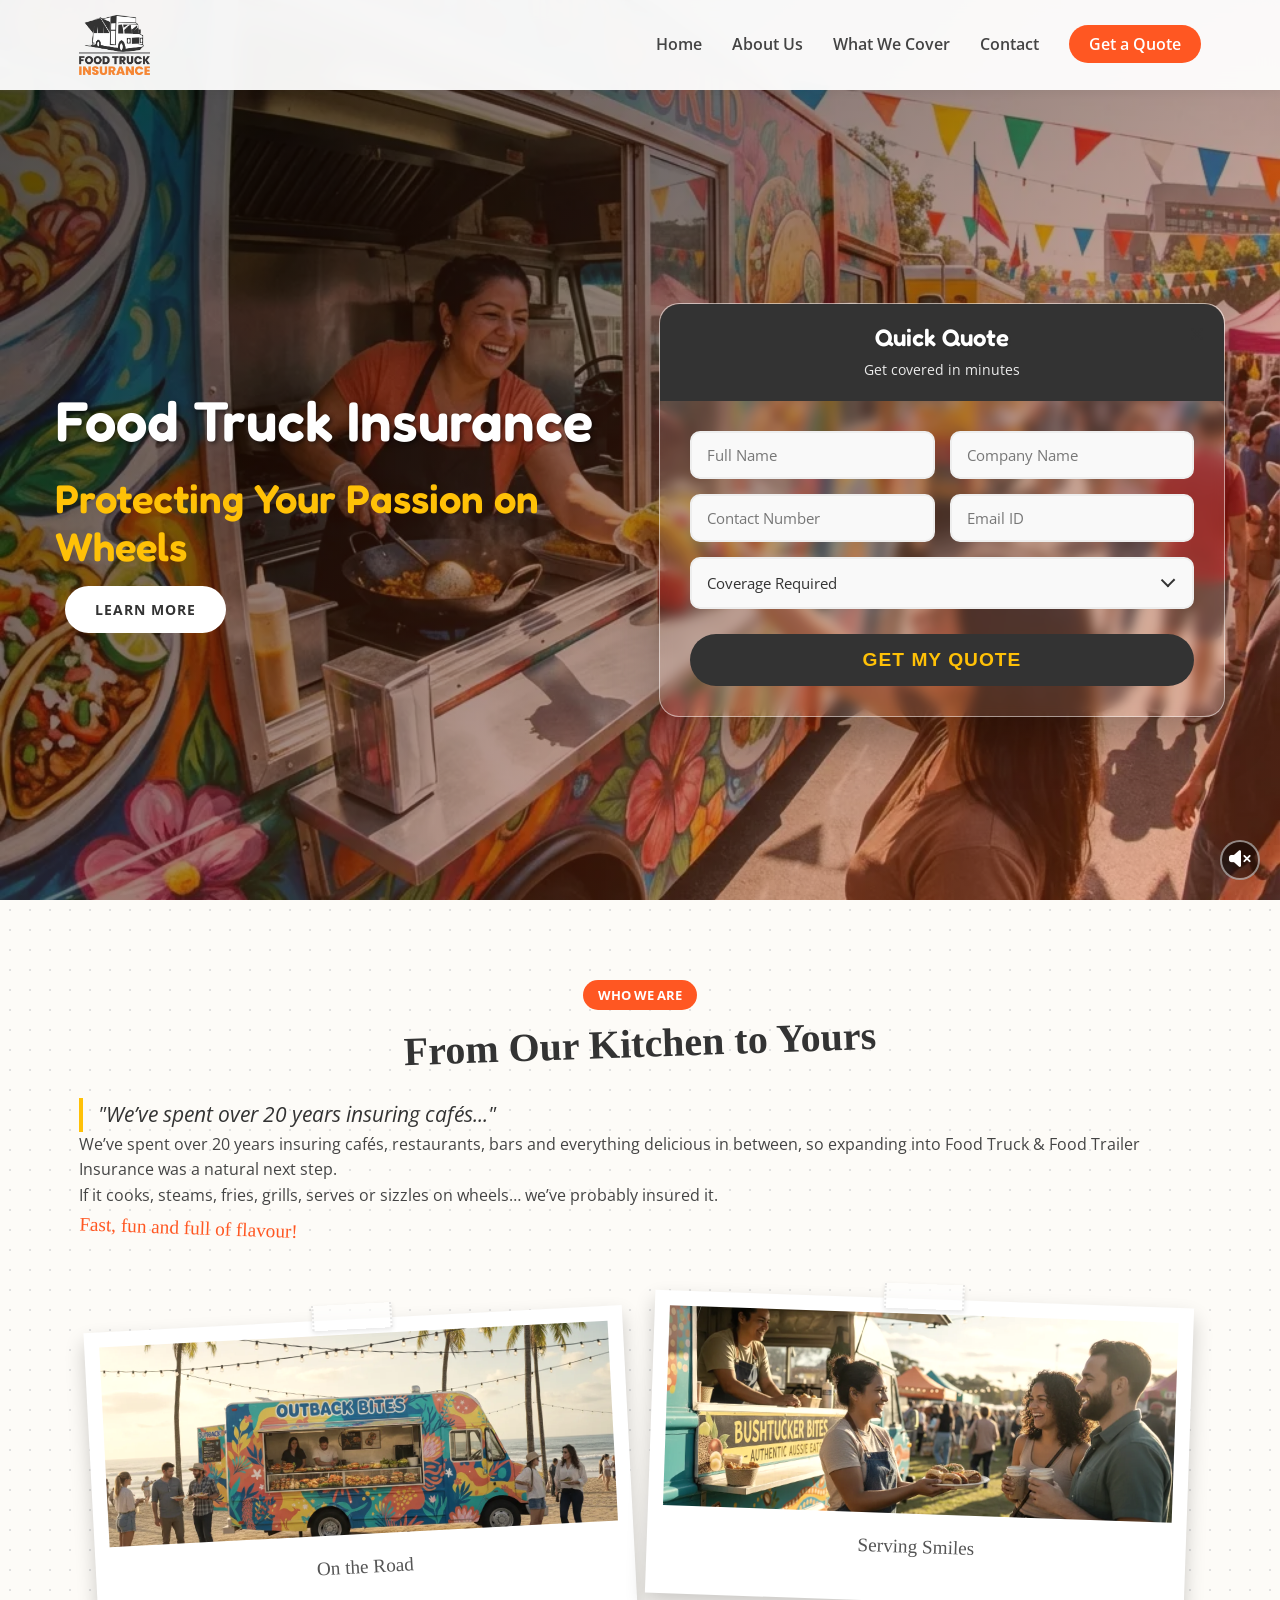
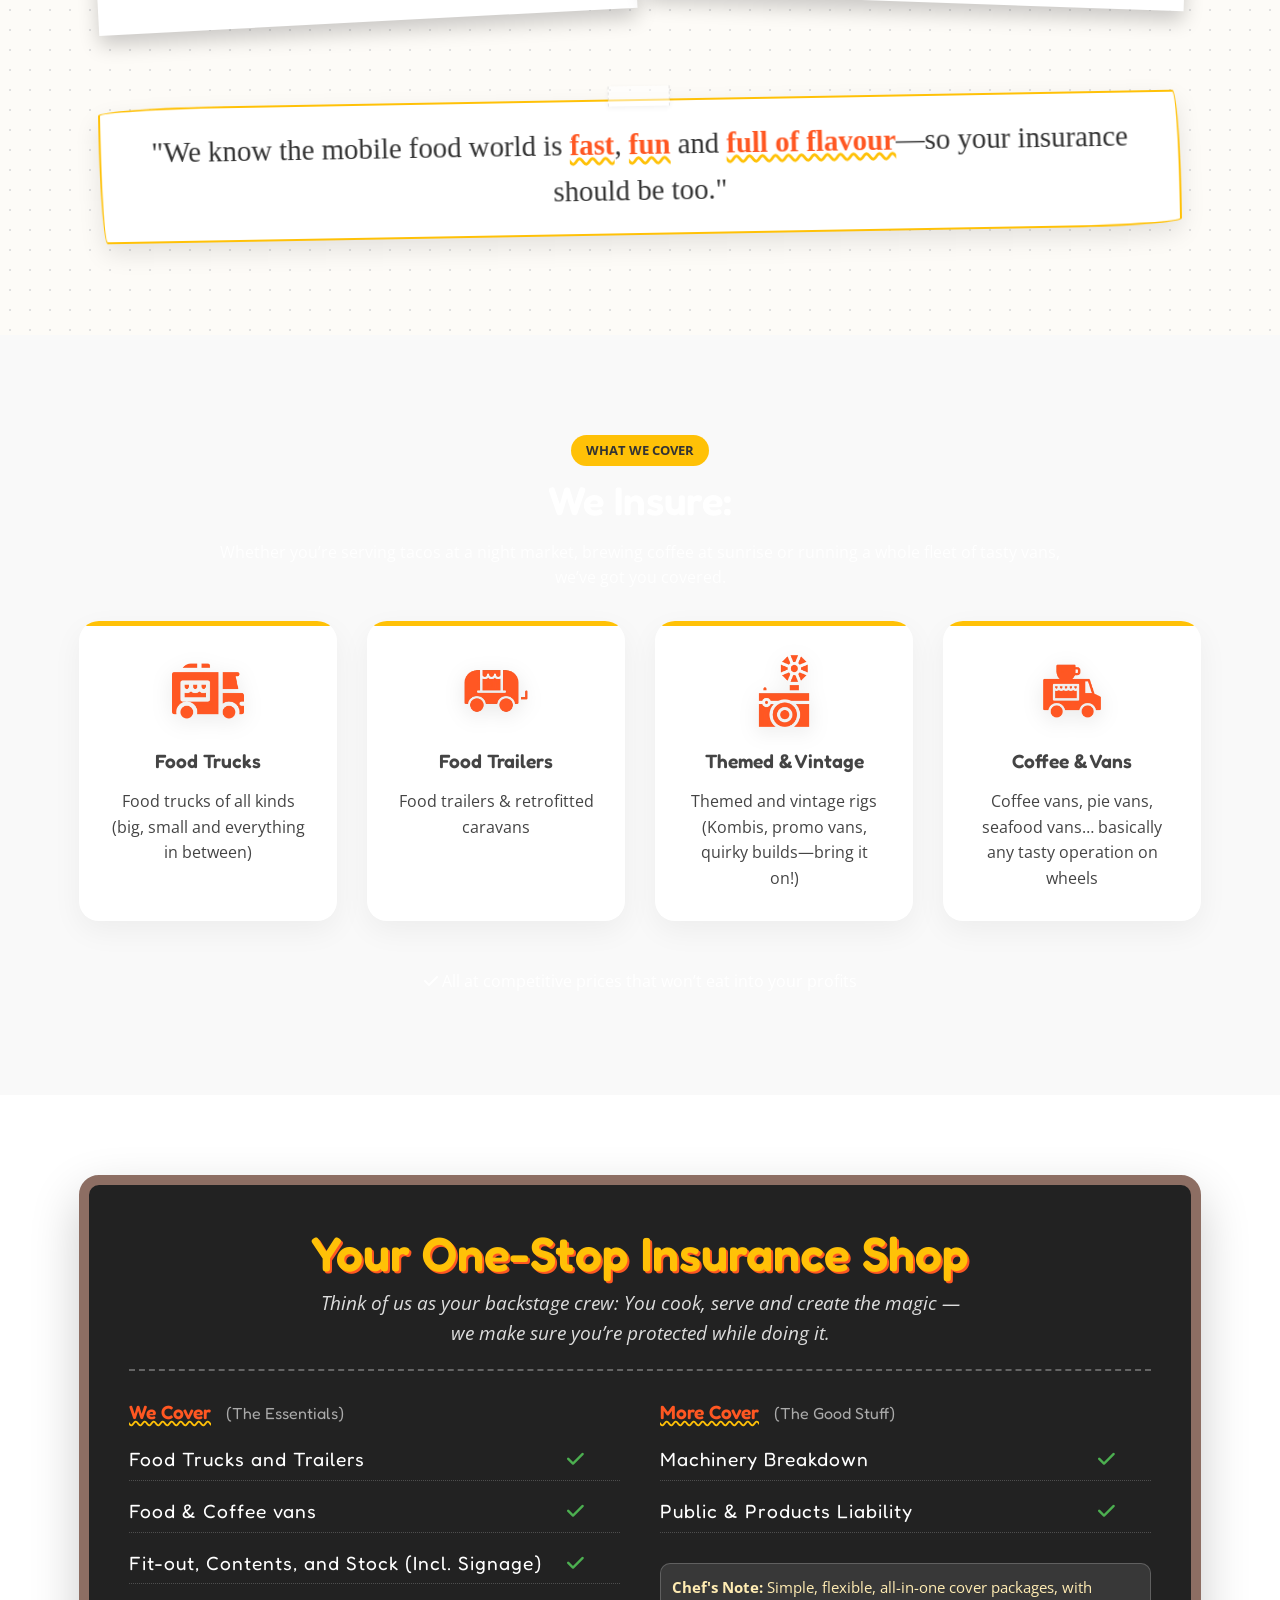
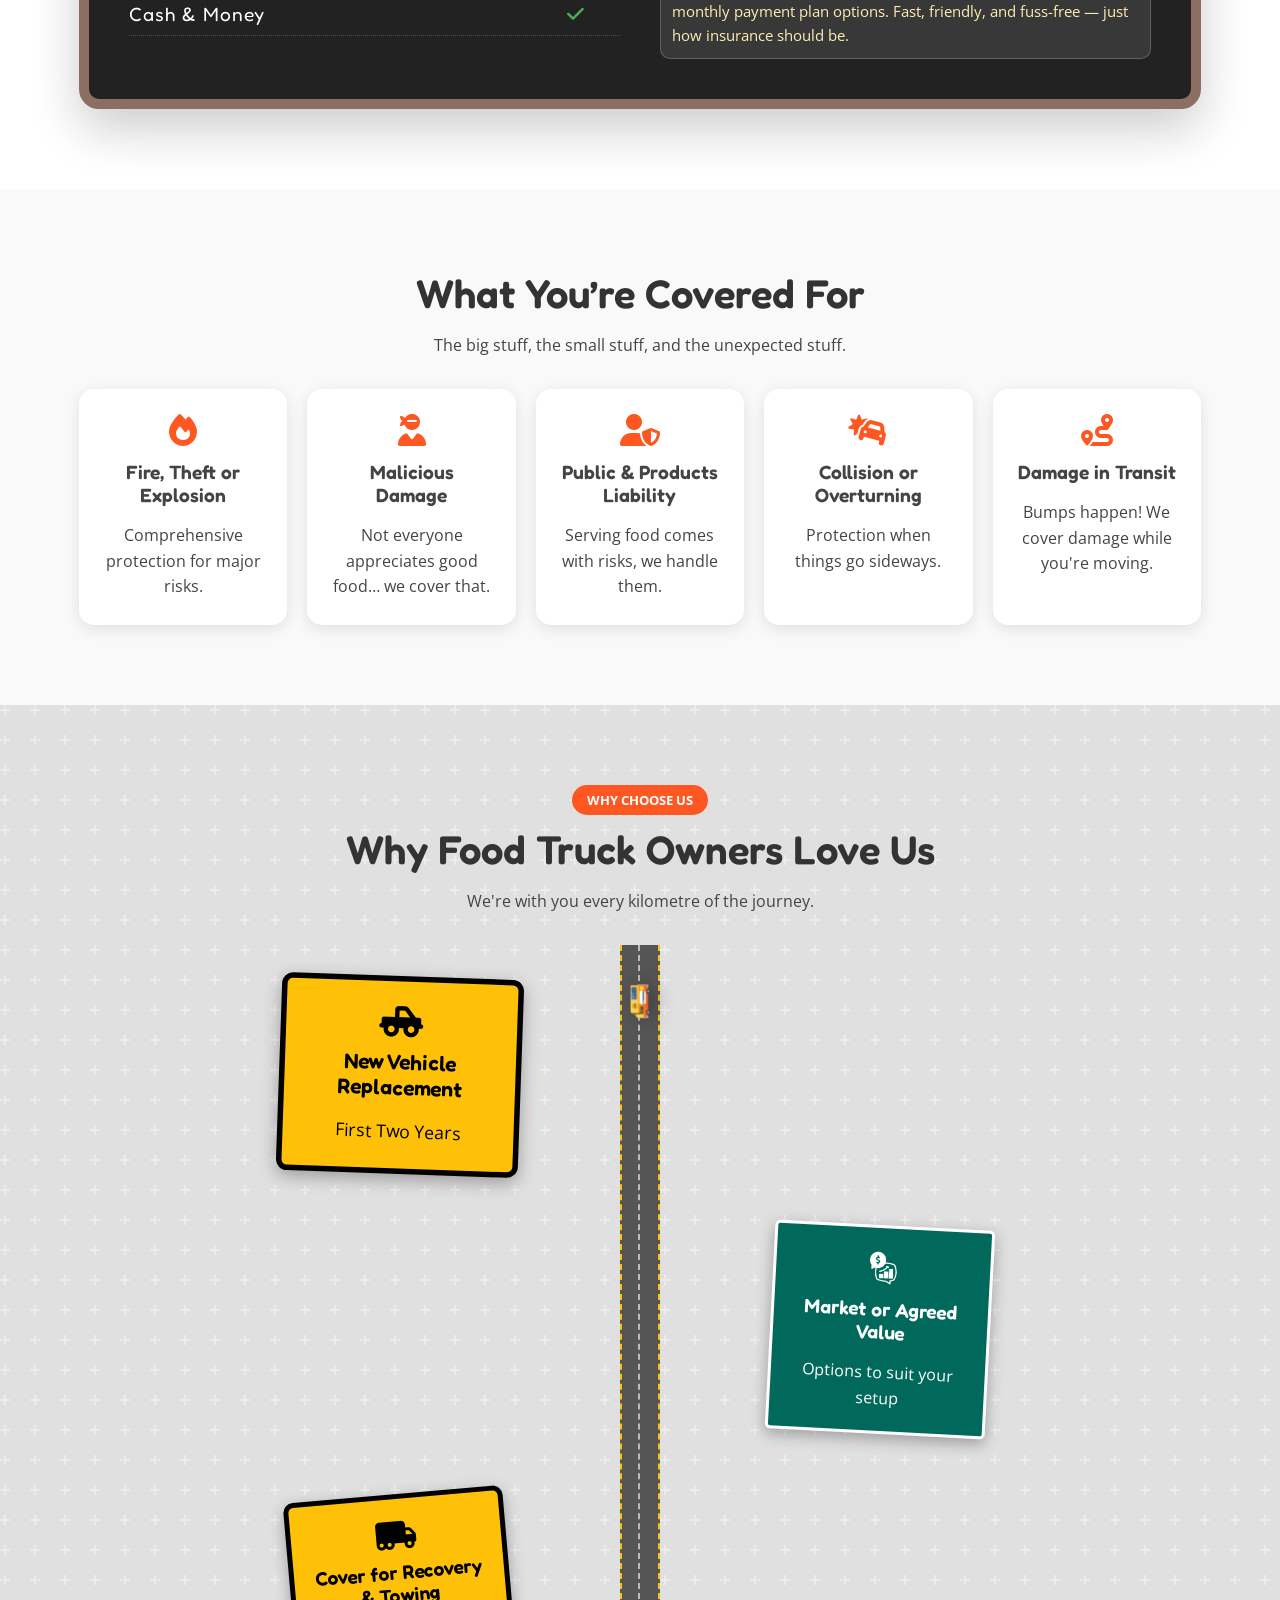
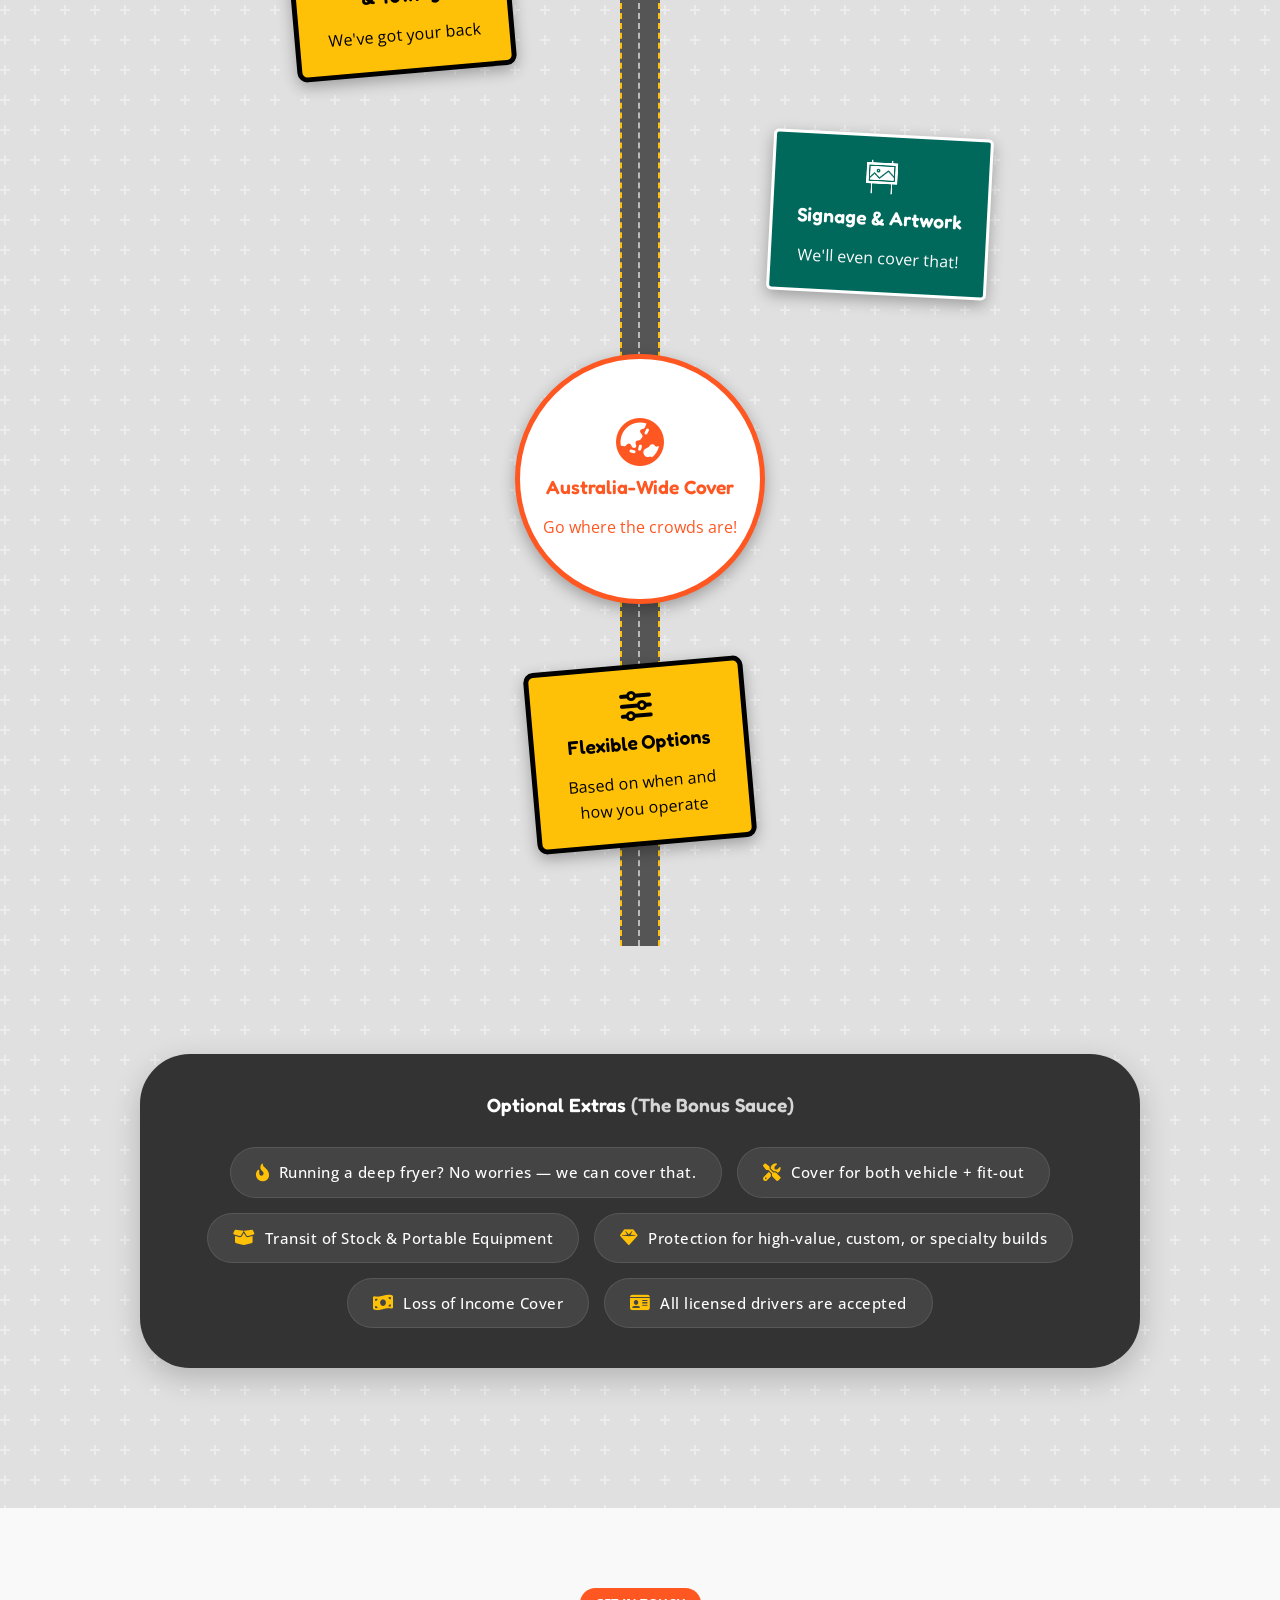
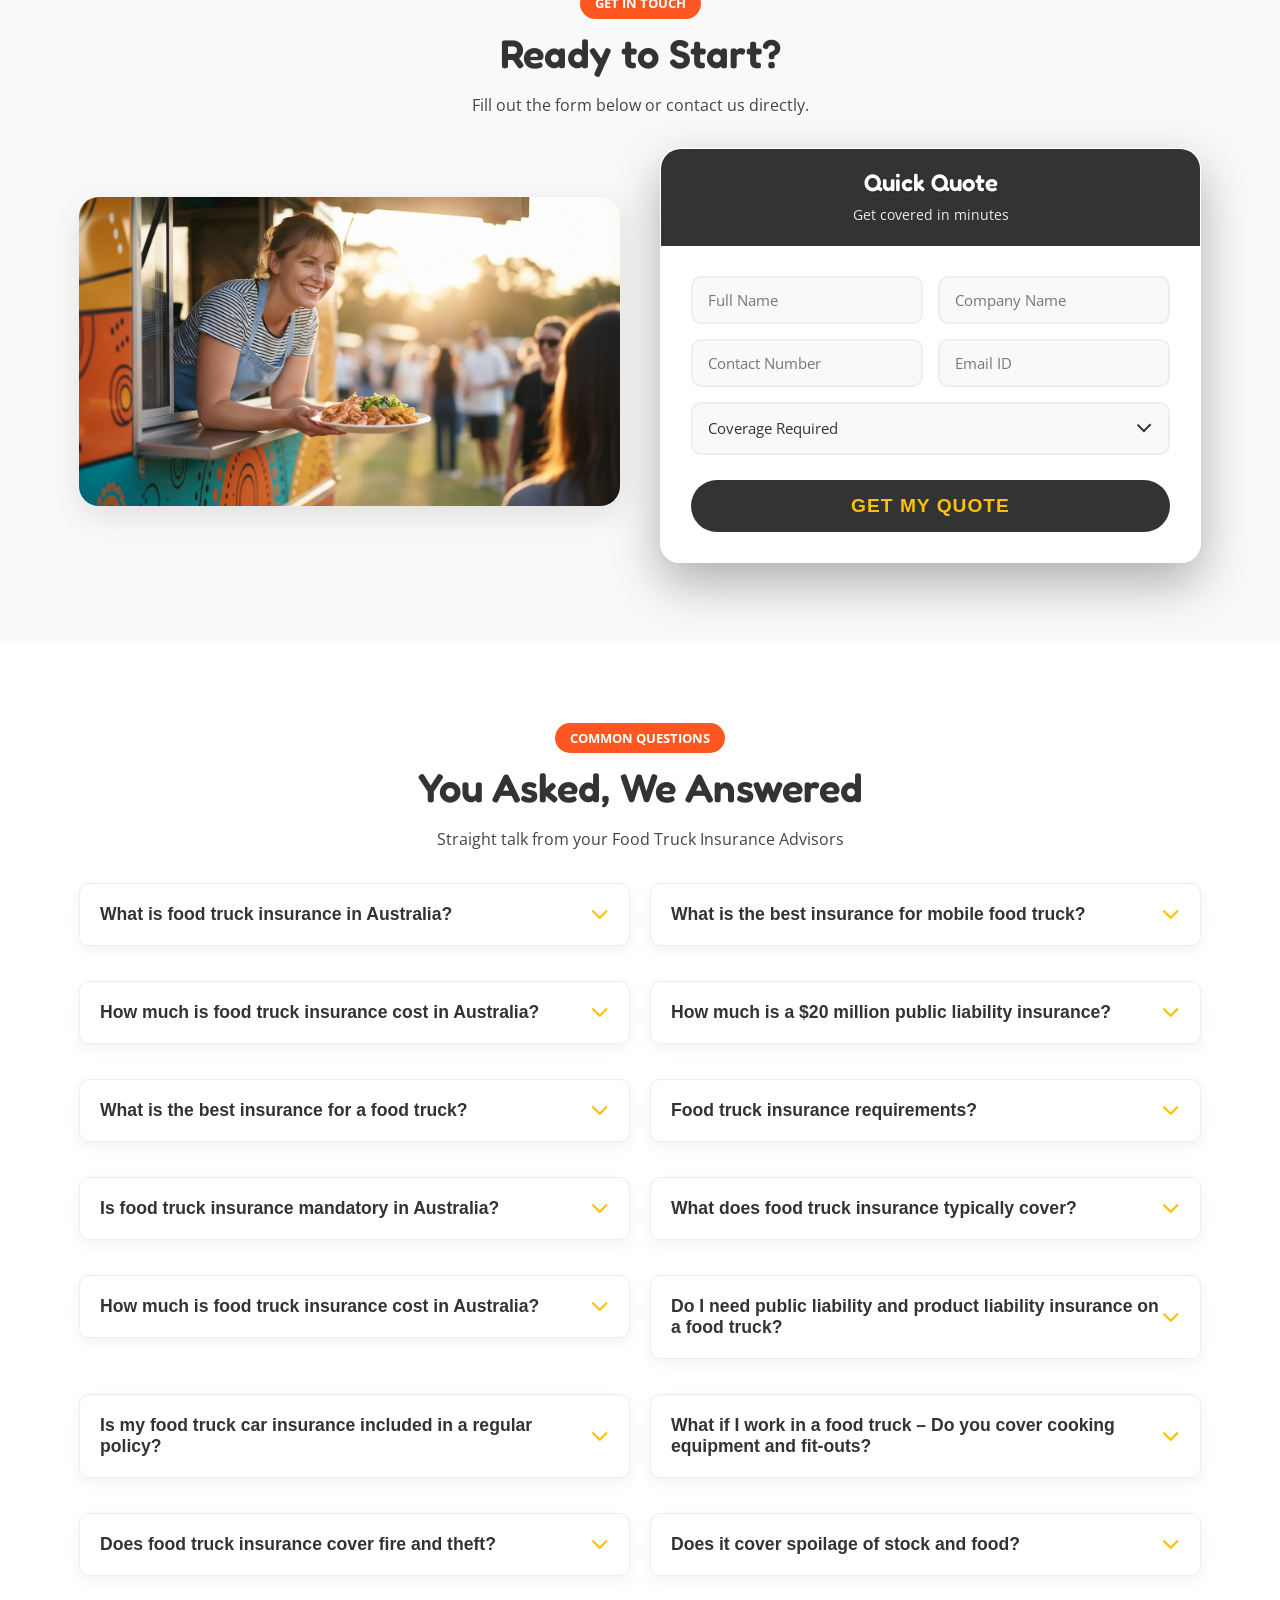
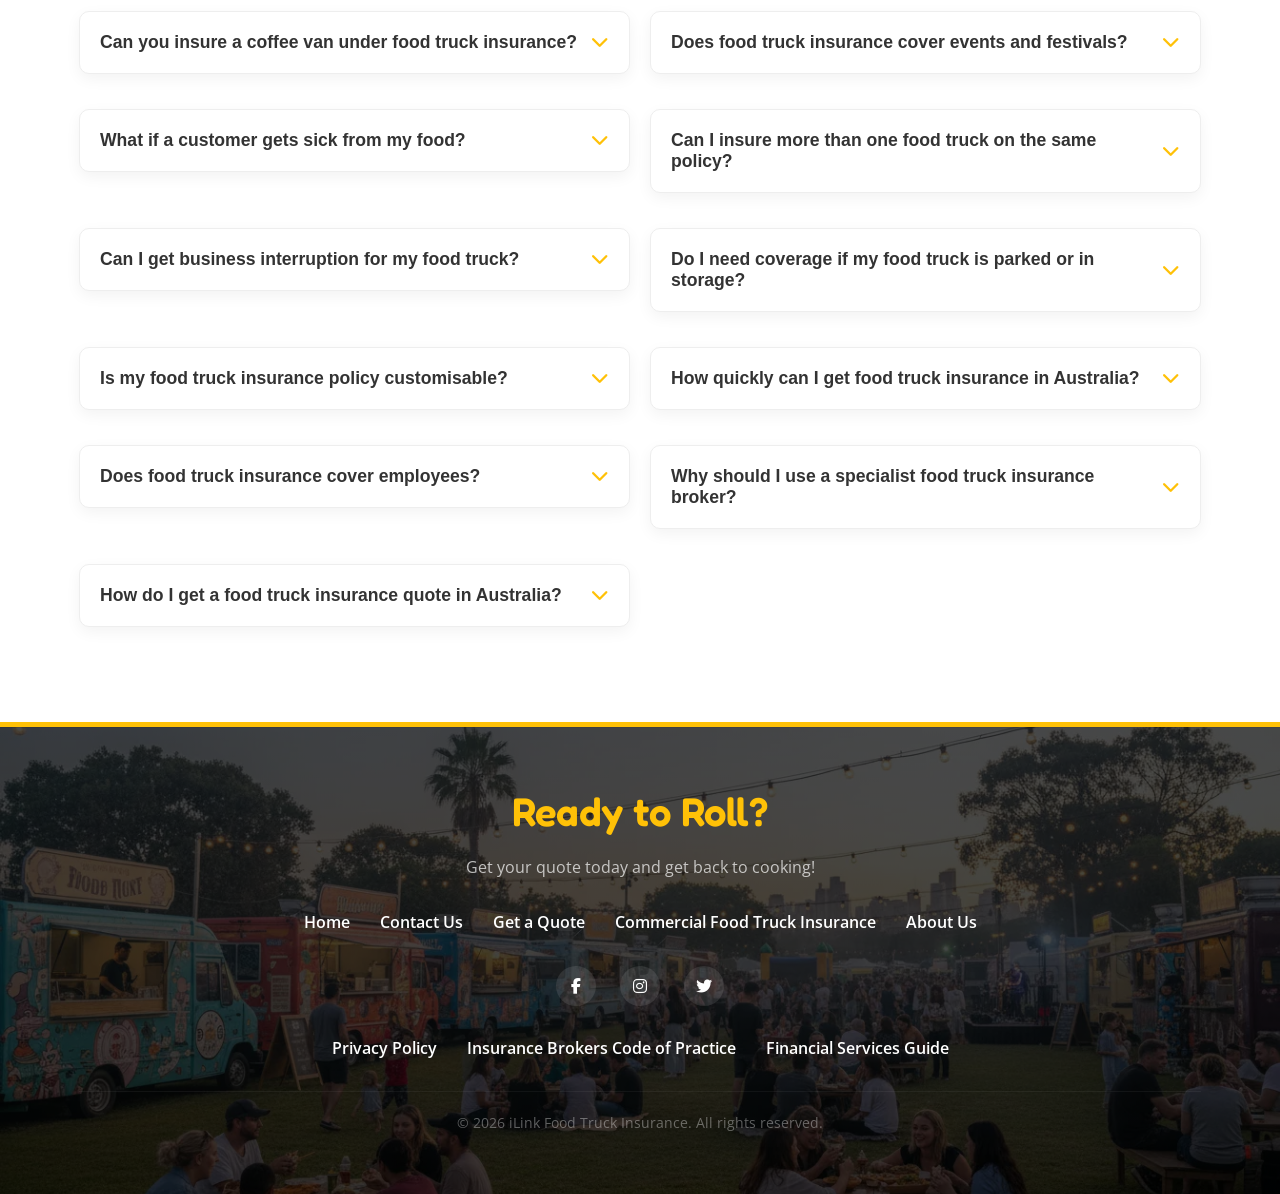
<file: index.html>
<!doctype html>
<html lang="en">

<head>
  <meta charset="UTF-8" />
  <meta name="viewport" content="width=device-width, initial-scale=1.0" />
  <title>Food Truck Insurance | Fast Public Liability Quotes</title>
  <meta name="description"
    content="Compare food truck insurance in Australia. Get fast, affordable public liability cover for your van, equipment & catering business. Get your quote today." />
  <meta name="robots" content="index, follow" />
  <link rel="icon" href="/favicon.ico" sizes="any" />
  <link rel="icon" type="image/webp" sizes="48x48" href="/favicon.webp" />
  <link rel="apple-touch-icon" sizes="180x180" href="/apple-touch-icon.webp" />

  <!-- Google Fonts -->
  <link rel="preconnect" href="https://fonts.googleapis.com" />
  <link rel="preconnect" href="https://fonts.gstatic.com" crossorigin />
  <link
    href="https://fonts.googleapis.com/css2?family=Fredoka:wght@300;400;600&family=Open+Sans:wght@400;600;700&display=swap"
    rel="stylesheet" media="print" onload="this.media = 'all'" />
  <!-- Icons -->
  <link rel="preconnect" href="https://cdnjs.cloudflare.com" crossorigin>

  <link rel="stylesheet" href="https://cdnjs.cloudflare.com/ajax/libs/font-awesome/6.4.0/css/all.min.css" media="print"
    onload="this.media='all'">


  <link rel="stylesheet" href="style.css" />
  <link rel="canonical" href="https://foodtruckinsurance.com.au/" />
  <link rel="preload" as="image" href="assets/hero-poster.webp" fetchpriority="high">

  <meta name="google-site-verification" content="nEyloXKjUVuiM9DTyxJ5RnHQcfN_oiZ00jUdY6MnLyM" />
  <meta property="og:locale" content="en_AU" />
  <meta property="og:type" content="website" />
  <meta property="og:title" content="Food Truck Insurance | Fast Public Liability Quotes" />
  <meta property="og:description"
    content="Compare food truck insurance in Australia. Get fast, affordable public liability cover for your van, equipment & catering business. Get your quote today." />
  <meta property="og:url" content="https://foodtruckinsurance.com.au/" />
  <meta property="og:site_name" content="Food Truck Insurance" />
  <meta property="og:image" content="https://foodtruckinsurance.com.au/assets/hero-poster.webp" />

  <!-- Google tag (gtag.js) -->
  <script async src="https://www.googletagmanager.com/gtag/js?id=G-EWH4H9NRTN"></script>
  <script>
    window.dataLayer = window.dataLayer || [];
    function gtag() {
      dataLayer.push(arguments);
    }
    gtag("js", new Date());

    gtag("config", "G-EWH4H9NRTN");
  </script>
  <script type="application/ld+json">
      {
        "@context": "https://schema.org",
        "@graph": [
          {
            "@type": "WebPage",
            "@id": "https://foodtruckinsurance.com.au/#web",
            "url": "https://foodtruckinsurance.com.au/",
            "name": "Food truck insurance"
          },
          {
            "@type": "LocalBusiness",
            "@id": "https://foodtruckinsurance.com.au/#biz",
            "name": "Food truck insurance",
            "url": "https://foodtruckinsurance.com.au/",
            "image": "https://foodtruckinsurance.com.au/assets/Food%20Truck%20Ins_Logo_Tran.webp",
            "telephone": "+611300170328",
            "priceRange": "$$",
            "areaServed": "Australia",
            "address": {
              "@type": "PostalAddress",
              "streetAddress": "Suite 16, Level 2, 1 Ricketts Road",
              "addressLocality": "Mount Waverley",
              "addressRegion": "VIC",
              "postalCode": "3149",
              "addressCountry": "AU"
            },
            "openingHoursSpecification": [
              {
                "@type": "OpeningHoursSpecification",
                "dayOfWeek": [
                  "Monday",
                  "Tuesday",
                  "Wednesday",
                  "Thursday",
                  "Friday"
                ],
                "opens": "09:00",
                "closes": "17:00"
              }
            ],
            "description": "Compare food truck insurance in Australia. Get fast, affordable public liability cover for your van, equipment & catering business. Get your quote today."
          },
          {
            "@type": "Service",
            "@id": "https://foodtruckinsurance.com.au/#service",
            "serviceType": "Food Truck Insurance",
            "name": "Food Truck Insurance",
            "provider": {
              "@type": "Organization",
              "name": "Food Truck Insurance",
              "url": "https://foodtruckinsurance.com.au/",
              "logo": {
                "@type": "ImageObject",
                "url": "https://foodtruckinsurance.com.au/assets/Food%20Truck%20Ins_Logo_Tran.webp",
                "width": 600,
                "height": 60
              }
            },
            "url": "https://foodtruckinsurance.com.au/",
            "description": "Compare food truck insurance in Australia. Get fast, affordable public liability cover for your van, equipment & catering business. Get your quote today.",
            "areaServed": { "@type": "Country", "name": "Australia" },
            "category": "Commercial Food Truck Insurance",
            "audience": {
              "@type": "Audience",
              "audienceType": [
                "Food Truck Owners",
                "Mobile Food Vendors",
                "Coffee Vans",
                "Catering Trailers"
              ]
            }
          }
        ]
      }
    </script>
  <script type="application/ld+json">
      {
        "@context": "https://schema.org",
        "@type": "VideoObject",
        "name": "Food Truck Insurance",
        "description": "Compare food truck insurance in Australia. Get fast, affordable public liability cover for your van, equipment & catering business. Get your quote today.",
        "thumbnailUrl": [
          "https://foodtruckinsurance.com.au/assets/hero-poster.webp"
        ],
        "uploadDate": "2025-01-06T09:00:00+11:00",
        "duration": "PT30S",
        "contentUrl": "https://pub-b20fe231e4b74c4da0db6ef14285b391.r2.dev/foodtruck.mp4",
        "embedUrl": "https://foodtruckinsurance.com.au/",
        "inLanguage": "en-AU",
        "publisher": {
          "@type": "Organization",
          "name": "Food Truck Insurance",
          "url": "https://foodtruckinsurance.com.au/",
          "logo": {
            "@type": "ImageObject",
            "url": "https://foodtruckinsurance.com.au/assets/Food%20Truck%20Ins_Logo_Tran.webp",
            "width": 600,
            "height": 60
          }
        },
        "potentialAction": {
          "@type": "WatchAction",
          "target": "https://foodtruckinsurance.com.au/"
        }
      }
    </script>
  <script type="application/ld+json">
      {
        "@context": "https://schema.org",
        "@type": "FAQPage",
        "mainEntity": [
          {
            "@type": "Question",
            "name": "What is food truck insurance in Australia?",
            "acceptedAnswer": {
              "@type": "Answer",
              "text": "Food truck insurance is a specialised policy designed to protect mobile food businesses from risks such as vehicle damage, public liability claims, equipment loss, fire, theft, and business interruption."
            }
          },
          {
            "@type": "Question",
            "name": "What is the best insurance for mobile food truck?",
            "acceptedAnswer": {
              "@type": "Answer",
              "text": "Advisor's Take: The \"best\" insurance is the type of pack that includes Business and Vehicle. You can't just buy 3rd Party Property as a truckie, and NOT have Public Liability for your customers. A high-end policy would look something like this: Commercial Motor: For Comprehensive — Replaces or repairs your truck if damaged and covers loss of the insured vehicle (theft of truck). Public & Products Liability: If a customer slips or becomes ill from your food, you’ll be protected. Business Interruption: Helps you maintain cash flow if you are unable to trade because of an insured event."
            }
          },
          {
            "@type": "Question",
            "name": "How much is food truck insurance cost in Australia?",
            "acceptedAnswer": {
              "@type": "Answer",
              "text": "Advisor's Take: It depends, but generally somewhere between $800 and $2,500+ per year. Think of it like build cost: a stripped-back coffee van is cheaper to insure than a big truck with deep fryers and grills. Key factors include: Your vehicle & gear value: Make sure you are sufficiently covered for the entire replacement cost. Your Menu: Frying foods in hot oil (fryers) is riskier than steaming dumplings. Location: Where you trade and leave the truck overnight."
            }
          },
          {
            "@type": "Question",
            "name": "How much is a $20 million public liability insurance?",
            "acceptedAnswer": {
              "@type": "Answer",
              "text": "Advisor's Take: Public Liability will cost you between $400 - $600/year for a standalone policy. But the good news is most food truckers tie this in with their vehicle insurance for a discount. Hint: 99% of councils and event organisers across Australia demand at least $20 Million coverage to allow you to trade - don’t settle for less!"
            }
          },
          {
            "@type": "Question",
            "name": "What is the best insurance for a food truck?",
            "acceptedAnswer": {
              "@type": "Answer",
              "text": "Advisor's Take: The \"best\" insurance is a comprehensive pack that covers both your Business and your Vehicle. Don't just get Third Party Property for the truck and forget Public Liability for your customers. A top-tier policy looks like this: Commercial Motor Insurance: Covers your truck if it's damaged or stolen (Comprehensive). Public & Products Liability: Covers you if a customer slips or gets sick from your food. Business Interruption: Keeps cash flow moving if you can't trade due to an insured event."
            }
          },
          {
            "@type": "Question",
            "name": "Food truck insurance requirements?",
            "acceptedAnswer": {
              "@type": "Answer",
              "text": "Advisor's Take: For getting permitted and secured, here is your quick guide: Public Liability ($20M): Required for almost all council permits and festival entry. Third Party Property / Comprehensive Motor: Required to drive on the road. Workers Compensation: Required by law in most states if employing staff (even casual staff!). With those on hand, you’re green-lit and ready to roll!"
            }
          },
          {
            "@type": "Question",
            "name": "Is food truck insurance mandatory in Australia?",
            "acceptedAnswer": {
              "@type": "Answer",
              "text": "Yes. Public liability insurance is usually mandatory to operate at councils, events, and markets across Australia. Vehicle insurance is also legally required if the truck is driven on public roads."
            }
          },
          {
            "@type": "Question",
            "name": "What does food truck insurance typically cover?",
            "acceptedAnswer": {
              "@type": "Answer",
              "text": "Food truck insurance can include vehicle insurance, public liability, product liability, equipment cover, stock spoilage, fire and theft, and optional business interruption protection."
            }
          },
          {
            "@type": "Question",
            "name": "How much is food truck insurance cost in Australia?",
            "acceptedAnswer": {
              "@type": "Answer",
              "text": "The amount changes based on truck value, location, turnover and cover level. The average food truck insurance cost ranges from a few hundred dollars per year and goes up depending on specific risks."
            }
          },
          {
            "@type": "Question",
            "name": "Do I need public liability and product liability insurance on a food truck?",
            "acceptedAnswer": {
              "@type": "Answer",
              "text": "Yes. Public liability insurance covers any injuries or damage caused to third parties and product liability deals with claims resulting from food poisoning or contaminated food that has been sold by the business."
            }
          },
          {
            "@type": "Question",
            "name": "Is my food truck car insurance included in a regular policy?",
            "acceptedAnswer": {
              "@type": "Answer",
              "text": "No. A standard car policy will not be sufficient. You require a specialist commercial food truck or commercial motor insurance policy that covers your truck and its fitted equipment."
            }
          },
          {
            "@type": "Question",
            "name": "What if I work in a food truck – Do you cover cooking equipment and fit-outs?",
            "acceptedAnswer": {
              "@type": "Answer",
              "text": "Yes. Built in and portable equipment – most policies cover fixed as well as detachable items such as grills, fryers, refrigerators, coffee machines etc. (subject to policy restrictions & conditions)."
            }
          },
          {
            "@type": "Question",
            "name": "Does food truck insurance cover fire and theft?",
            "acceptedAnswer": {
              "@type": "Answer",
              "text": "Yes. Fire and theft protection may be included or added to protect your food truck, equipment, and inventory from unforeseen losses."
            }
          },
          {
            "@type": "Question",
            "name": "Does it cover spoilage of stock and food?",
            "acceptedAnswer": {
              "@type": "Answer",
              "text": "Yes. Some food truck policies include stock and spoilage insurance, covering loss caused by power failure, refrigeration breakdown or insured events."
            }
          },
          {
            "@type": "Question",
            "name": "Can you insure a coffee van under food truck insurance?",
            "acceptedAnswer": {
              "@type": "Answer",
              "text": "Absolutely. Food truck insurance isn’t just for trucks—it covers coffee vans, mobile cafés, and beverage trailers."
            }
          },
          {
            "@type": "Question",
            "name": "Does food truck insurance cover events and festivals?",
            "acceptedAnswer": {
              "@type": "Answer",
              "text": "Yes. With insurer approval, public and product liability insurance usually covers markets, festivals, and events."
            }
          },
          {
            "@type": "Question",
            "name": "What if a customer gets sick from my food?",
            "acceptedAnswer": {
              "@type": "Answer",
              "text": "Product liability insurance helps cover legal fees and compensation if a customer becomes ill from food sold, subject to policy terms."
            }
          },
          {
            "@type": "Question",
            "name": "Can I insure more than one food truck on the same policy?",
            "acceptedAnswer": {
              "@type": "Answer",
              "text": "Yes. Fleet and multi-vehicle policies are available and can be cost-effective for businesses with multiple food trucks or vans."
            }
          },
          {
            "@type": "Question",
            "name": "Can I get business interruption for my food truck?",
            "acceptedAnswer": {
              "@type": "Answer",
              "text": "Yes. Business interruption insurance can help replace lost income when your food truck cannot operate due to an insured event."
            }
          },
          {
            "@type": "Question",
            "name": "Do I need coverage if my food truck is parked or in storage?",
            "acceptedAnswer": {
              "@type": "Answer",
              "text": "Yes. Risks such as fire, theft, and vandalism still apply when the truck is parked or stored, so continuous cover is important."
            }
          },
          {
            "@type": "Question",
            "name": "Is my food truck insurance policy customisable?",
            "acceptedAnswer": {
              "@type": "Answer",
              "text": "Yes. Policies can be customised based on business size, menu type, and operating locations, all of which influence risk and premium."
            }
          },
          {
            "@type": "Question",
            "name": "How quickly can I get food truck insurance in Australia?",
            "acceptedAnswer": {
              "@type": "Answer",
              "text": "Many brokers offer fast quotes and same-day cover once payment is completed."
            }
          },
          {
            "@type": "Question",
            "name": "Does food truck insurance cover employees?",
            "acceptedAnswer": {
              "@type": "Answer",
              "text": "Optional workers compensation or personal accident cover can be added for employees and contractors."
            }
          },
          {
            "@type": "Question",
            "name": "Why should I use a specialist food truck insurance broker?",
            "acceptedAnswer": {
              "@type": "Answer",
              "text": "A specialist broker understands council rules, event requirements, and food-specific risks, helping secure appropriate cover at competitive premiums."
            }
          },
          {
            "@type": "Question",
            "name": "How do I get a food truck insurance quote in Australia?",
            "acceptedAnswer": {
              "@type": "Answer",
              "text": "You can obtain a quote online or by phone by providing details such as truck value, turnover, locations, and required cover types."
            }
          }
        ]
      }
    </script>
</head>

<body>
  <header>
    <!-- Navigation -->
    <nav class="navbar">
      <div class="container nav-container">
        <a href="#" class="logo">
          <img src="assets/Food Truck Ins_Logo_Tran.webp" alt="Food Truck Insurance" width="72" height="60" />
        </a>
        <a href="tel:1300170328" class="mobile-nav-number"><i class="fas fa-phone-alt"></i> 1300 170 328</a>
        <button class="menu-toggle" aria-label="Toggle navigation">
          <i class="fas fa-bars"></i>
        </button>
        <ul class="nav-links">
          <li><a href="#home">Home</a></li>
          <li><a href="#about">About Us</a></li>
          <li><a href="#cover">What We Cover</a></li>
          <li><a href="contact.html">Contact</a></li>
          <li><a href="#form" class="btn-nav">Get a Quote</a></li>
        </ul>
      </div>
    </nav>
  </header>

  <main>
    <!-- Hero Section -->
    <header id="home" class="hero">
      <div class="video-background">
        <video autoplay loop playsinline poster="assets/hero-poster.webp" id="hero-video">
          <source src="https://pub-b20fe231e4b74c4da0db6ef14285b391.r2.dev/foodtruck.mp4" type="video/mp4" />
          Your browser does not support the video tag.
        </video>
        <div class="overlay"></div>
        <audio id="bg-music" loop>
          <source src="assets/holiday-beach-music.mp3" type="audio/mpeg" />
        </audio>
      </div>
      <button id="muteToggle" class="mute-toggle" aria-label="Mute Video">
        <i class="fas fa-volume-up"></i>
      </button>
      <div class="container hero-content">
        <div class="hero-text">
          <h1 class="animate-pop">Food Truck Insurance</h1>
          <h2 class="animate-slide-up" style="margin-bottom: 1rem">
            <span class="text-gradient">Protecting Your Passion on Wheels</span>
          </h2>

          <div class="hero-buttons animate-slide-up delay-1">
            <a href="#form" class="btn btn-primary desktop-hidden">Get Quote <i class="fas fa-arrow-right"></i></a>
            <a href="#about" class="btn btn-secondary">Learn More</a>
          </div>
        </div>
        <div class="contact-form-container hero-form" id="quoteForm">
          <button class="close-form-btn" id="closeFormBtn" aria-label="Close Quote Form">
            <i class="fas fa-times"></i>
          </button>
          <div class="form-header">
            <h3>Quick Quote</h3>
            <p>Get covered in minutes</p>
          </div>
          <form class="simple-form" action="zoho/forms/sendmail.php" method="POST">
            <div class="form-row">
              <input type="text" name="full_name" placeholder="Full Name" required />
              <input type="text" name="company_name" placeholder="Company Name" />
            </div>
            <div class="form-row">
              <input type="tel" name="contact_number" placeholder="Contact Number" required />
              <input type="email" name="email_id" placeholder="Email ID" required />
            </div>
            <div class="form-row">
              <div class="custom-select-wrapper">
                <div class="custom-select">
                  <div class="custom-select__trigger">
                    <span>Coverage Required</span>
                    <div class="arrow"></div>
                  </div>
                  <div class="custom-options">
                    <label class="custom-option">
                      <input type="checkbox" name="coverage_required[]" value="food-truck-van" />
                      Food Truck/Van
                    </label>
                    <label class="custom-option">
                      <input type="checkbox" name="coverage_required[]" value="liability" />
                      Public and Products Liability
                    </label>
                    <label class="custom-option">
                      <input type="checkbox" name="coverage_required[]" value="business-interruption" />
                      Business Interruption
                    </label>
                    <label class="custom-option">
                      <input type="checkbox" name="coverage_required[]" value="personal-accident" />
                      Personal Accident and Sickness cover
                    </label>
                    <label class="custom-option">
                      <input type="checkbox" name="coverage_required[]" value="all" />
                      All of the above
                    </label>
                  </div>
                </div>
              </div>
            </div>
            <button type="submit" class="btn btn-primary btn-lg mt-3">
              Get My Quote
            </button>
          </form>
        </div>
        <div class="open-form-container" id="openFormContainer" style="display: none">
          <button class="btn btn-primary btn-lg pulse-animation" id="openFormBtn">
            <i class="fas fa-file-invoice-dollar"></i> Get a Quote
          </button>
        </div>
      </div>
    </header>

    <!-- Mobile Quote Section (Visible only on mobile) -->
    <section id="mobile-quote-section" class="section mobile-quote-section" style="display: none">
      <div class="container">
        <div class="contact-form-container" id="quoteFormMobile">
          <div class="form-header">
            <h3>Quick Quote</h3>
            <p>Get covered in minutes</p>
          </div>
          <form class="simple-form" action="zoho/forms/sendmail.php" method="POST">
            <div class="form-row">
              <input type="text" name="full_name" placeholder="Full Name" required />
              <input type="text" name="company_name" placeholder="Company Name" />
            </div>
            <div class="form-row">
              <input type="tel" name="contact_number" placeholder="Contact Number" required />
              <input type="email" name="email_id" placeholder="Email ID" required />
            </div>
            <div class="form-row">
              <div class="custom-select-wrapper">
                <div class="custom-select">
                  <div class="custom-select__trigger">
                    <span>Coverage Required</span>
                    <div class="arrow"></div>
                  </div>
                  <div class="custom-options">
                    <label class="custom-option">
                      <input type="checkbox" name="coverage_required[]" value="food-truck-van" />
                      Food Truck/Van
                    </label>
                    <label class="custom-option">
                      <input type="checkbox" name="coverage_required[]" value="liability" />
                      Public and Products Liability
                    </label>
                    <label class="custom-option">
                      <input type="checkbox" name="coverage_required[]" value="business-interruption" />
                      Business Interruption
                    </label>
                    <label class="custom-option">
                      <input type="checkbox" name="coverage_required[]" value="personal-accident" />
                      Personal Accident and Sickness cover
                    </label>
                    <label class="custom-option">
                      <input type="checkbox" name="coverage_required[]" value="all" />
                      All of the above
                    </label>
                  </div>
                </div>
              </div>
            </div>
            <button type="submit" class="btn btn-primary btn-lg mt-3">
              Get My Quote
            </button>
          </form>
        </div>
      </div>
    </section>

    <!-- Who We Are (Scrapbook Style) -->
    <section id="about" class="section about-section scrapbook-theme">
      <div class="container">
        <div class="section-header text-center">
          <span class="badge">Who We Are</span>
          <h2 class="handwritten-title">From Our Kitchen to Yours</h2>
        </div>
        <div class="row align-items-center">
          <div class="col-md-6">
            <div class="scrapbook-text">
              <p class="lead">
                "We’ve spent over 20 years insuring cafés..."
              </p>
              <p>
                We’ve spent over 20 years insuring cafés, restaurants, bars
                and everything delicious in between, so expanding into Food
                Truck & Food Trailer Insurance was a natural next step.
              </p>
              <p>
                If it cooks, steams, fries, grills, serves or sizzles on
                wheels… we’ve probably insured it.
              </p>
              <p class="handwritten-note">Fast, fun and full of flavour!</p>
            </div>
          </div>
          <div class="col-md-6">
            <div class="scrapbook-photos side-by-side">
              <div class="polaroid p-left">
                <div class="tape"></div>
                <img src="assets/images/2.webp" alt="commercial food truck insurance" />
                <div class="caption">On the Road</div>
              </div>
              <div class="polaroid p-right">
                <div class="tape"></div>
                <img src="assets/images/1.webp" alt="insurance for food trucks" />
                <div class="caption">Serving Smiles</div>
              </div>
            </div>
          </div>
        </div>

        <!-- Unique Flavor Quote -->
        <div class="flavor-quote-container text-center">
          <div class="flavor-quote">
            "We know the mobile food world is
            <span class="highlight-text">fast</span>,
            <span class="highlight-text">fun</span> and
            <span class="highlight-text">full of flavour</span>—so your
            insurance should be too."
          </div>
        </div>
      </div>
    </section>

    <!-- What We Cover -->
    <section id="cover" class="section cover-section">
      <div class="container">
        <div class="section-header text-center">
          <span class="badge badge-white">What We Cover</span>
          <h2 class="text-white">We Insure:</h2>
          <p class="text-white-50">
            Whether you’re serving tacos at a night market, brewing coffee at
            sunrise or running a whole fleet of tasty vans, <br />
            we’ve got you covered.
          </p>
        </div>
        <div class="grid-cards">
          <div class="card">
            <div class="icon-box">
              <img src="assets/food-truck.webp" alt="Food Truck Insurance Australia" />
            </div>
            <h3>Food Trucks</h3>
            <p>
              Food trucks of all kinds (big, small and everything in between)
            </p>
          </div>
          <div class="card">
            <div class="icon-box">
              <img src="assets/food trailers.webp" alt="Food Trailers Insurance" />
            </div>
            <h3>Food Trailers</h3>
            <p>Food trailers & retrofitted caravans</p>
          </div>
          <div class="card">
            <div class="icon-box">
              <img src="assets/tehem vintage.webp" alt="Food Van Insurance" />
            </div>
            <h3>Themed & Vintage</h3>
            <p>
              Themed and vintage rigs (Kombis, promo vans, quirky builds—bring
              it on!)
            </p>
          </div>
          <div class="card">
            <div class="icon-box">
              <img src="assets/coffee vans.webp" alt="Best Food Truck Insurance" />
            </div>
            <h3>Coffee & Vans</h3>
            <p>
              Coffee vans, pie vans, seafood vans… basically any tasty
              operation on wheels
            </p>
          </div>
        </div>
        <div class="text-center mt-5">
          <p class="competitive-prices-text">
            <i class="fas fa-check text-warning"></i> All at competitive
            prices that won’t eat into your profits
          </p>
        </div>
      </div>
    </section>

    <!-- One Stop Shop (Menu Board Style) -->
    <section class="section menu-board-section">
      <div class="container">
        <div class="menu-board">
          <div class="menu-header">
            <h2>Your One-Stop Insurance Shop</h2>
            <p>
              Think of us as your backstage crew: You cook, serve and create
              the magic — <br />
              we make sure you’re protected while doing it.
            </p>
          </div>
          <div class="menu-content">
            <div class="menu-column">
              <h3>
                <span class="highlight-title">We Cover</span>
                <span class="small">(The Essentials)</span>
              </h3>
              <ul class="menu-items">
                <li>
                  <span class="item-name">Food Trucks and Trailers</span>
                  <span class="item-check"><i class="fas fa-check"></i></span>
                </li>
                <li>
                  <span class="item-name">Food & Coffee vans</span>
                  <span class="item-check"><i class="fas fa-check"></i></span>
                </li>
                <li>
                  <span class="item-name">Fit-out, Contents, and Stock (Incl. Signage)
                  </span>
                  <span class="item-check"><i class="fas fa-check"></i></span>
                </li>
                <li>
                  <span class="item-name">Cash & Money</span>
                  <span class="item-check"><i class="fas fa-check"></i></span>
                </li>
              </ul>
            </div>
            <div class="menu-column">
              <h3>
                <span class="highlight-title">More Cover</span>
                <span class="small">(The Good Stuff)</span>
              </h3>
              <ul class="menu-items">
                <li>
                  <span class="item-name">Machinery Breakdown</span>
                  <span class="item-check"><i class="fas fa-check"></i></span>
                </li>
                <li>
                  <span class="item-name">Public & Products Liability</span>
                  <span class="item-check"><i class="fas fa-check"></i></span>
                </li>
              </ul>
              <div class="menu-note">
                <p>
                  <strong>Chef's Note:</strong> Simple, flexible, all-in-one
                  cover packages, with monthly payment plan options. Fast,
                  friendly, and fuss-free — just how insurance should be.
                </p>
              </div>
            </div>
          </div>
        </div>
      </div>
    </section>

    <!-- What You're Covered For (Accordion/Grid) -->
    <section class="section details-section bg-light">
      <div class="container">
        <div class="section-header text-center">
          <h2>What You’re Covered For</h2>
          <p>The big stuff, the small stuff, and the unexpected stuff.</p>
        </div>
        <div class="grid-features">
          <div class="feature-item">
            <i class="fas fa-fire"></i>
            <h3>Fire, Theft or Explosion</h3>
            <p>Comprehensive protection for major risks.</p>
          </div>
          <div class="feature-item">
            <i class="fas fa-user-ninja"></i>
            <h3>Malicious Damage</h3>
            <p>Not everyone appreciates good food… we cover that.</p>
          </div>
          <div class="feature-item">
            <i class="fas fa-user-shield"></i>
            <h3>Public & Products Liability</h3>
            <p>Serving food comes with risks, we handle them.</p>
          </div>
          <div class="feature-item">
            <i class="fas fa-car-crash"></i>
            <h3>Collision or Overturning</h3>
            <p>Protection when things go sideways.</p>
          </div>
          <div class="feature-item">
            <i class="fas fa-route"></i>
            <h3>Damage in Transit</h3>
            <p>Bumps happen! We cover damage while you're moving.</p>
          </div>
        </div>
      </div>
    </section>

    <!-- Why Love Us (Aussie Road Trip Style) -->
    <section class="section why-us-section road-trip-theme">
      <div class="container">
        <div class="section-header text-center">
          <span class="badge">Why Choose Us</span>
          <h2>Why Food Truck Owners Love Us</h2>
          <p>We're with you every kilometre of the journey.</p>
        </div>

        <div class="road-trip-container">
          <div class="road-path"></div>
          <div class="moving-truck">
            <img src="assets/food-truck-top-view.webp" alt="Progressive Food Truck Insurance" width="60" height="33" />
          </div>

          <!-- Sign 1: New Vehicle -->
          <div class="road-stop stop-left">
            <div class="road-sign sign-warning">
              <div class="sign-content">
                <i class="fas fa-truck-pickup"></i>
                <h3>New Vehicle Replacement</h3>
                <p>First Two Years</p>
              </div>
            </div>
          </div>

          <!-- Sign 2: Market Value -->
          <div class="road-stop stop-right">
            <div class="road-sign sign-direction">
              <div class="sign-content">
                <img src="assets/market.webp" alt="Cheap Food Truck Insurance" class="sign-icon-img" width="40"
                  height="40" />
                <h3>Market or Agreed Value</h3>
                <p>Options to suit your setup</p>
              </div>
            </div>
          </div>

          <!-- Sign 3: Towing -->
          <div class="road-stop stop-left">
            <div class="road-sign sign-warning">
              <div class="sign-content">
                <i class="fas fa-truck-moving"></i>
                <h3>Cover for Recovery & Towing</h3>
                <p>We've got your back</p>
              </div>
            </div>
          </div>

          <!-- Sign 4: Signage -->
          <div class="road-stop stop-right">
            <div class="road-sign sign-direction">
              <div class="sign-content">
                <img src="assets/art.webp" alt="Food Truck Auto Insurance" class="sign-icon-img" width="40"
                  height="40" />
                <h3>Signage & Artwork</h3>
                <p>We'll even cover that!</p>
              </div>
            </div>
          </div>

          <!-- Sign 5: Australia Wide -->
          <div class="road-stop stop-center">
            <div class="road-sign sign-aussie">
              <div class="sign-content">
                <i class="fas fa-globe-asia"></i>
                <h3>Australia-Wide Cover</h3>
                <p>Go where the crowds are!</p>
              </div>
            </div>
          </div>

          <!-- Sign 6: Flexible Options -->
          <div class="road-stop stop-center" style="margin-top: 50px">
            <div class="road-sign sign-warning">
              <div class="sign-content">
                <i class="fas fa-sliders-h"></i>
                <h3>Flexible Options</h3>
                <p>Based on when and how you operate</p>
              </div>
            </div>
          </div>
        </div>

        <!-- Optional Extras (The Bonus Sauce) -->
        <!-- Optional Extras (The Bonus Sauce) -->
        <div class="sauce-panel-section mt-5">
          <div class="sauce-panel">
            <div class="section-header text-center">
              <h3 class="text-white">
                Optional Extras
                <span class="small text-white-50">(The Bonus Sauce)</span>
              </h3>
            </div>

            <div class="sauce-panel-grid">
              <div class="sauce-pill">
                <i class="fas fa-fire-alt"></i>
                <span>Running a deep fryer? No worries — we can cover that.</span>
              </div>
              <div class="sauce-pill">
                <i class="fas fa-tools"></i>
                <span>Cover for both vehicle + fit-out</span>
              </div>
              <div class="sauce-pill">
                <i class="fas fa-box-open"></i>
                <span>Transit of Stock & Portable Equipment</span>
              </div>
              <div class="sauce-pill">
                <i class="fas fa-gem"></i>
                <span>Protection for high-value, custom, or specialty
                  builds</span>
              </div>
              <div class="sauce-pill">
                <i class="fas fa-money-bill-wave"></i>
                <span>Loss of Income Cover</span>
              </div>
              <div class="sauce-pill">
                <i class="fas fa-id-card"></i>
                <span>All licensed drivers are accepted</span>
              </div>
            </div>
          </div>
        </div>
      </div>
    </section>

    <!-- Bottom Contact Section (Custom Split Layout) -->
    <section id="bottom-contact" class="section bg-light">
      <div class="container" id="form">
        <div class="section-header text-center">
          <span class="badge">Get in Touch</span>
          <h2>Ready to Start?</h2>
          <p>Fill out the form below or contact us directly.</p>
        </div>

        <div class="split-layout">
          <div class="split-image">
            <img src="assets/images/4.webp" alt="Food Truck Insurance Cost" width="565" height="323" />
            <span></span>
          </div>
          <div class="split-form">
            <!-- Contact Form (Duplicated from Hero) -->
            <div class="contact-form-container" style="max-width: 100%; transform: none">
              <div class="form-header">
                <h3>Quick Quote</h3>
                <p>Get covered in minutes</p>
              </div>
              <form class="simple-form" i action="zoho/forms/sendmail.php" method="POST">
                <div class="form-row">
                  <input type="text" name="full_name" placeholder="Full Name" required />
                  <input type="text" name="company_name" placeholder="Company Name" />
                </div>
                <div class="form-row">
                  <input type="tel" name="contact_number" placeholder="Contact Number" required />
                  <input type="email" name="email_id" placeholder="Email ID" required />
                </div>
                <div class="form-row">
                  <div class="custom-select-wrapper">
                    <div class="custom-select">
                      <div class="custom-select__trigger">
                        <span>Coverage Required</span>
                        <div class="arrow"></div>
                      </div>
                      <div class="custom-options">
                        <label class="custom-option">
                          <input type="checkbox" name="coverage_required[]" value="food-truck-van" />
                          Food Truck/Van
                        </label>
                        <label class="custom-option">
                          <input type="checkbox" name="coverage_required[]" value="liability" />
                          Public and Products Liability
                        </label>
                        <label class="custom-option">
                          <input type="checkbox" name="coverage_required[]" value="business-interruption" />
                          Business Interruption
                        </label>
                        <label class="custom-option">
                          <input type="checkbox" name="coverage_required[]" value="personal-accident" />
                          Personal Accident and Sickness cover
                        </label>
                        <label class="custom-option">
                          <input type="checkbox" name="coverage_required[]" value="all" />
                          All of the above
                        </label>
                      </div>
                    </div>
                  </div>
                </div>
                <button type="submit" class="btn btn-primary btn-lg mt-3">
                  Get My Quote
                </button>
              </form>
            </div>
          </div>
        </div>
      </div>
    </section>

    <section id="faq" class="section faq-section">
      <div class="container">
        <div class="section-header text-center">
          <span class="badge">Common Questions</span>
          <h2>You Asked, We Answered</h2>
          <p>Straight talk from your Food Truck Insurance Advisors</p>
        </div>
        <div class="faq-container">
          <!-- 1. What is food truck insurance in Australia? -->
          <div class="faq-item">
            <button class="faq-question">
              What is food truck insurance in Australia?
              <i class="fas fa-chevron-down"></i>
            </button>
            <div class="faq-answer">
              <div class="answer-content">
                <p>
                  Food truck insurance is a specialised policy designed to
                  protect mobile food businesses from risks such as vehicle
                  damage, public liability claims, equipment loss, fire,
                  theft, and business interruption.
                </p>
              </div>
            </div>
          </div>
          <!-- 1. Best Insurance (Mobile) - NEW -->
          <div class="faq-item">
            <button class="faq-question">
              What is the best insurance for mobile food truck?
              <i class="fas fa-chevron-down"></i>
            </button>
            <div class="faq-answer">
              <div class="answer-content">
                <p>
                  <strong>Advisor's Take:</strong> The "best" insurance is the
                  type of pack that includes <strong>Business</strong> and
                  <strong>Vehicle</strong>.
                </p>
                <p>
                  You can't just buy 3rd Party Property as a truckie, and NOT
                  have Public Liability for your customers. A high-end policy
                  would look something like this:
                </p>
                <ul>
                  <li>
                    <strong>Commercial Motor:</strong> For Comprehensive —
                    Replaces or repairs your truck if damaged and covers loss
                    of the insured vehicle (theft of truck).
                  </li>
                  <li>
                    <strong>Public & Products Liability:</strong> If a
                    customer slips or becomes ill from your food, you’ll be
                    protected.
                  </li>
                  <li>
                    <strong>Business Interruption:</strong> Helps you maintain
                    cash flow if you are unable to trade because of an insured
                    event.
                  </li>
                </ul>
              </div>
            </div>
          </div>

          <!-- 2. Cost (Australia) - NEW -->
          <div class="faq-item">
            <button class="faq-question">
              How much is food truck insurance cost in Australia?
              <i class="fas fa-chevron-down"></i>
            </button>
            <div class="faq-answer">
              <div class="answer-content">
                <p>
                  <strong>Advisor's Take:</strong> It depends, but generally
                  somewhere between
                  <strong>$800 and $2,500+ per year</strong>.
                </p>
                <p>
                  Think of it like build cost: a stripped-back coffee van is
                  cheaper to insure than a big truck with deep fryers and
                  grills. Key factors include:
                </p>
                <ul>
                  <li>
                    <strong>Your vehicle & gear value:</strong> Make sure you
                    are sufficiently covered for the entire replacement cost.
                  </li>
                  <li>
                    <strong>Your Menu:</strong> Frying foods in hot oil
                    (fryers) is riskier than steaming dumplings.
                  </li>
                  <li>
                    <strong>Location:</strong> Where you trade and leave the
                    truck overnight.
                  </li>
                </ul>
              </div>
            </div>
          </div>

          <!-- 3. Public Liability Cost - NEW -->
          <div class="faq-item">
            <button class="faq-question">
              How much is a $20 million public liability insurance?
              <i class="fas fa-chevron-down"></i>
            </button>
            <div class="faq-answer">
              <div class="answer-content">
                <p>
                  <strong>Advisor's Take:</strong> Public Liability will cost
                  you between <strong>$400 - $600/year</strong> for a
                  standalone policy.
                </p>
                <p>
                  But the good news is most food truckers tie this in with
                  their vehicle insurance for a discount.
                  <strong>Hint:</strong> 99% of councils and event organisers
                  across Australia demand at least
                  <strong>$20 Million</strong> coverage to allow you to trade
                  - don’t settle for less!
                </p>
              </div>
            </div>
          </div>

          <!-- 4. Best Insurance (General) - OLD -->
          <div class="faq-item">
            <button class="faq-question">
              What is the best insurance for a food truck?
              <i class="fas fa-chevron-down"></i>
            </button>
            <div class="faq-answer">
              <div class="answer-content">
                <p>
                  <strong>Advisor's Take:</strong> The "best" insurance is a
                  comprehensive pack that covers both your
                  <strong>Business</strong> and your <strong>Vehicle</strong>.
                </p>
                <p>
                  Don't just get Third Party Property for the truck and forget
                  Public Liability for your customers. A top-tier policy looks
                  like this:
                </p>
                <ul>
                  <li>
                    <strong>Commercial Motor Insurance:</strong> Covers your
                    truck if it's damaged or stolen (Comprehensive).
                  </li>
                  <li>
                    <strong>Public & Products Liability:</strong> Covers you
                    if a customer slips or gets sick from your food.
                  </li>
                  <li>
                    <strong>Business Interruption:</strong> Keeps cash flow
                    moving if you can't trade due to an insured event.
                  </li>
                </ul>
              </div>
            </div>
          </div>

          <!-- 5. Requirements - NEW -->
          <div class="faq-item">
            <button class="faq-question">
              Food truck insurance requirements?
              <i class="fas fa-chevron-down"></i>
            </button>
            <div class="faq-answer">
              <div class="answer-content">
                <p>
                  <strong>Advisor's Take:</strong> For getting permitted and
                  secured, here is your quick guide:
                </p>
                <ul>
                  <li>
                    <strong>Public Liability ($20M):</strong> Required for
                    almost all council permits and festival entry.
                  </li>
                  <li>
                    <strong>Third Party Property / Comprehensive Motor:</strong>
                    Required to drive on the road.
                  </li>
                  <li>
                    <strong>Workers Compensation:</strong> Required by law in
                    most states if employing staff (even casual staff!).
                  </li>
                </ul>
                <p>With those on hand, you’re green-lit and ready to roll!</p>
              </div>
            </div>
          </div>

          <!-- 2. Is food truck insurance mandatory in Australia? -->
          <div class="faq-item">
            <button class="faq-question">
              Is food truck insurance mandatory in Australia?
              <i class="fas fa-chevron-down"></i>
            </button>
            <div class="faq-answer">
              <div class="answer-content">
                <p>
                  Yes. Public liability insurance is usually mandatory to
                  operate at councils, events, and markets across Australia.
                  Vehicle insurance is also legally required if the truck is
                  driven on public roads.
                </p>
              </div>
            </div>
          </div>

          <!-- 3. What does food truck insurance typically cover? -->
          <div class="faq-item">
            <button class="faq-question">
              What does food truck insurance typically cover?
              <i class="fas fa-chevron-down"></i>
            </button>
            <div class="faq-answer">
              <div class="answer-content">
                <p>
                  Food truck insurance can include vehicle insurance, public
                  liability, product liability, equipment cover, stock
                  spoilage, fire and theft, and optional business interruption
                  protection.
                </p>
              </div>
            </div>
          </div>

          <!-- 4. How much is food truck insurance cost in Australia? -->
          <div class="faq-item">
            <button class="faq-question">
              How much is food truck insurance cost in Australia?
              <i class="fas fa-chevron-down"></i>
            </button>
            <div class="faq-answer">
              <div class="answer-content">
                <p>
                  The amount changes based on truck value, location, turnover
                  and cover level. The average food truck insurance cost
                  ranges from a few hundred dollars per year and goes up
                  depending on specific risks.
                </p>
              </div>
            </div>
          </div>

          <!-- 5. Do I need public liability and product liability insurance on a food truck? -->
          <div class="faq-item">
            <button class="faq-question">
              Do I need public liability and product liability insurance on a
              food truck?
              <i class="fas fa-chevron-down"></i>
            </button>
            <div class="faq-answer">
              <div class="answer-content">
                <p>
                  Yes. Public liability insurance covers any injuries or
                  damage caused to third parties and product liability deals
                  with claims resulting from food poisoning or contaminated
                  food that has been sold by the business.
                </p>
              </div>
            </div>
          </div>

          <!-- 6. Is my food truck car insurance included in a regular policy? -->
          <div class="faq-item">
            <button class="faq-question">
              Is my food truck car insurance included in a regular policy?
              <i class="fas fa-chevron-down"></i>
            </button>
            <div class="faq-answer">
              <div class="answer-content">
                <p>
                  No. A standard car policy will not be sufficient. You
                  require a specialist commercial food truck or commercial
                  motor insurance policy that covers your truck and its fitted
                  equipment.
                </p>
              </div>
            </div>
          </div>

          <!-- 7. What if I work in a food truck – Do you cover cooking equipment and fit-outs? -->
          <div class="faq-item">
            <button class="faq-question">
              What if I work in a food truck – Do you cover cooking equipment
              and fit-outs?
              <i class="fas fa-chevron-down"></i>
            </button>
            <div class="faq-answer">
              <div class="answer-content">
                <p>
                  Yes. Built in and portable equipment– Most policies cover
                  fixed as well as detachable things such as grills, fryers,
                  refrigerators, coffee machines etc. (subject to policy
                  restrictions & Conditions).
                </p>
              </div>
            </div>
          </div>

          <!-- 8. Does food truck insurance cover fire and theft? -->
          <div class="faq-item">
            <button class="faq-question">
              Does food truck insurance cover fire and theft?
              <i class="fas fa-chevron-down"></i>
            </button>
            <div class="faq-answer">
              <div class="answer-content">
                <p>
                  Yes. fire and theft protection -Insurance might come with or
                  you can add fire and theft insurance to protect your food
                  truck, equipment, and inventory from unforeseen losses.
                </p>
              </div>
            </div>
          </div>

          <!-- 9. Does it cover spoilage of stock and food? -->
          <div class="faq-item">
            <button class="faq-question">
              Does it cover spoilage of stock and food?
              <i class="fas fa-chevron-down"></i>
            </button>
            <div class="faq-answer">
              <div class="answer-content">
                <p>
                  Yes. Some food truck policies include stock and spoilage
                  insurance, which are designed to cover you for loss caused
                  by power failure, refrigeration breakdown or insured events.
                </p>
              </div>
            </div>
          </div>

          <!-- 10. Can you insure a coffee van under food truck insurance? -->
          <div class="faq-item">
            <button class="faq-question">
              Can you insure a coffee van under food truck insurance?
              <i class="fas fa-chevron-down"></i>
            </button>
            <div class="faq-answer">
              <div class="answer-content">
                <p>
                  Absolutely. Food truck insurance isn’t just for trucks—it
                  covers coffee vans, mobile cafés, and even those beverage
                  trailers you see at events.
                </p>
              </div>
            </div>
          </div>

          <!-- 11. Does food truck insurance cover events and festivals? -->
          <div class="faq-item">
            <button class="faq-question">
              Does food truck insurance cover events and festivals?
              <i class="fas fa-chevron-down"></i>
            </button>
            <div class="faq-answer">
              <div class="answer-content">
                <p>
                  Yep. As long as you let your insurer know and get approval,
                  public and product liability insurance usually protects you
                  at markets, festivals, and other events.
                </p>
              </div>
            </div>
          </div>

          <!-- 12. What if a customer gets sick from my food? -->
          <div class="faq-item">
            <button class="faq-question">
              What if a customer gets sick from my food?
              <i class="fas fa-chevron-down"></i>
            </button>
            <div class="faq-answer">
              <div class="answer-content">
                <p>
                  Product liability insurance steps in here. If someone gets
                  sick from something you sold, your policy helps with legal
                  fees and compensation, as long as you stick to the terms.
                </p>
              </div>
            </div>
          </div>

          <!-- 13. Can I insure more than one food truck on the same policy? -->
          <div class="faq-item">
            <button class="faq-question">
              Can I insure more than one food truck on the same policy?
              <i class="fas fa-chevron-down"></i>
            </button>
            <div class="faq-answer">
              <div class="answer-content">
                <p>
                  Yes. Many issuers provide fleet and multi-vehicle policies,
                  which can be smaller priced for businesses with more than a
                  sing food truck or van.
                </p>
              </div>
            </div>
          </div>

          <!-- 14. Can I get business interruption for my food truck? -->
          <div class="faq-item">
            <button class="faq-question">
              Can I get business interruption for my food truck?
              <i class="fas fa-chevron-down"></i>
            </button>
            <div class="faq-answer">
              <div class="answer-content">
                <p>
                  Yes. Business interruption insurance may be able to replace
                  lost income when your food truck is unable to operate due to
                  an insured event such as fire or significant damage.
                </p>
              </div>
            </div>
          </div>

          <!-- 15. Do I need coverage if my food truck is parked or in storage? -->
          <div class="faq-item">
            <button class="faq-question">
              Do I need coverage if my food truck is parked or in storage?
              <i class="fas fa-chevron-down"></i>
            </button>
            <div class="faq-answer">
              <div class="answer-content">
                <p>
                  Yes. The risk of things like fire, theft and vandalism can
                  all happen when the truck is turned off, so it’s important
                  that your insurance policy doesn’t stop working just because
                  your engine does.
                </p>
              </div>
            </div>
          </div>

          <!-- 16. Is my food truck insurance policy customisable? -->
          <div class="faq-item">
            <button class="faq-question">
              Is my food truck insurance policy customisable?
              <i class="fas fa-chevron-down"></i>
            </button>
            <div class="faq-answer">
              <div class="answer-content">
                <p>
                  Yes. Policies can be customised to reflect your size of
                  business, menu type and from where you operate (your
                  premises may have a lower risk profile than catering or
                  delivering food directly) – all these factors are taken into
                  account when calculating your premium.
                </p>
              </div>
            </div>
          </div>
          <!-- 17. How quickly can I get food truck insurance in Australia? -->
          <div class="faq-item">
            <button class="faq-question">
              How quickly can I get food truck insurance in Australia?
              <i class="fas fa-chevron-down"></i>
            </button>
            <div class="faq-answer">
              <div class="answer-content">
                <p>
                  Many brokers offer fast quotes and same-day cover, allowing
                  you to start trading quickly once payment is completed.
                </p>
              </div>
            </div>
          </div>

          <!-- 18. Does food truck insurance cover employees? -->
          <div class="faq-item">
            <button class="faq-question">
              Does food truck insurance cover employees?
              <i class="fas fa-chevron-down"></i>
            </button>
            <div class="faq-answer">
              <div class="answer-content">
                <p>
                  Optional workers compensation or personal accident cover can
                  be added to protect employees and contractors working in or
                  around your food truck.
                </p>
              </div>
            </div>
          </div>

          <!-- 19. Why should I use a specialist food truck insurance broker? -->
          <div class="faq-item">
            <button class="faq-question">
              Why should I use a specialist food truck insurance broker?
              <i class="fas fa-chevron-down"></i>
            </button>
            <div class="faq-answer">
              <div class="answer-content">
                <p>
                  A specialist broker understands council requirements, event
                  rules, and food-specific risks, helping you get the right
                  cover at competitive premiums.
                </p>
              </div>
            </div>
          </div>

          <!-- 20. How do I get a food truck insurance quote in Australia? -->
          <div class="faq-item">
            <button class="faq-question">
              How do I get a food truck insurance quote in Australia?
              <i class="fas fa-chevron-down"></i>
            </button>
            <div class="faq-answer">
              <div class="answer-content">
                <p>
                  You can get a quote by contacting a specialist broker online
                  or by phone, providing details such as truck value,
                  turnover, locations, and required covers.
                </p>
              </div>
            </div>
          </div>
        </div>
      </div>
    </section>
  </main>

  <footer>
    <!-- CTA / Footer -->
    <footer id="contact" class="footer">
      <div class="container text-center">
        <h2 class="animate-bounce">Ready to Roll?</h2>
        <p>Get your quote today and get back to cooking!</p>

        <div class="footer-links">
          <a href="#home">Home</a>
          <a href="contact.html">Contact Us</a>
          <a href="#form">Get a Quote</a>
          <a href="commercial-food-truck-insurance.html">Commercial Food Truck Insurance
          </a>
          <a href="#about">About Us</a>
        </div>

        <div class="social-icons">
          <a href="#" aria-label="Facebook"><i class="fab fa-facebook-f"></i></a>
          <a href="#" aria-label="instagram"><i class="fab fa-instagram"></i></a>
          <a href="#" aria-label="twitter"><i class="fab fa-twitter"></i></a>
        </div>
        <div class="footer-links">
          <a href="https://www.cbn.au/privacy-policy">Privacy Policy</a>
          <a href="https://www.niba.com.au/insurance-brokers-code-of-practice">Insurance Brokers Code of Practice</a>
          <a target="_blank" href="assets/FSG___iLink_Insurance_Brokers_Pty_Ltd_V024_30_August_2025.pdf">
            Financial Services Guide</a>
        </div>

        <p class="copyright">
          &copy;
          <script>
            document.write(new Date().getFullYear());
          </script>
          iLink Food Truck Insurance. All rights reserved.
        </p>
      </div>
    </footer>
  </footer>

  <script src="script.js"></script>
</body>

</html>
</file>
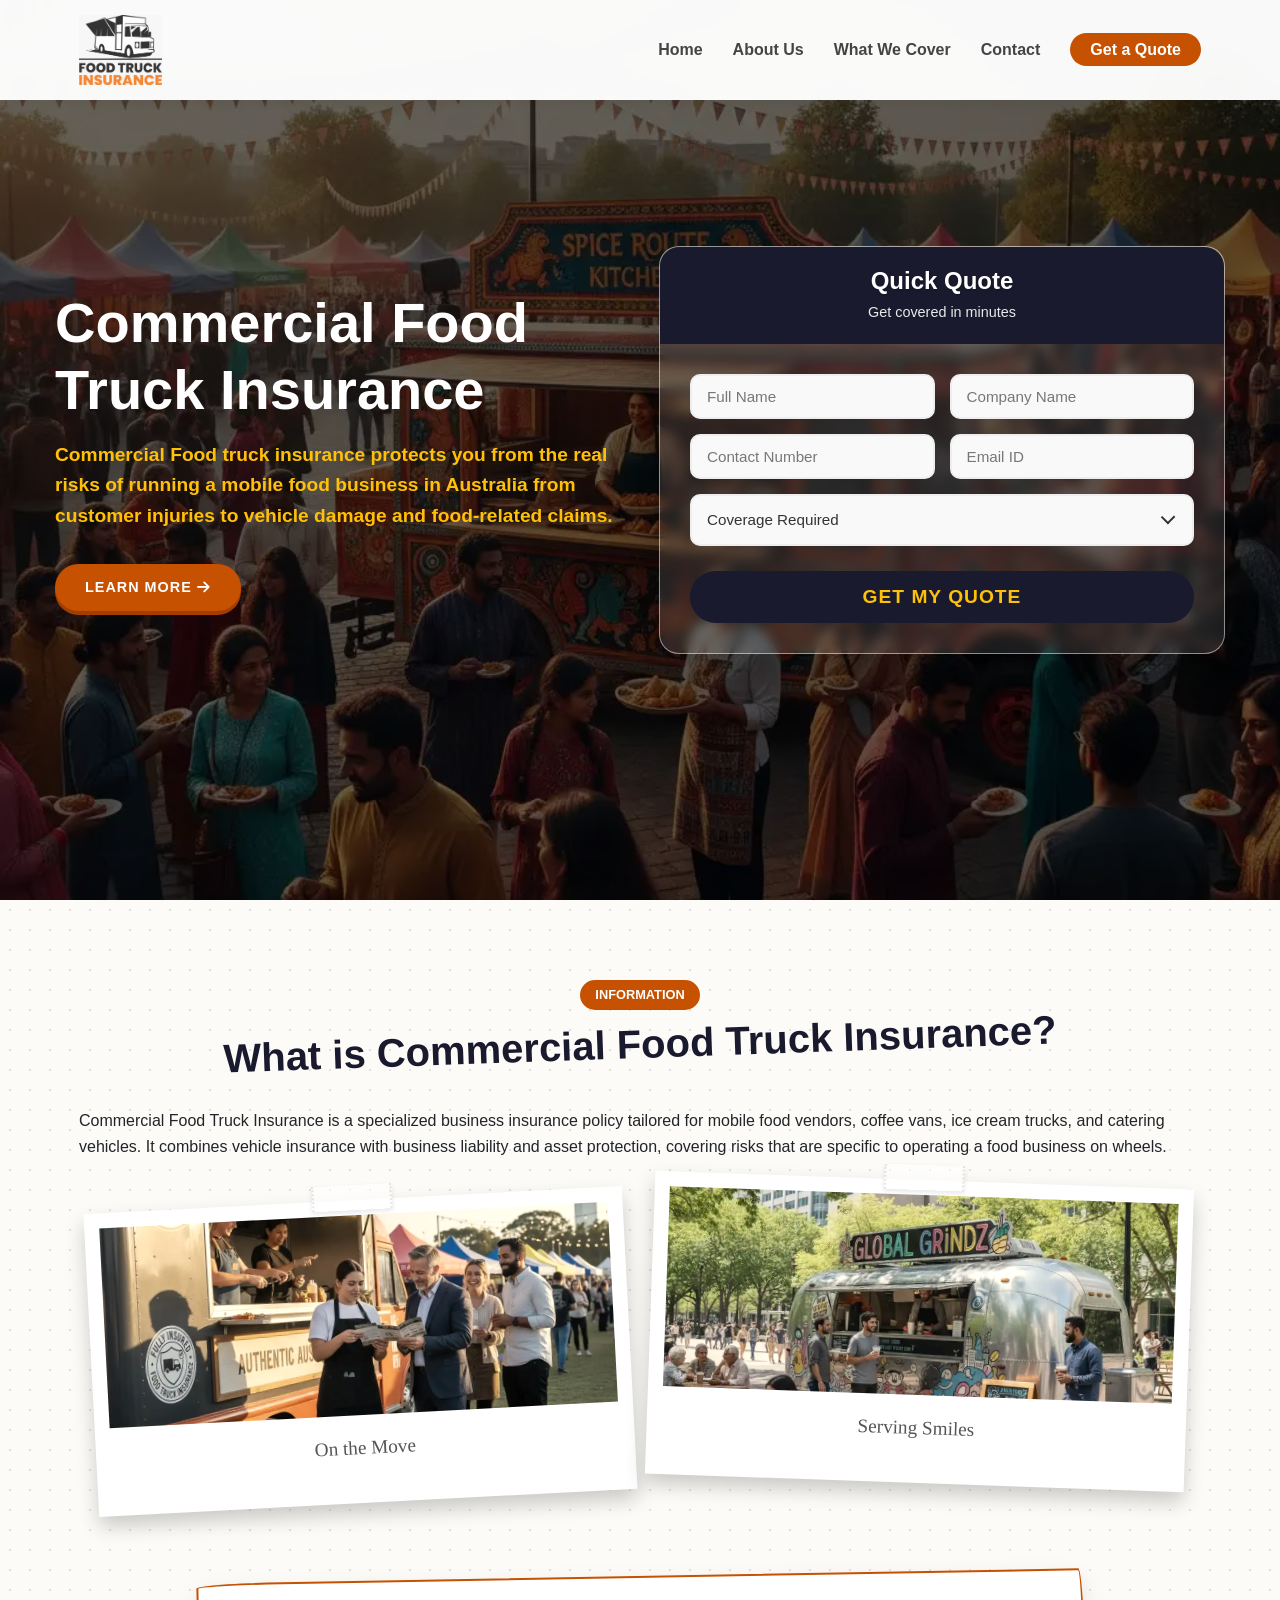
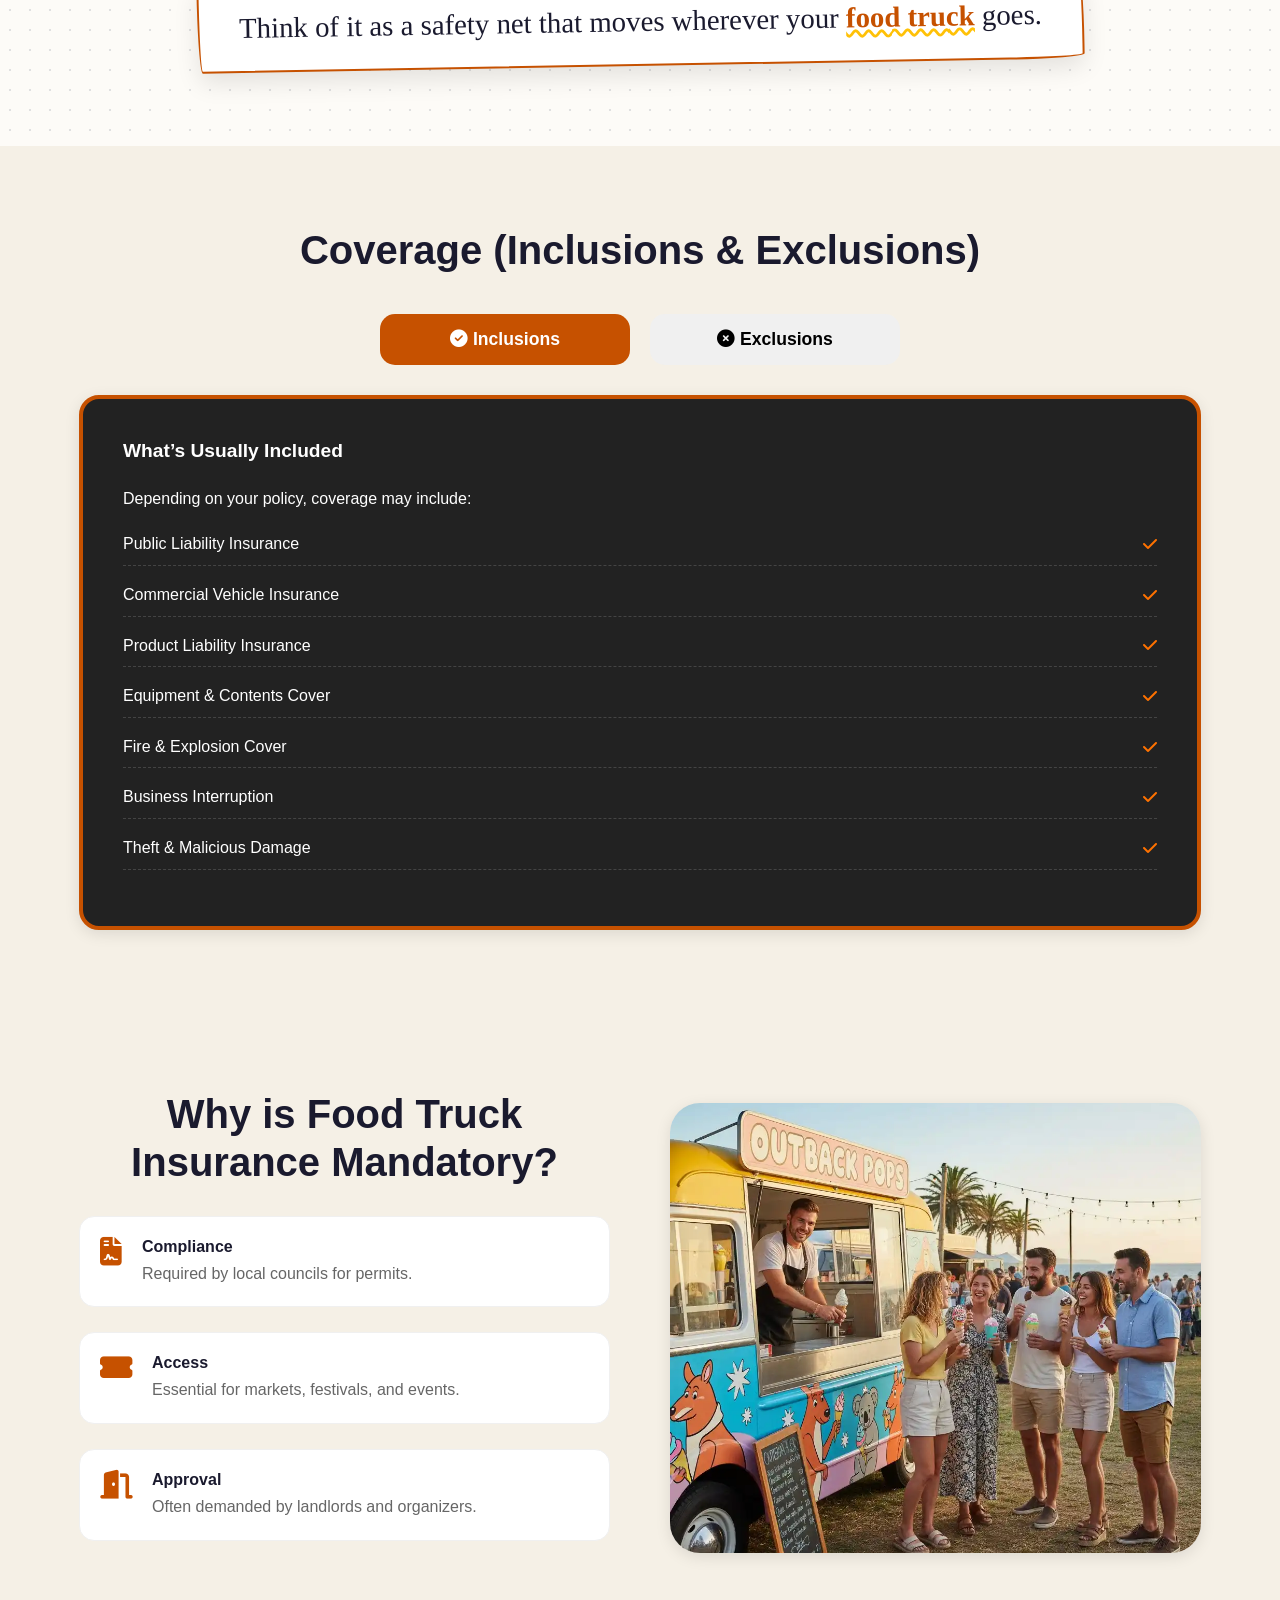
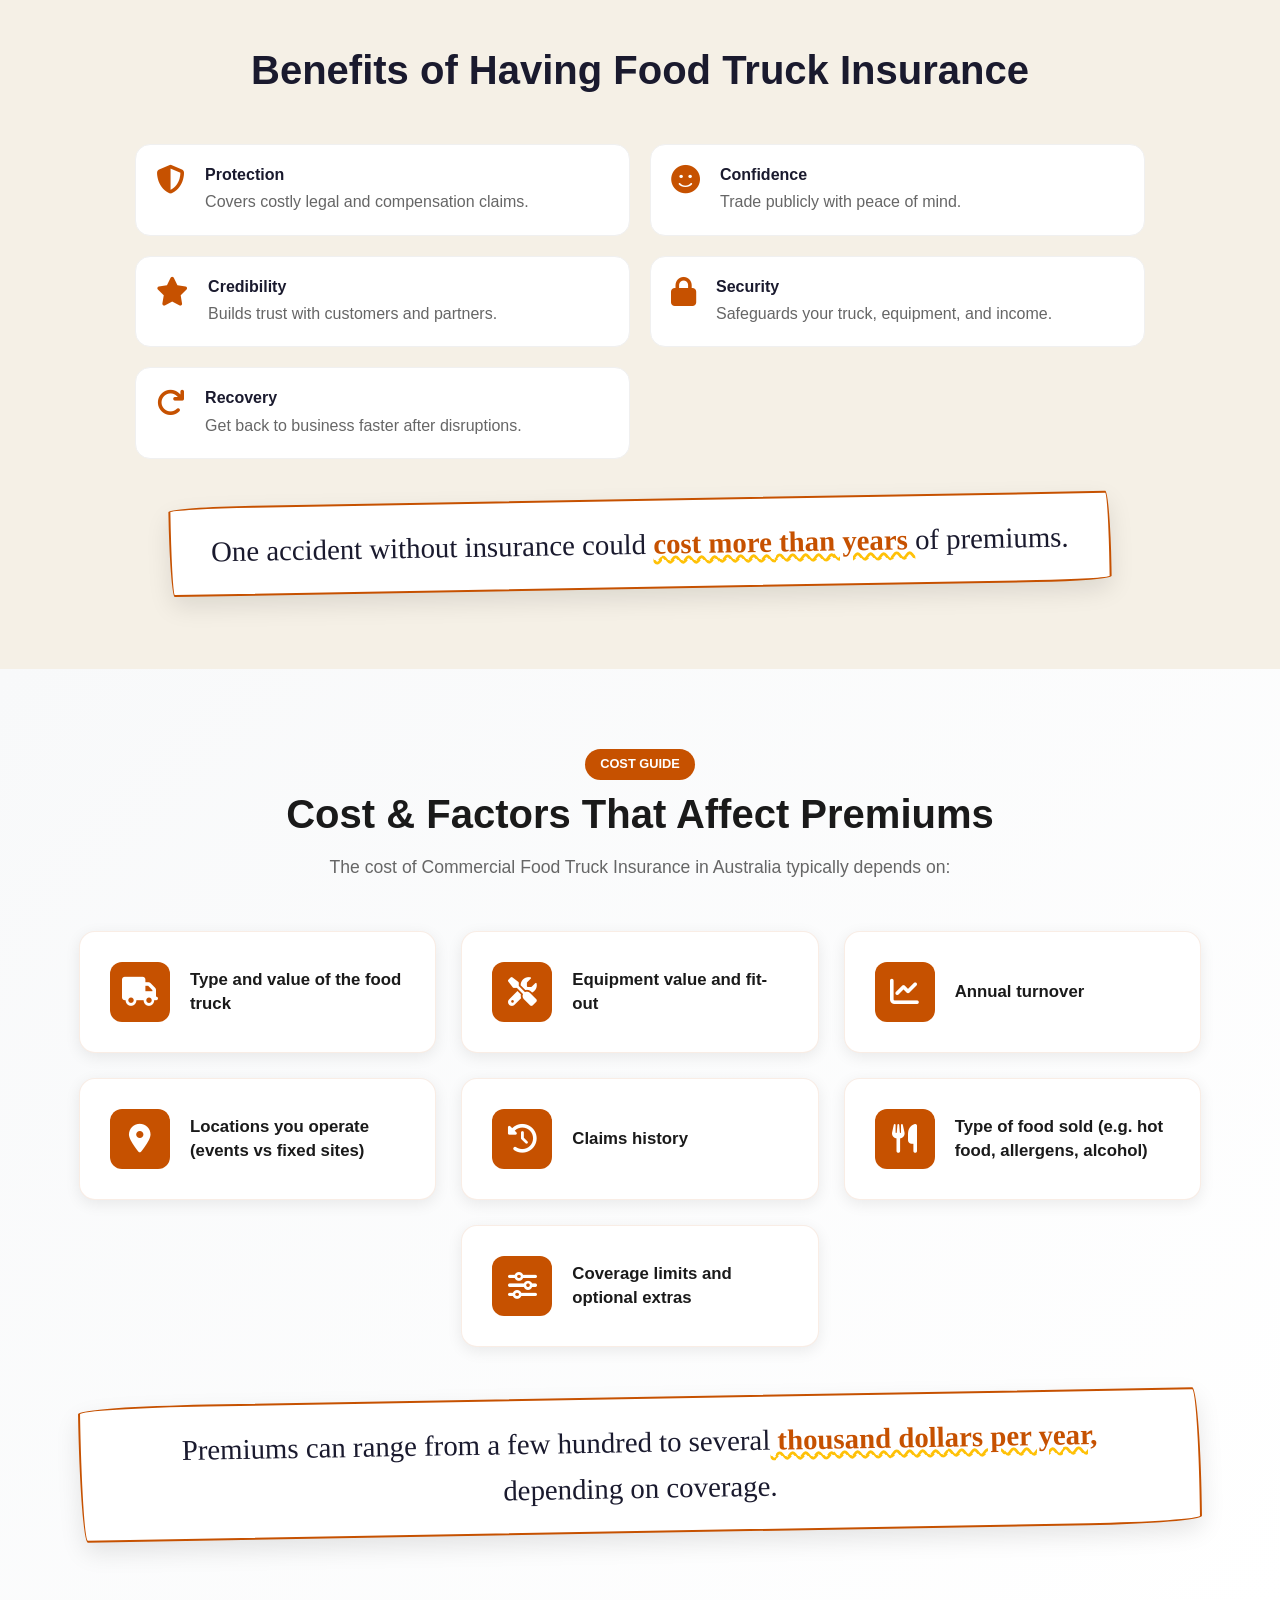
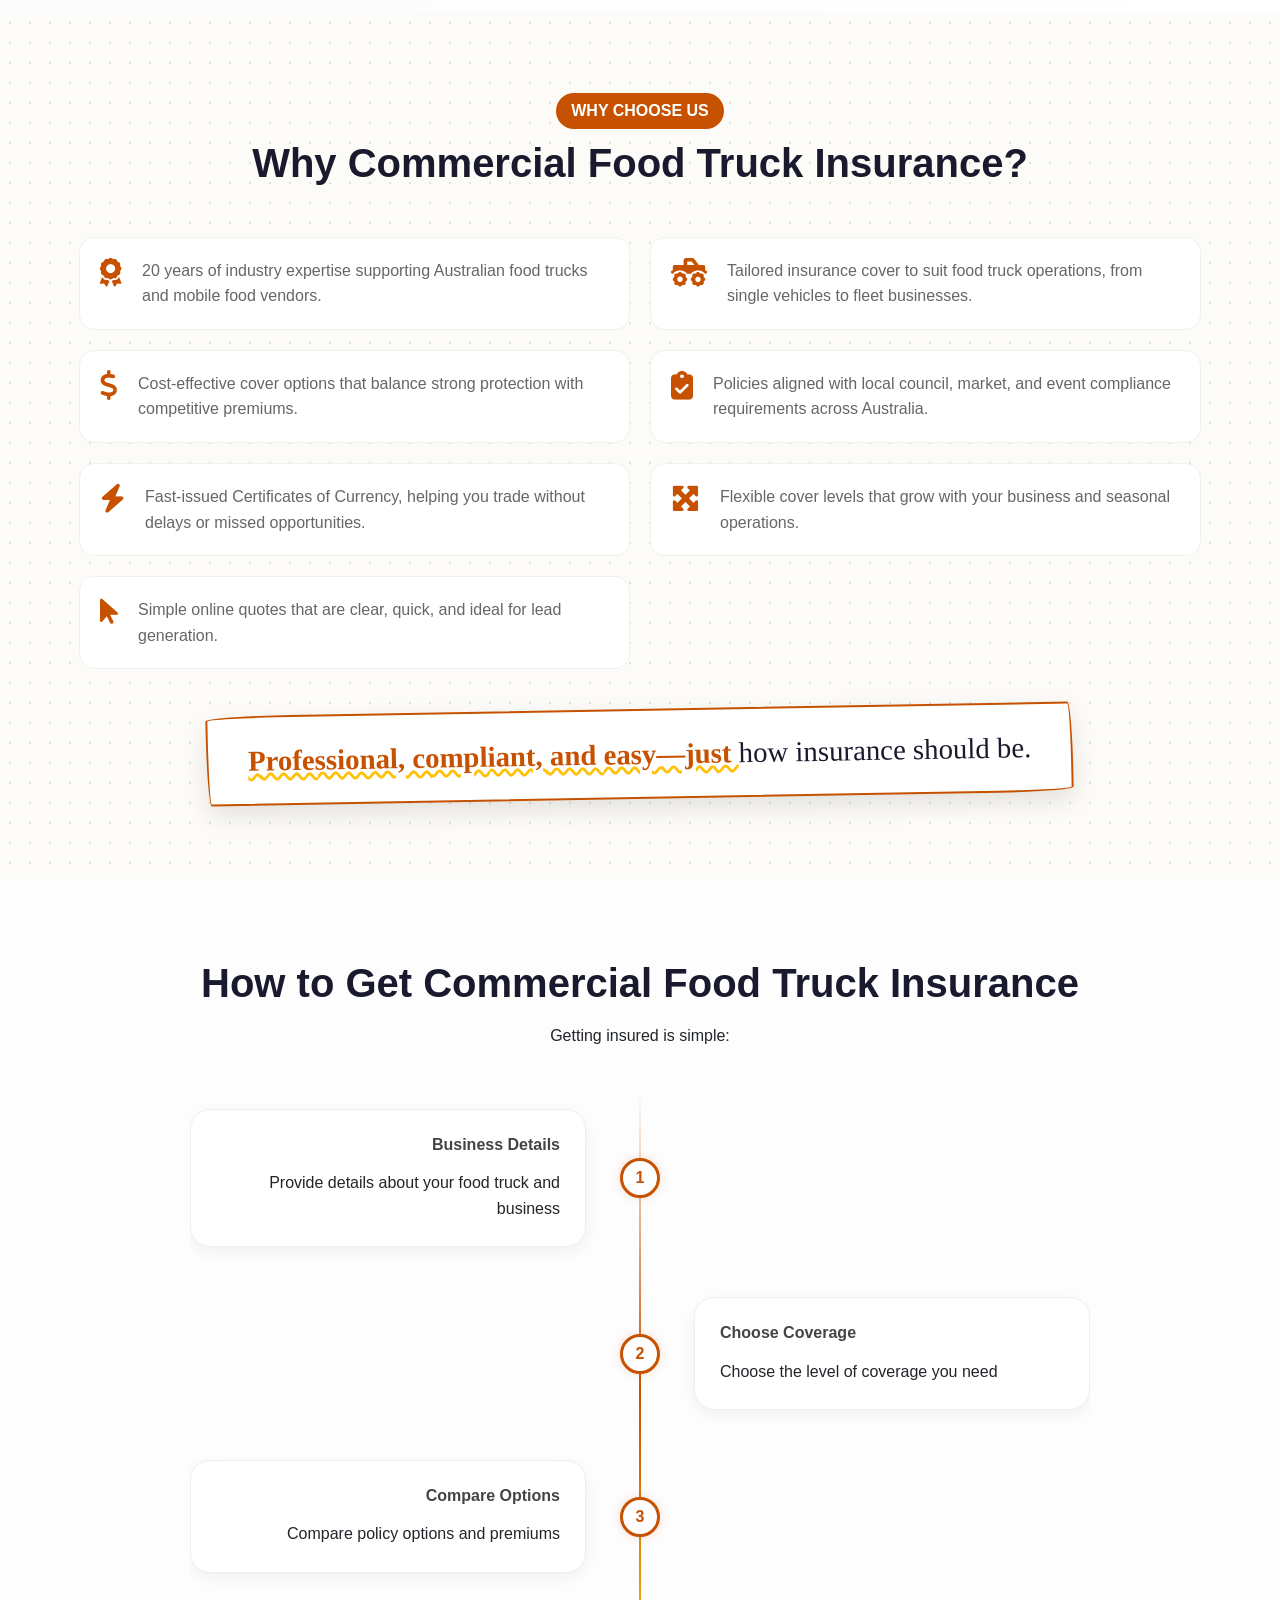
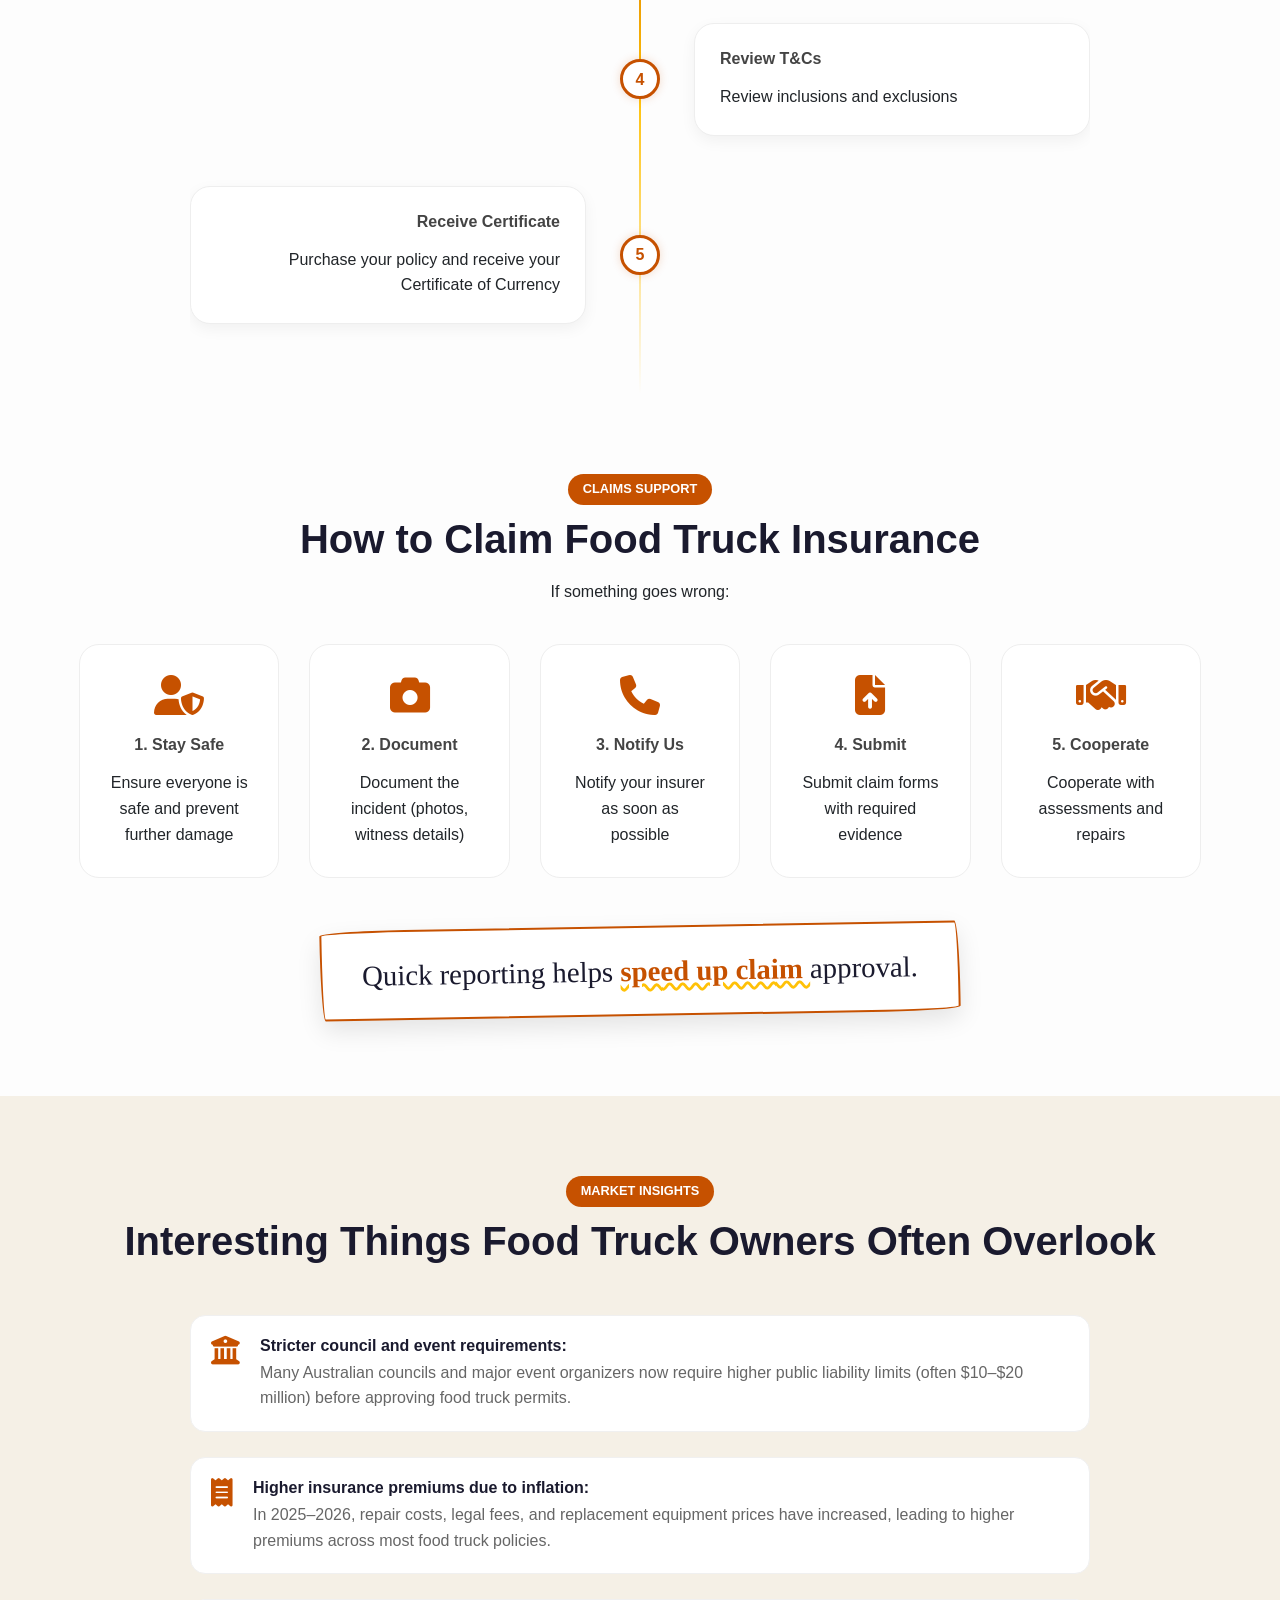
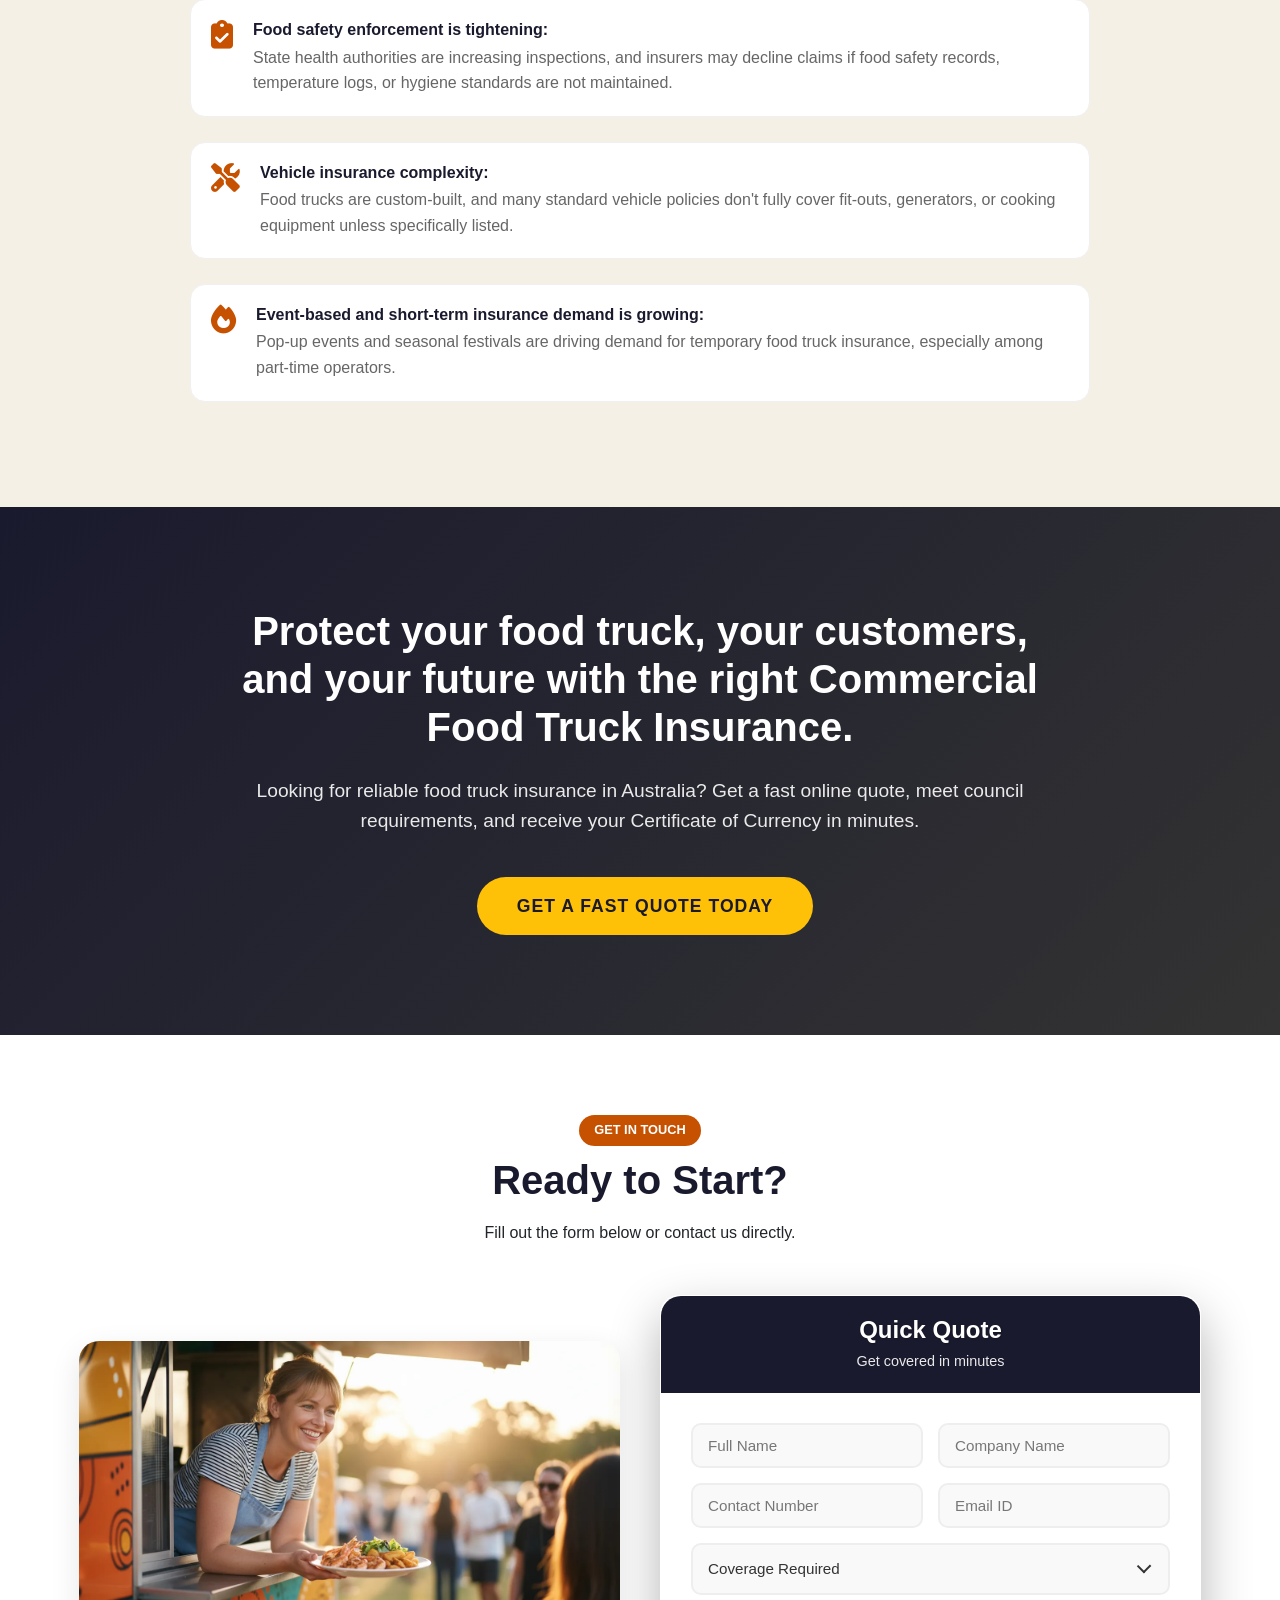
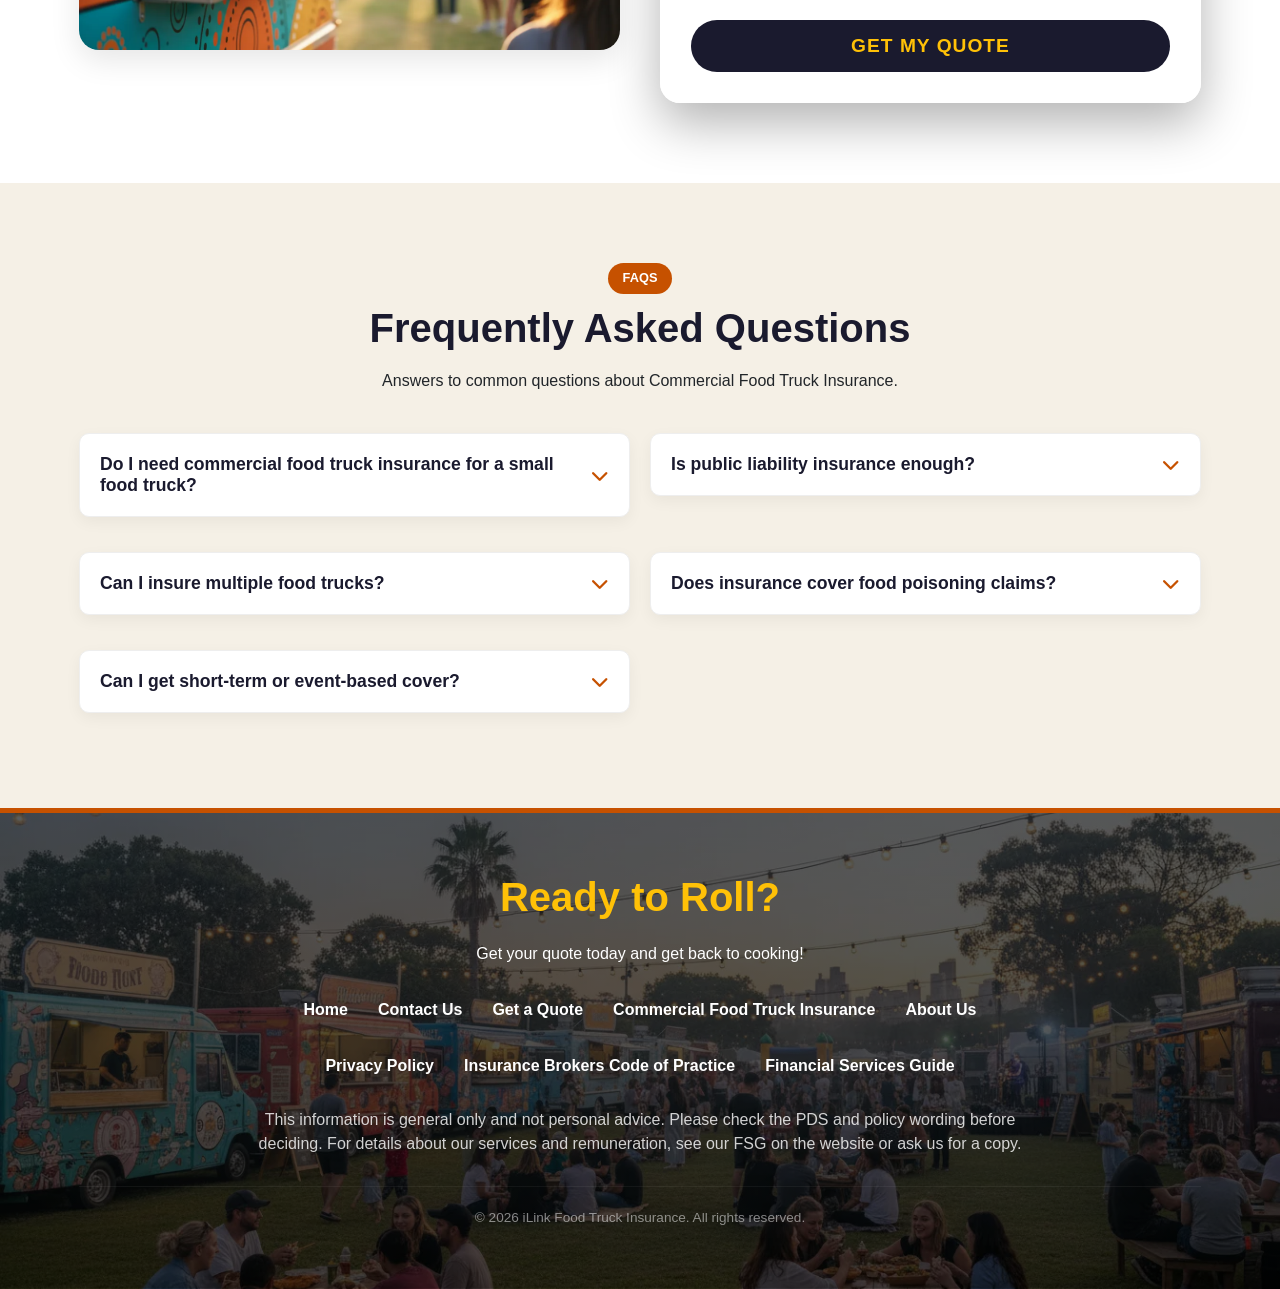
<file: commercial-food-truck-insurance.html>
<!DOCTYPE html>
<html lang="en">

<head>
    <meta charset="UTF-8">
    <meta name="viewport" content="width=device-width, initial-scale=1.0">
    <title>Commercial Food Truck Insurance – Protect Your Food Truck</title>
    <meta name="description"
        content="Commercial food truck insurance helps protect your food truck business from liability, accidents, and equipment damage while operating across Australia.">
    <meta name="robots" content="index, follow">
    <link rel="icon" href="/favicon.ico" sizes="any">
    <link rel="icon" type="image/webp" sizes="48x48" href="/favicon.webp">
    <link rel="apple-touch-icon" sizes="180x180" href="/apple-touch-icon.webp">

    <!-- Google Fonts -->
    <link rel="preconnect" href="https://fonts.googleapis.com">
    <link rel="preconnect" href="https://fonts.gstatic.com" crossorigin>
    <link
        href="https://fonts.googleapis.com/css2?family=Fredoka:wght@300;400;600&family=Open+Sans:wght@400;600;700&display=swap"
        rel="stylesheet">
    <link rel="preload" href="https://cdnjs.cloudflare.com/ajax/libs/font-awesome/6.4.0/webfonts/fa-solid-900.woff2"
        as="font" type="font/woff2" crossorigin>

    <link rel="preload" href="https://cdnjs.cloudflare.com/ajax/libs/font-awesome/6.4.0/webfonts/fa-brands-400.woff2"
        as="font" type="font/woff2" crossorigin>
    <link rel="preload" as="image" href="assets/images/commercial-food-truck-banner.webp" fetchpriority="high">


    <!-- Icons -->
    <link rel="stylesheet" href="https://cdnjs.cloudflare.com/ajax/libs/font-awesome/6.4.0/css/all.min.css">
    <link rel="stylesheet" href="index2.css">
    <link rel="canonical" href="https://foodtruckinsurance.com.au/commercial-food-truck-insurance.html" />
    <script
        type="application/ld+json">{"@context":"https://schema.org","@type":"FAQPage","mainEntity":[{"@type":"Question","name":"Do I need commercial food truck insurance for a small food truck?","acceptedAnswer":{"@type":"Answer","text":"Yes. Even small food trucks face risks such as customer injuries, food poisoning claims, and property damage. Most councils and event organizers require food truck insurance before approving permits."}},{"@type":"Question","name":"Is public liability insurance enough?","acceptedAnswer":{"@type":"Answer","text":"Public liability insurance is essential, but on its own it may not be enough. For stronger protection, many food truck owners combine it with vehicle insurance, equipment cover, and product liability insurance."}},{"@type":"Question","name":"Can I insure multiple food trucks?","acceptedAnswer":{"@type":"Answer","text":"Yes. If you operate multiple food trucks, fleet or multi-vehicle insurance policies may be available. These can simplify management and may reduce overall costs compared to separate policies."}},{"@type":"Question","name":"Does insurance cover food poisoning claims?","acceptedAnswer":{"@type":"Answer","text":"Yes. Product liability insurance usually covers claims related to food poisoning or allergic reactions, as long as proper food safety and hygiene standards are followed."}},{"@type":"Question","name":"Can I get short-term or event-based cover?","acceptedAnswer":{"@type":"Answer","text":"Yes. Some insurers offer temporary or event-specific cover, which is ideal for festivals, markets, or one-off events. This is perfect for part-time operators."}}]}</script>
    <script
        type="application/ld+json">{"@context":"https://schema.org","@graph":[{"@type":"WebPage","@id":"https://foodtruckinsurance.com.au/commercial-food-truck-insurance.html","url":"https://foodtruckinsurance.com.au/commercial-food-truck-insurance.html","name":"Commercial Food Truck Insurance"},{"@type":"LocalBusiness","@id":"https://foodtruckinsurance.com.au/#biz","name":"Food truck insurance","url":"https://foodtruckinsurance.com.au/","image":"https://foodtruckinsurance.com.au/assets/Food%20Truck%20Ins_Logo_Tran.webp","telephone":"+611300170328","priceRange":"$$","areaServed":"Australia","address":{"@type":"PostalAddress","streetAddress":"Suite 16, Level 2, 1 Ricketts Road","addressLocality":"Mount Waverley","addressRegion":"VIC","postalCode":"3149","addressCountry":"AU"},"openingHoursSpecification":[{"@type":"OpeningHoursSpecification","dayOfWeek":["Monday","Tuesday","Wednesday","Thursday","Friday"],"opens":"09:00","closes":"17:00"}],"description":"Affordable food truck insurance in Australia with competitive premiums. Cover vehicle, public & product liability, equipment, spoilage, fire and theft."},{"@type":"Service","@id":"https://foodtruckinsurance.com.au/commercial-food-truck-insurance.html","serviceType":"Commercial Food Truck Insurance","name":"Commercial Food Truck Insurance","provider":{"@type":"Organization","name":"Food Truck Insurance","url":"https://foodtruckinsurance.com.au/","logo":{"@type":"ImageObject","url":"https://foodtruckinsurance.com.au/assets/Food%20Truck%20Ins_Logo_Tran.webp","width":600,"height":60}},"url":"https://foodtruckinsurance.com.au/commercial-food-truck-insurance.html","description":"Get Commercial food truck insurance covers accidents, liability, food-related claims, equipment damage, and lost income to protect your mobile food business.","areaServed":{"@type":"Country","name":"Australia"},"category":"Commercial Food Truck Insurance","audience":{"@type":"Audience","audienceType":["Food Truck Owners","Mobile Food Vendors","Coffee Vans","Catering Trailers"]}}]}</script>

    <meta name="google-site-verification" content="nEyloXKjUVuiM9DTyxJ5RnHQcfN_oiZ00jUdY6MnLyM" />
    <meta property="og:type" content="website">
    <meta property="og:url" content="https://foodtruckinsurance.com.au/commercial-food-truck-insurance.html">
    <meta property="og:title" content="Commercial Food Truck Insurance – Protect Your Food Truck">
    <meta property="og:description"
        content="Commercial food truck insurance helps protect your food truck business from liability, accidents, and equipment damage while operating across Australia.">
    <meta property="og:image"
        content="https://foodtruckinsurance.com.au/assets/images/commercial-food-truck-banner.webp">
    <meta property="og:site_name" content="Commercial Food Truck Insurance">


    <!-- Google tag (gtag.js) -->
    <script async src="https://www.googletagmanager.com/gtag/js?id=G-EWH4H9NRTN"></script>
    <script>
        window.dataLayer = window.dataLayer || [];
        function gtag() { dataLayer.push(arguments); }
        gtag('js', new Date());

        gtag('config', 'G-EWH4H9NRTN');
    </script>
</head>

<body class="idx2-page">

    <header>
        <!-- Navigation -->
        <nav class="navbar">
            <div class="container nav-container">
                <a href="index2.html" class="logo">
                    <img src="assets/food-truck-logo.webp" alt="Food Truck Insurance" width="72" heigth="60">
                </a>
                <a href="tel:1300170328" class="mobile-nav-number"><i class="fas fa-phone-alt"></i> 1300 170 328</a>
                <button class="menu-toggle" aria-label="Toggle navigation">
                    <i class="fas fa-bars"></i>
                </button>
                <ul class="nav-links">
                    <li><a href="index2.html">Home</a></li>
                    <li><a href="index2.html#about">About Us</a></li>
                    <li><a href="index2.html#coverages">What We Cover</a></li>
                    <li><a href="contact.html">Contact</a></li>
                    <li><a href="#form" class="btn-nav">Get a Quote</a></li>
                </ul>
            </div>
        </nav>
    </header>

    <main>
        <!-- Hero Section -->
        <header class="comm-hero">
            <div class="comm-hero-video-bg">
                <img src="assets/images/commercial-food-truck-banner.webp" alt="Commercial Food Truck Insurance"
                    width="1521" height="600" fetchpriority="high" decoding="async">

                <div class="comm-hero-overlay"></div>
            </div>
            <div class="container comm-hero-content">
                <div class="hero-text mobile-head">
                    <h1 class="animate-pop" style="font-size: 3.5rem;">Commercial Food Truck Insurance</h1>
                    <p class="animate-slide-up"
                        style="color: var(--primary-color); font-size: 1.2rem; margin-bottom: 2rem; font-weight: bold;">
                        Commercial Food truck insurance protects you from the real risks of running a mobile food
                        business in Australia from customer injuries to vehicle damage and food-related claims.
                    </p>
                    <!-- Desktop Button -->
                    <div class="hero-buttons animate-slide-up delay-1 d-md-block d-none desktop-quote-btn">
                        <a href="#what-is" class="btn btn-primary com-learn-more">
                            Learn More <i class="fas fa-arrow-right"></i>
                        </a>
                    </div>

                    <div class="hero-buttons animate-slide-up delay-1 mobile-quote-btn">
                        <a href="#form" class="btn btn-primary com-learn-more">
                            Get Quote <i class="fas fa-arrow-right"></i>
                        </a>
                    </div>

                </div>
                <!-- Standard form from index.html -->
                <div class="contact-form-container hero-form" id="quoteForm">
                    <div class="form-header">
                        <h3>Quick Quote</h3>
                        <p>Get covered in minutes</p>
                    </div>
                    <form class="simple-form" action="zoho/forms/sendmail.php" method="POST">
                        <div class="form-row">
                            <input type="text" name="full_name" placeholder="Full Name" required>
                            <input type="text" name="company_name" placeholder="Company Name">
                        </div>
                        <div class="form-row">
                            <input type="tel" name="contact_number" placeholder="Contact Number" required>
                            <input type="email" name="email_id" placeholder="Email ID" required>
                        </div>
                        <div class="form-row">
                            <div class="custom-select-wrapper">
                                <div class="custom-select">
                                    <div class="custom-select__trigger"><span>Coverage Required</span>
                                        <div class="arrow"></div>
                                    </div>
                                    <div class="custom-options">
                                        <label class="custom-option">
                                            <input type="checkbox" name="coverage_required[]" value="food-truck-van">
                                            Food
                                            Truck/Van
                                        </label>
                                        <label class="custom-option">
                                            <input type="checkbox" name="coverage_required[]" value="liability"> Public
                                            and
                                            Products Liability
                                        </label>
                                        <label class="custom-option">
                                            <input type="checkbox" name="coverage_required[]"
                                                value="business-interruption">
                                            Business Interruption
                                        </label>
                                        <label class="custom-option">
                                            <input type="checkbox" name="coverage_required[]" value="personal-accident">
                                            Personal Accident and Sickness cover
                                        </label>
                                        <label class="custom-option">
                                            <input type="checkbox" name="coverage_required[]" value="all"> All of the
                                            above
                                        </label>
                                    </div>
                                </div>
                            </div>
                        </div>
                        <button type="submit" class="btn btn-primary btn-lg mt-3">Get My Quote</button>
                    </form>
                </div>
            </div>
        </header>
        <section id="mobile-quote-section" class="section mobile-quote-section">
            <div class="container">
                <div class="contact-form-container" id="quoteFormMobile">
                    <div class="form-header">
                        <h3>Quick Quote</h3>
                        <p>Get covered in minutes</p>
                    </div>
                    <form class="simple-form" action="zoho/forms/sendmail.php" method="POST">
                        <div class="form-row">
                            <input type="text" name="full_name" placeholder="Full Name" required="">
                            <input type="text" name="company_name" placeholder="Company Name">
                        </div>
                        <div class="form-row">
                            <input type="tel" name="contact_number" placeholder="Contact Number" required="">
                            <input type="email" name="email_id" placeholder="Email ID" required="">
                        </div>
                        <div class="form-row">
                            <div class="custom-select-wrapper">
                                <div class="custom-select">
                                    <div class="custom-select__trigger"><span>Coverage Required</span>
                                        <div class="arrow"></div>
                                    </div>
                                    <div class="custom-options">
                                        <label class="custom-option">
                                            <input type="checkbox" name="coverage_required[]" value="food-truck-van">
                                            Food
                                            Truck/Van
                                        </label>
                                        <label class="custom-option">
                                            <input type="checkbox" name="coverage_required[]" value="liability"> Public
                                            and
                                            Products Liability
                                        </label>
                                        <label class="custom-option">
                                            <input type="checkbox" name="coverage_required[]"
                                                value="business-interruption">
                                            Business Interruption
                                        </label>
                                        <label class="custom-option">
                                            <input type="checkbox" name="coverage_required[]" value="personal-accident">
                                            Personal Accident and Sickness cover
                                        </label>
                                        <label class="custom-option">
                                            <input type="checkbox" name="coverage_required[]" value="all"> All of the
                                            above
                                        </label>
                                    </div>
                                </div>
                            </div>
                        </div>
                        <button type="submit" class="btn btn-primary btn-lg mt-3">Get My Quote</button>
                    </form>
                </div>
            </div>
        </section>

        <!-- What is Section -->
        <section id="what-is" class="comm-section comm-scrapbook-theme">
            <div class="container">
                <div class="comm-section-header text-center">
                    <span class="badge">Information</span>
                    <h2 class="handwritten-title">What is Commercial Food Truck Insurance?</h2>
                </div>

                <div class="row align-items-center">

                    <!-- RIGHT: Content -->
                    <div class="col-md-12">
                        <div class="scrapbook-text">
                            <p>
                                Commercial Food Truck Insurance is a specialized business insurance policy tailored for
                                mobile food vendors, coffee vans, ice cream trucks, and catering vehicles. It combines
                                vehicle insurance with business liability and asset protection, covering risks that are
                                specific to operating a food business on wheels.
                            </p>
                        </div>
                    </div>
                </div>

                <!-- LEFT: Images -->
                <div class="col-md-12">
                    <div class="scrapbook-photos side-by-side">
                        <div class="polaroid p-left">
                            <div class="tape"></div>
                            <img src="assets/images/food-truck-img1.webp" alt="best commercial food truck insurance">
                            <div class="caption">On the Move</div>
                        </div>

                        <div class="polaroid p-right">
                            <div class="tape"></div>
                            <img src="assets/images/food-truck-img2.webp" alt="insurance for commercial food trucks">
                            <div class="caption">Serving Smiles</div>
                        </div>
                    </div>
                </div>
                <div class="text-center mt-3">
                    <div class="flavor-quote" style="display: inline-block;">Think of it as a safety net that moves
                        wherever your
                        <span class="highlight-text">food truck</span> goes.
                    </div>
                </div>
            </div>
        </section>

        <!-- Coverage (Inclusions & Exclusions) -->
        <section id="coverage" class="comm-section details-section">
            <div class="container">
                <div class="comm-section-header">
                    <h2>Coverage (Inclusions & Exclusions)</h2>
                </div>

                <div class="comm-tabs-container">
                    <div class="comm-tabs-header">
                        <button class="comm-tab-btn active" data-tab="inclusions">
                            <i class="fas fa-check-circle"></i> Inclusions
                        </button>
                        <button class="comm-tab-btn" data-tab="exclusions">
                            <i class="fas fa-times-circle"></i> Exclusions
                        </button>
                    </div>

                    <div id="inclusions" class="comm-tab-content active">
                        <div class="comm-menu-board comm-inclusion-board">
                            <h3 class="text-white" style="margin-bottom: 1.5rem;">What’s Usually Included</h3>
                            <p>Depending on your policy, coverage may include:</p>
                            <ul class="comm-menu-items">
                                <li>
                                    <span class="item-name">Public Liability Insurance</span>
                                    <i class="fas fa-check" style="color: #ff7200;"></i>
                                </li>
                                <li>
                                    <span class="item-name">Commercial Vehicle Insurance</span>
                                    <i class="fas fa-check" style="color: #ff7200;"></i>
                                </li>
                                <li>
                                    <span class="item-name">Product Liability Insurance</span>
                                    <i class="fas fa-check" style="color: #ff7200;"></i>
                                </li>
                                <li>
                                    <span class="item-name">Equipment & Contents Cover</span>
                                    <i class="fas fa-check" style="color: #ff7200;"></i>
                                </li>
                                <li>
                                    <span class="item-name">Fire & Explosion Cover</span>
                                    <i class="fas fa-check" style="color: #ff7200;"></i>
                                </li>
                                <li>
                                    <span class="item-name">Business Interruption</span>
                                    <i class="fas fa-check" style="color: #ff7200;"></i>
                                </li>
                                <li>
                                    <span class="item-name">Theft & Malicious Damage</span>
                                    <i class="fas fa-check" style="color: #ff7200;"></i>
                                </li>
                            </ul>
                        </div>
                    </div>

                    <div id="exclusions" class="comm-tab-content">
                        <div class="comm-menu-board comm-exclusion-board">
                            <h3 class="text-white" style="margin-bottom: 1.5rem;">Common Exclusions</h3>
                            <p>
                            <p>Depending on your policy, coverage may include:</p>
                            </p>
                            <ul class="comm-menu-items">
                                <li>
                                    <span class="item-name">Intentional or illegal acts</span>
                                    <i class="fas fa-times" style="color: #e74c3c;"></i>
                                </li>
                                <li>
                                    <span class="item-name">Poor hygiene / Council failure</span>
                                    <i class="fas fa-times" style="color: #e74c3c;"></i>
                                </li>
                                <li>
                                    <span class="item-name">Normal wear and tear</span>
                                    <i class="fas fa-times" style="color: #e74c3c;"></i>
                                </li>
                                <li>
                                    <span class="item-name">Mechanical breakdown</span>
                                    <i class="fas fa-times" style="color: #e74c3c;"></i>
                                </li>
                                <li>
                                    <span class="item-name">Operating without licenses</span>
                                    <i class="fas fa-times" style="color: #e74c3c;"></i>
                                </li>
                            </ul>
                            <p class="mt-3" style="font-size: 0.9rem;">⚠️ Always check the Product Disclosure
                                Statement (PDS) for exact inclusions.</p>
                        </div>
                    </div>
                </div>
            </div>
        </section>

        <!-- Why Food Truck Insurance Mandatory? -->
        <section class="why-truck-section bg-light">
            <div class="container">
                <div class="comm-split-section">
                    <!-- Content Left -->
                    <div class="comm-split-content">
                        <div class="comm-section-header" style="text-align: left; margin-bottom: 30px;">
                            <h2>Why is Food Truck Insurance Mandatory?</h2>
                        </div>
                        <ul class="comm-icon-list">
                            <li>
                                <i class="fas fa-file-contract"></i>
                                <div>
                                    <h4>Compliance</h4>
                                    <p>Required by local councils for permits.</p>
                                </div>
                            </li>
                            <li>
                                <i class="fas fa-ticket-alt"></i>
                                <div>
                                    <h4>Access</h4>
                                    <p>Essential for markets, festivals, and events.</p>
                                </div>
                            </li>
                            <li>
                                <i class="fas fa-door-open"></i>
                                <div>
                                    <h4>Approval</h4>
                                    <p>Often demanded by landlords and organizers.
                                    </p>
                                </div>
                            </li>
                        </ul>
                    </div>
                    <!-- Image Right -->
                    <div class="comm-split-image-half">
                        <img src="assets/images/why-choose-food-truck.webp"
                            alt="commercial food truck insurance australia">
                    </div>
                </div>
            </div>
        </section>

        <!-- Benefits of Having Food Truck Insurance -->
        <section class="benefits-section">
            <div class="container">
                <div class="comm-section-header" style="text-align: center; margin-bottom: 50px;">
                    <h2>Benefits of Having Food Truck Insurance</h2>
                </div>

                <ul class="comm-icon-list grid container" style="margin-bottom: 40px;">
                    <li>
                        <i class="fas fa-shield-alt"></i>
                        <div>
                            <h4>Protection</h4>
                            <p>Covers costly legal and compensation claims.</p>
                        </div>
                    </li>
                    <li>
                        <i class="fas fa-smile"></i>
                        <div>
                            <h4>Confidence</h4>
                            <p>Trade publicly with peace of mind.</p>
                        </div>
                    </li>
                    <li>
                        <i class="fas fa-star"></i>
                        <div>
                            <h4>Credibility</h4>
                            <p>Builds trust with customers and partners.</p>
                        </div>
                    </li>
                    <li>
                        <i class="fas fa-lock"></i>
                        <div>
                            <h4>Security</h4>
                            <p>Safeguards your truck, equipment, and income.</p>
                        </div>
                    </li>
                    <li>
                        <i class="fas fa-redo"></i>
                        <div>
                            <h4>Recovery</h4>
                            <p>Get back to business faster after disruptions.</p>
                        </div>
                    </li>
                </ul>

                <div class="text-center">
                    <div class="flavor-quote" style="display: inline-block;">
                        One accident without insurance could <span class="highlight-text">cost more than years
                        </span>of premiums.
                    </div>
                </div>
            </div>
        </section>

        <!-- Cost & Factors -->
        <section class="comm-section comm-road-trip-theme cost-factors-section">
            <div class="container">
                <div class="cost-section-header">
                    <span class="badge">Cost Guide</span>
                    <h2>Cost & Factors That Affect Premiums</h2>
                    <p>The cost of Commercial Food Truck Insurance in Australia typically depends on:</p>
                </div>

                <div class="factors-grid">
                    <div class="factor-card">
                        <div class="icon-wrapper">
                            <i class="fas fa-truck"></i>
                        </div>
                        <div class="factor-content">
                            <h4>Type and value of the food truck</h4>
                        </div>
                    </div>

                    <div class="factor-card">
                        <div class="icon-wrapper">
                            <i class="fas fa-tools"></i>
                        </div>
                        <div class="factor-content">
                            <h4>Equipment value and fit-out</h4>
                        </div>
                    </div>

                    <div class="factor-card">
                        <div class="icon-wrapper">
                            <i class="fas fa-chart-line"></i>
                        </div>
                        <div class="factor-content">
                            <h4>Annual turnover</h4>
                        </div>
                    </div>

                    <div class="factor-card">
                        <div class="icon-wrapper">
                            <i class="fas fa-map-marker-alt"></i>
                        </div>
                        <div class="factor-content">
                            <h4>Locations you operate (events vs fixed sites)</h4>
                        </div>
                    </div>

                    <div class="factor-card">
                        <div class="icon-wrapper">
                            <i class="fas fa-history"></i>
                        </div>
                        <div class="factor-content">
                            <h4>Claims history</h4>
                        </div>
                    </div>

                    <div class="factor-card">
                        <div class="icon-wrapper">
                            <i class="fas fa-utensils"></i>
                        </div>
                        <div class="factor-content">
                            <h4>Type of food sold (e.g. hot food, allergens, alcohol)</h4>
                        </div>
                    </div>

                    <div class="factor-card last-card">
                        <div class="icon-wrapper">
                            <i class="fas fa-sliders-h"></i>
                        </div>
                        <div class="factor-content">
                            <h4>Coverage limits and optional extras</h4>
                        </div>
                    </div>
                </div>
                <div class="text-center">
                    <div class="flavor-quote" style="display: inline-block;">
                        Premiums can range from a few hundred to several<span class="highlight-text"> thousand dollars
                            per year, </span> depending on coverage.
                    </div>
                </div>
            </div>
        </section>

        <!-- Why Choose Commercial Food Truck Insurance? -->
        <section class="comm-section comm-scrapbook-theme">
            <div class="container">
                <div class="comm-section-header" style="text-align: center; margin-bottom: 50px;">
                    <span class="badges">Why Choose Us</span>
                    <h2>Why Commercial Food Truck Insurance?</h2>
                </div>

                <ul class="comm-icon-list grid" style="margin-bottom: 40px;">
                    <li>
                        <i class="fas fa-award"></i>
                        <div>
                            <p>20 years of industry expertise supporting Australian food trucks and mobile food vendors.
                            </p>
                        </div>
                    </li>
                    <li>
                        <i class="fas fa-truck-monster"></i>
                        <div>
                            <p>Tailored insurance cover to suit food truck operations, from single vehicles to fleet
                                businesses.</p>
                        </div>
                    </li>
                    <li>
                        <i class="fas fa-dollar-sign"></i>
                        <div>
                            <p>Cost-effective cover options that balance strong protection with competitive premiums.
                            </p>
                        </div>
                    </li>
                    <li>
                        <i class="fas fa-clipboard-check"></i>
                        <div>
                            <p>Policies aligned with local council, market, and event compliance requirements across
                                Australia.</p>
                        </div>
                    </li>
                    <li>
                        <i class="fas fa-bolt"></i>
                        <div>
                            <p>Fast-issued Certificates of Currency, helping you trade without delays or missed
                                opportunities.</p>
                        </div>
                    </li>
                    <li>
                        <i class="fas fa-expand-arrows-alt"></i>
                        <div>
                            <p>Flexible cover levels that grow with your business and seasonal operations.</p>
                        </div>
                    </li>
                    <li>
                        <i class="fas fa-mouse-pointer"></i>
                        <div>
                            <p>Simple online quotes that are clear, quick, and ideal for lead generation.</p>
                        </div>
                    </li>
                </ul>

                <div class="text-center">
                    <div class="flavor-quote" style="display: inline-block;">
                        <span class="highlight-text">Professional, compliant, and easy—just </span>how insurance should
                        be.
                    </div>
                </div>
            </div>
        </section>

        <!-- How to Get Covered Roadmap -->
        <section class="how-to-get-section road-trip-theme" style="background: #fdfdfd;">
            <div class="container">
                <div class="comm-section-header" style="text-align: center;">
                    <h2>How to Get Commercial Food Truck Insurance</h2>
                    <p>Getting insured is simple:</p>
                </div>

                <div class="comm-roadmap-wrapper">
                    <div class="comm-roadmap-line"></div>
                    <div class="comm-roadmap-item left">
                        <div class="comm-roadmap-marker">1</div>
                        <div class="comm-roadmap-bubble">
                            <h4>Business Details</h4>
                            <p>Provide details about your food truck and business</p>
                        </div>
                    </div>
                    <div class="comm-roadmap-item right">
                        <div class="comm-roadmap-marker">2</div>
                        <div class="comm-roadmap-bubble">
                            <h4>Choose Coverage</h4>
                            <p>Choose the level of coverage you need</p>
                        </div>
                    </div>
                    <div class="comm-roadmap-item left">
                        <div class="comm-roadmap-marker">3</div>
                        <div class="comm-roadmap-bubble">
                            <h4>Compare Options</h4>
                            <p>Compare policy options and premiums</p>
                        </div>
                    </div>
                    <div class="comm-roadmap-item right">
                        <div class="comm-roadmap-marker">4</div>
                        <div class="comm-roadmap-bubble">
                            <h4>Review T&Cs</h4>
                            <p>Review inclusions and exclusions</p>
                        </div>
                    </div>
                    <div class="comm-roadmap-item left">
                        <div class="comm-roadmap-marker">5</div>
                        <div class="comm-roadmap-bubble">
                            <h4>Receive Certificate</h4>
                            <p>Purchase your policy and receive your Certificate of Currency</p>
                        </div>
                    </div>
                </div>
            </div>
        </section>

        <!-- How to Claim: Claims Center -->
        <section class="claim-section comm-claims-section">
            <div class="container">
                <div class="comm-section-header" style="text-align: center;">
                    <span class="badge">Claims Support</span>
                    <h2>How to Claim Food Truck Insurance</h2>
                    <p>If something goes wrong:</p>
                </div>

                <div class="comm-claims-container">
                    <div class="comm-claims-grid">
                        <div class="comm-claim-step">
                            <i class="fas fa-user-shield"></i>
                            <h4>1. Stay Safe</h4>
                            <p>Ensure everyone is safe and prevent further damage</p>
                        </div>
                        <div class="comm-claim-step">
                            <i class="fas fa-camera"></i>
                            <h4>2. Document</h4>
                            <p>Document the incident (photos, witness details)</p>
                        </div>
                        <div class="comm-claim-step">
                            <i class="fas fa-phone"></i>
                            <h4>3. Notify Us</h4>
                            <p>Notify your insurer as soon as possible</p>
                        </div>
                        <div class="comm-claim-step">
                            <i class="fas fa-file-upload"></i>
                            <h4>4. Submit</h4>
                            <p>Submit claim forms with required evidence</p>
                        </div>
                        <div class="comm-claim-step">
                            <i class="fas fa-handshake"></i>
                            <h4>5. Cooperate</h4>
                            <p>Cooperate with assessments and repairs</p>
                        </div>
                    </div>
                </div>

                <div class="text-center mt-5">
                    <div class="flavor-quote" style="display: inline-block;">
                        Quick reporting helps <span class="highlight-text">speed up claim </span>approval.
                    </div>
                </div>
            </div>
        </section>

        <!-- Interesting Things Food Truck Owners Often Overlook -->
        <section class="comm-section bg-light">
            <div class="container">
                <div class="comm-section-header" style="text-align: center; margin-bottom: 50px;">
                    <span class="badge">Market Insights</span>
                    <h2>Interesting Things Food Truck Owners Often Overlook</h2>
                </div>

                <ul class="comm-icon-list" style="max-width: 900px; margin: 0 auto;">
                    <li>
                        <i class="fas fa-building-columns"></i>
                        <div>
                            <h4>Stricter council and event requirements:</h4>
                            <p>Many Australian councils and major event organizers now require higher public liability
                                limits (often $10–$20 million) before approving food truck permits.</p>
                        </div>
                    </li>
                    <li>
                        <i class="fas fa-receipt"></i>
                        <div>
                            <h4>Higher insurance premiums due to inflation:</h4>
                            <p>In 2025–2026, repair costs, legal fees, and replacement equipment prices have increased,
                                leading to higher premiums across most food truck policies.</p>
                        </div>
                    </li>
                    <li>
                        <i class="fas fa-clipboard-check"></i>
                        <div>
                            <h4>Food safety enforcement is tightening:</h4>
                            <p>State health authorities are increasing inspections, and insurers may decline claims if
                                food
                                safety records, temperature logs, or hygiene standards are not maintained.</p>
                        </div>
                    </li>
                    <li>
                        <i class="fas fa-screwdriver-wrench"></i>
                        <div>
                            <h4>Vehicle insurance complexity:</h4>
                            <p>Food trucks are custom-built, and many standard vehicle policies don't fully cover
                                fit-outs,
                                generators, or cooking equipment unless specifically listed.</p>
                        </div>
                    </li>
                    <li>
                        <i class="fas fa-fire"></i>
                        <div>
                            <h4>Event-based and short-term insurance demand is growing:</h4>
                            <p>Pop-up events and seasonal festivals are driving demand for temporary food truck
                                insurance,
                                especially among part-time operators.</p>
                        </div>
                    </li>
                </ul>
            </div>
        </section>

        <!-- Final CTA Section -->
        <section class="comm-section"
            style="background: linear-gradient(135deg, var(--dark-color) 0%, #333 100%); color: white; padding: 100px 0;">
            <div class="container text-center">
                <div style="max-width: 800px; margin: 0 auto;">
                    <h2 style="color: white; font-size: 2.5rem; margin-bottom: 25px;">Protect your food truck, your
                        customers, and your future with the right Commercial Food Truck Insurance.</h2>
                    <p style="font-size: 1.2rem; margin-bottom: 40px; opacity: 0.9; color: #fff;">Looking for reliable
                        food truck
                        insurance in Australia? Get a fast online quote, meet council requirements, and receive your
                        Certificate of Currency in minutes.</p>
                    <div class="d-flex justify-content-center gap-3">
                        <a href="#form" class="btn btn-secondary btn-lg"
                            style="padding: 15px 40px; font-weight: 700; background-color: var(--primary-color);">Get a
                            Fast Quote Today</a>
                    </div>

                </div>
            </div>
        </section>

        <!-- Bottom Contact Section (Custom Split Layout) -->
        <section id="bottom-contact" class="section ready-to-start">
            <div class="container" id="form">
                <div class="section-header text-center">
                    <span class="badge">Get in Touch</span>
                    <h2>Ready to Start?</h2>
                    <p>Fill out the form below or contact us directly.</p>
                </div>

                <div class="split-layout">
                    <div class="split-image">
                        <img src="assets/images/4.webp" alt="commercial Food Truck Insurance Cost" width="565"
                            height="323">
                        <span id="form"></span>
                    </div>
                    <div class="split-form">
                        <!-- Contact Form (Duplicated from Hero) -->
                        <div class="contact-form-container" style="max-width: 100%; transform: none;">
                            <div class="form-header">
                                <h3>Quick Quote</h3>
                                <p>Get covered in minutes</p>
                            </div>
                            <form class="simple-form" action="zoho/forms/sendmail.php" method="POST">
                                <div class="form-row">
                                    <input type="text" name="full_name" placeholder="Full Name" required>
                                    <input type="text" name="company_name" placeholder="Company Name">
                                </div>
                                <div class="form-row">
                                    <input type="tel" name="contact_number" placeholder="Contact Number" required>
                                    <input type="email" name="email_id" placeholder="Email ID" required>
                                </div>
                                <div class="form-row">
                                    <div class="custom-select-wrapper">
                                        <div class="custom-select">
                                            <div class="custom-select__trigger"><span>Coverage Required</span>
                                                <div class="arrow"></div>
                                            </div>
                                            <div class="custom-options">
                                                <label class="custom-option">
                                                    <input type="checkbox" name="coverage_required[]"
                                                        value="food-truck-van"> Food Truck/Van
                                                </label>
                                                <label class="custom-option">
                                                    <input type="checkbox" name="coverage_required[]" value="liability">
                                                    Public and Products Liability
                                                </label>
                                                <label class="custom-option">
                                                    <input type="checkbox" name="coverage_required[]"
                                                        value="business-interruption"> Business Interruption
                                                </label>
                                                <label class="custom-option">
                                                    <input type="checkbox" name="coverage_required[]"
                                                        value="personal-accident"> Personal Accident and Sickness cover
                                                </label>
                                                <label class="custom-option">
                                                    <input type="checkbox" name="coverage_required[]" value="all"> All
                                                    of
                                                    the above
                                                </label>
                                            </div>
                                        </div>
                                    </div>
                                </div>
                                <button type="submit" class="btn btn-primary btn-lg mt-3">Get My Quote</button>
                            </form>
                        </div>
                    </div>
                </div>
            </div>
        </section>

        <!-- FAQ Section -->
        <section id="faq" class="comm-section comm-faq-section">
            <div class="container">
                <div class="comm-section-header" style="text-align:center; margin-bottom:40px">
                    <span class="badge">FAQs</span>
                    <h2>Frequently Asked Questions</h2>
                    <p>Answers to common questions about Commercial Food Truck Insurance.</p>
                </div>
                <div class="faq-container">
                    <div class="faq-item">
                        <button class="faq-question">
                            Do I need commercial food truck insurance for a small food truck?
                            <i class="fas fa-chevron-down"></i>
                        </button>
                        <div class="faq-answer">
                            <div class="answer-content">
                                <p>Yes. Even small food trucks face risks such as customer injuries, food poisoning
                                    claims, and property damage. Most councils and event organizers require food truck
                                    insurance before approving permits.</p>
                            </div>
                        </div>
                    </div>
                    <div class="faq-item">
                        <button class="faq-question">
                            Is public liability insurance enough?
                            <i class="fas fa-chevron-down"></i>
                        </button>
                        <div class="faq-answer">
                            <div class="answer-content">
                                <p>Public liability insurance is essential, but on its own it may not be enough. For
                                    stronger protection, many food truck owners combine it with:<br>
                                    • Vehicle insurance<br>
                                    • Equipment and contents cover<br>
                                    • Product liability insurance<br>
                                    This ensures your business is protected from multiple angles.
                                </p>
                            </div>
                        </div>
                    </div>
                    <div class="faq-item">
                        <button class="faq-question">
                            Can I insure multiple food trucks?
                            <i class="fas fa-chevron-down"></i>
                        </button>
                        <div class="faq-answer">
                            <div class="answer-content">
                                <p>Yes. If you operate multiple food trucks, fleet or multi-vehicle insurance policies
                                    may
                                    be available. These can simplify management and may reduce overall costs compared to
                                    separate policies.</p>
                            </div>
                        </div>
                    </div>
                    <div class="faq-item">
                        <button class="faq-question">
                            Does insurance cover food poisoning claims?
                            <i class="fas fa-chevron-down"></i>
                        </button>
                        <div class="faq-answer">
                            <div class="answer-content">
                                <p>Yes. Product liability insurance usually covers claims related to food poisoning or
                                    allergic reactions, as long as proper food safety and hygiene standards are
                                    followed.
                                </p>
                            </div>
                        </div>
                    </div>
                    <div class="faq-item">
                        <button class="faq-question">
                            Can I get short-term or event-based cover?
                            <i class="fas fa-chevron-down"></i>
                        </button>
                        <div class="faq-answer">
                            <div class="answer-content">
                                <p>Yes. Some insurers offer temporary or event-specific cover, which is ideal for
                                    festivals, markets, or one-off events. This option is useful if you don’t operate
                                    year-round.</p>
                            </div>
                        </div>
                    </div>
    </main>

    <footer id="contact" class="footer">
        <div class="container text-center">
            <h2 class="animate-bounce">Ready to Roll?</h2>
            <p>Get your quote today and get back to cooking!</p>

            <div class="footer-links">
                <a href="index2.html">Home</a>
                <a href="contact.html">Contact Us</a>
                <a href="#form">Get a Quote</a>
                <a href="commercial-food-truck-insurance.html">Commercial Food Truck Insurance</a>
                <a href="index2.html#about">About Us</a>
            </div>

            <div class="footer-links">
                <a href="https://www.cbn.au/privacy-policy" target="_blank">Privacy Policy</a>
                <a href="https://www.niba.com.au/insurance-brokers-code-of-practice" target="_blank">Insurance Brokers
                    Code of Practice</a>
                <a target="_blank" href="assets/FSG___iLink_Insurance_Brokers_Pty_Ltd_V024_30_August_2025.pdf">Financial
                    Services Guide</a>
            </div>

            <div class="footer-disclaimer"
                style="font-size: 0.85rem; opacity: 0.8; margin-top: 20px; max-width: 800px; margin-left: auto; margin-right: auto; line-height: 1.5; color: #fff;">
                <p>This information is general only and not personal advice. Please check the PDS and policy wording
                    before deciding. For details about our services and remuneration, see our FSG on the website or ask
                    us for a copy.</p>
            </div>

            <p class="copyright">&copy;
                <script>document.write(new Date().getFullYear());</script> iLink Food Truck Insurance. All rights
                reserved.
            </p>
        </div>
    </footer>

    <!--<script src="script.js"></script>-->
    <script>
        // Coverage Tabs
        document.querySelectorAll('.comm-tab-btn').forEach(button => {
            button.addEventListener('click', () => {
                const tabName = button.getAttribute('data-tab');

                // Update buttons
                document.querySelectorAll('.comm-tab-btn').forEach(btn => btn.classList.remove('active'));
                button.classList.add('active');

                // Update content
                document.querySelectorAll('.comm-tab-content').forEach(content => content.classList.remove('active'));
                document.getElementById(tabName).classList.add('active');
            });
        });

        // FAQ Accordion Logic
        const faqQuestions = document.querySelectorAll('.faq-question');

        faqQuestions.forEach(question => {
            question.addEventListener('click', () => {
                const item = question.parentNode;
                const isActive = item.classList.contains('active');

                // Close all other items
                document.querySelectorAll('.faq-item').forEach(otherItem => {
                    otherItem.classList.remove('active');
                    const otherAnswer = otherItem.querySelector('.faq-answer');
                    otherAnswer.style.maxHeight = null;
                });

                // Toggle current item
                if (!isActive) {
                    item.classList.add('active');
                    const answer = item.querySelector('.faq-answer');
                    answer.style.maxHeight = answer.scrollHeight + "px";
                }
            });
        });
    </script>

</body>

</html>
</file>
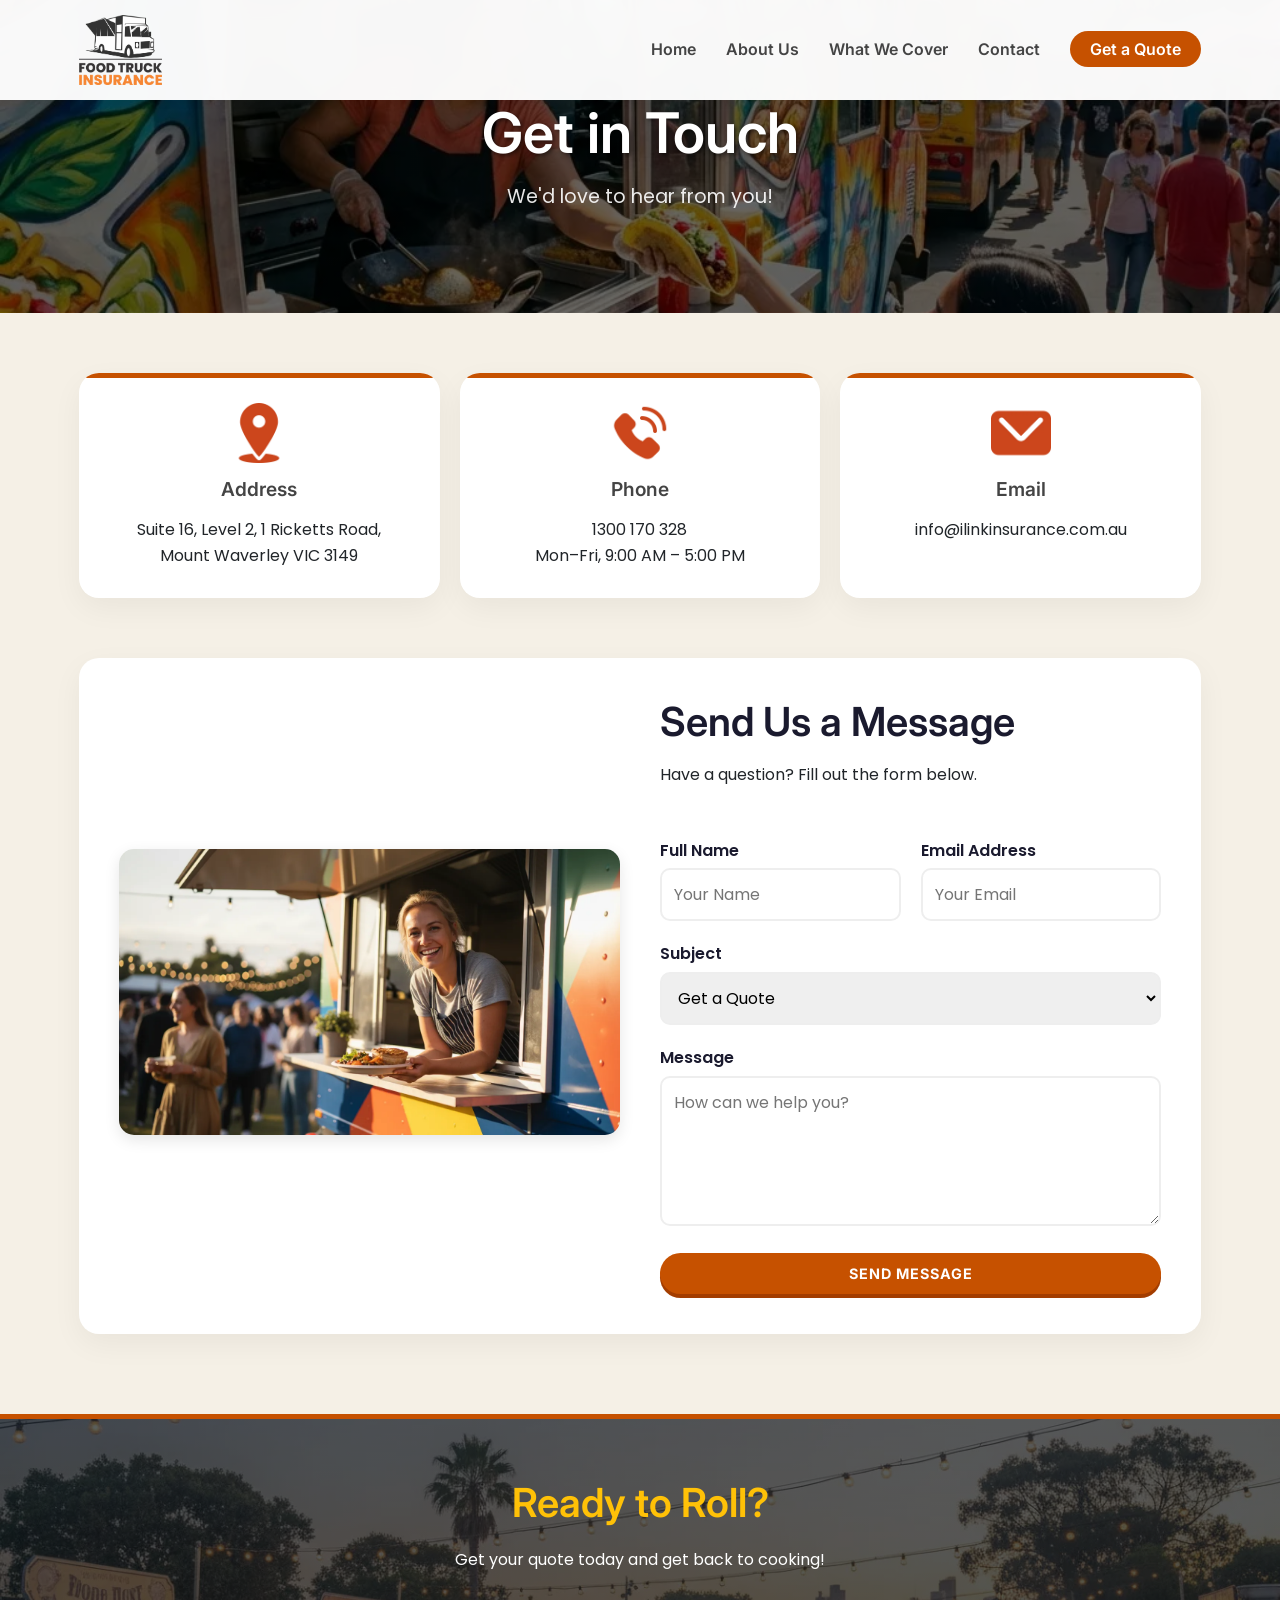
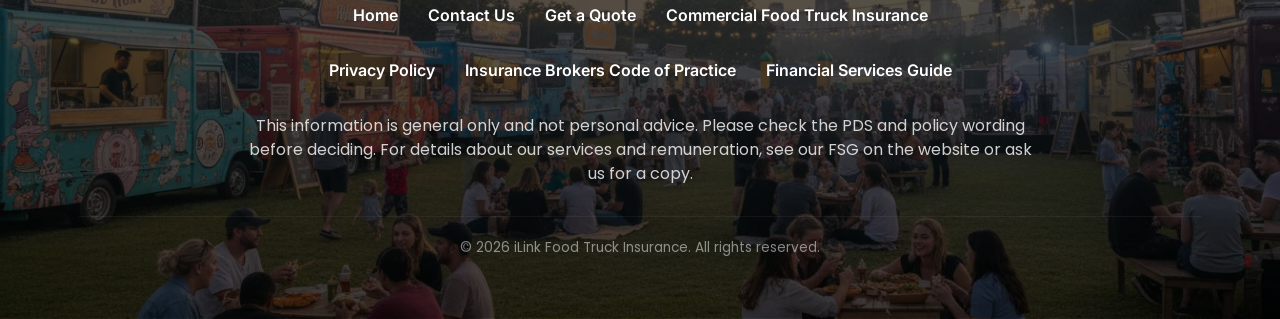
<file: contact.html>
<!DOCTYPE html>
<html lang="en">

<head>
    <meta charset="UTF-8">
    <meta name="viewport" content="width=device-width, initial-scale=1.0">
    <title>Contact Food Truck Insurance Australia | Get Fast Quote</title>
    <meta name="description"
        content="Need food truck insurance in Australia? Contact us today for fast quotes, expert advice, and affordable public liability cover for your business.">
    <link rel="icon" href="assets/Food Truck Ins_Logo_Tran.webp" type="image/webp">
    <!-- Google Fonts -->
    <link rel="preconnect" href="https://fonts.googleapis.com">
    <link rel="preconnect" href="https://fonts.gstatic.com" crossorigin>
    <link
        href="https://fonts.googleapis.com/css2?family=Fredoka:wght@300;400;600&family=Open+Sans:wght@400;600;700&family=Inter:wght@400;700&family=Poppins:wght@300;400;600&display=swap"
        rel="stylesheet">
    <!-- Icons -->
    <link rel="stylesheet" href="https://cdnjs.cloudflare.com/ajax/libs/font-awesome/6.4.0/css/all.min.css">
    <link rel="stylesheet" href="index2.css">
    <!-- Google tag (gtag.js) -->
    <script async src="https://www.googletagmanager.com/gtag/js?id=G-EWH4H9NRTN"></script>
    <script>
        window.dataLayer = window.dataLayer || [];
        function gtag() { dataLayer.push(arguments); }
        gtag('js', new Date());

        gtag('config', 'G-EWH4H9NRTN');
    </script>
</head>

<body class="idx2-page">

    <!-- Navigation -->
    <nav class="navbar">
        <div class="container nav-container">
            <a href="index2.html" class="logo">
                <img src="assets/Food Truck Ins_Logo_Tran.webp" alt="iLink Food Truck Insurance">
            </a>
            <button class="menu-toggle" aria-label="Toggle navigation">
                <i class="fas fa-bars"></i>
            </button>
            <ul class="nav-links">
                <li><a href="index2.html">Home</a></li>
                <li><a href="index2.html#about">About Us</a></li>
                <li><a href="index2.html#coverages">What We Cover</a></li>
                <li><a href="contact.html" class="active">Contact</a></li>
                <li><a href="index2.html#quoteForm" class="btn-nav">Get a Quote</a></li>
            </ul>
        </div>
    </nav>

    <!-- Page Banner (Simple) -->
    <header class="page-banner simple-banner">
        <div class="container">
            <h1 class="animate-pop">Get in Touch</h1>
            <p class="lead animate-slide-up">We'd love to hear from you!</p>
        </div>
    </header>

    <!-- Info Cards Section -->
    <section class="section info-cards-section">
        <div class="container">
            <div class="contact-info-grid horizontal-grid">
                <div class="card">
                    <div class="icon-box"><img src="assets/location.webp" alt="Address"></div>
                    <h3>Address</h3>
                    <p>Suite 16, Level 2, 1 Ricketts Road,<br>Mount Waverley VIC 3149</p>
                </div>
                <div class="card">
                    <div class="icon-box"><img src="assets/call.webp" alt="Phone"></div>
                    <h3>Phone</h3>
                    <p><a href="tel:+611300170328">1300 170 328</a></p>
                    <p>Mon–Fri, 9:00 AM – 5:00 PM</p>
                </div>
                <div class="card">
                    <div class="icon-box"><img src="assets/email.webp" alt="Email"></div>
                    <h3>Email</h3>
                    <p><a href="mailto:info@ilinkinsurance.com.au">info@ilinkinsurance.com.au</a>
                    </p>
                </div>
            </div>
        </div>
    </section>

    <!-- Contact Form Section -->
    <section class="section simple-form-section bg-light">
        <div class="container">
            <div class="form-layout-split">
                <div class="form-image">
                    <img src="assets/images/5.webp" alt="Serving Food" class="img-fluid rounded-shadow">
                </div>
                <div class="contact-form-wrapper">
                    <div class="section-header">
                        <h2>Send Us a Message</h2>
                        <p>Have a question? Fill out the form below.</p>
                    </div>
                    <form action="contact.php" method="POST">
                        <div class="form-row-split">
                            <div class="form-group">
                                <label for="name">Full Name</label>
                                <input type="text" id="name" name="full_name" placeholder="Your Name" required>
                            </div>
                            <div class="form-group">
                                <label for="email">Email Address</label>
                                <input type="email" id="email" name="email" placeholder="Your Email" required>
                            </div>
                        </div>
                        <div class="form-group">
                            <label for="subject">Subject</label>
                            <select id="subject" name="subject">
                                <option value="quote">Get a Quote</option>
                                <option value="support">Customer Support</option>
                                <option value="claim">File a Claim</option>
                                <option value="other">Other</option>
                            </select>
                        </div>
                        <div class="form-group">
                            <label for="message">Message</label>
                            <textarea id="message" name="message" placeholder="How can we help you?"></textarea>
                        </div>
                        <button type="submit" class="btn btn-primary btn-block">Send
                            Message</button>
                    </form>
                </div>
            </div>
        </div>
    </section>

    <!-- CTA / Footer -->
    <footer class="footer" id="contact">
        <div class="container text-center">
            <h2 class="animate-bounce" style="font-family: 'Fredoka', sans-serif;">Ready to Roll?</h2>
            <p style="font-family: 'Open Sans', sans-serif;">Get your quote today and get back to cooking!</p>

            <div class="footer-links">
                <a href="index2.html">Home</a>
                <a href="contact.html">Contact Us</a>
                <a href="index2.html#quoteForm">Get a Quote</a>
                <a href="commercial-food-truck-insurance.html">Commercial Food Truck Insurance</a>
            </div>

            <div class="footer-links">
                <a href="https://www.cbn.au/privacy-policy">Privacy Policy</a>
                <a href="https://www.niba.com.au/insurance-brokers-code-of-practice">Insurance Brokers Code of
                    Practice</a>
                <a target="_blank" href="assets/FSG___iLink_Insurance_Brokers_Pty_Ltd_V024_30_August_2025.pdf">
                    Financial Services Guide</a>
            </div>

            <div class="footer-disclaimer"
                style="font-size: 0.85rem; opacity: 0.8; margin-top: 20px; max-width: 800px; margin-left: auto; margin-right: auto; line-height: 1.5; color: #fff;">
                <p>This information is general only and not personal advice. Please check the PDS and policy wording
                    before deciding. For details about our services and remuneration, see our FSG on the website or ask
                    us for a copy.</p>
            </div>

            <p class="copyright">
                &copy; <span id="year"></span> iLink Food Truck Insurance. All rights reserved.
            </p>
        </div>
    </footer>

    <script src="script.js"></script>
    <script>document.getElementById('year').textContent = new Date().getFullYear();</script>
</body>

</html>
</file>
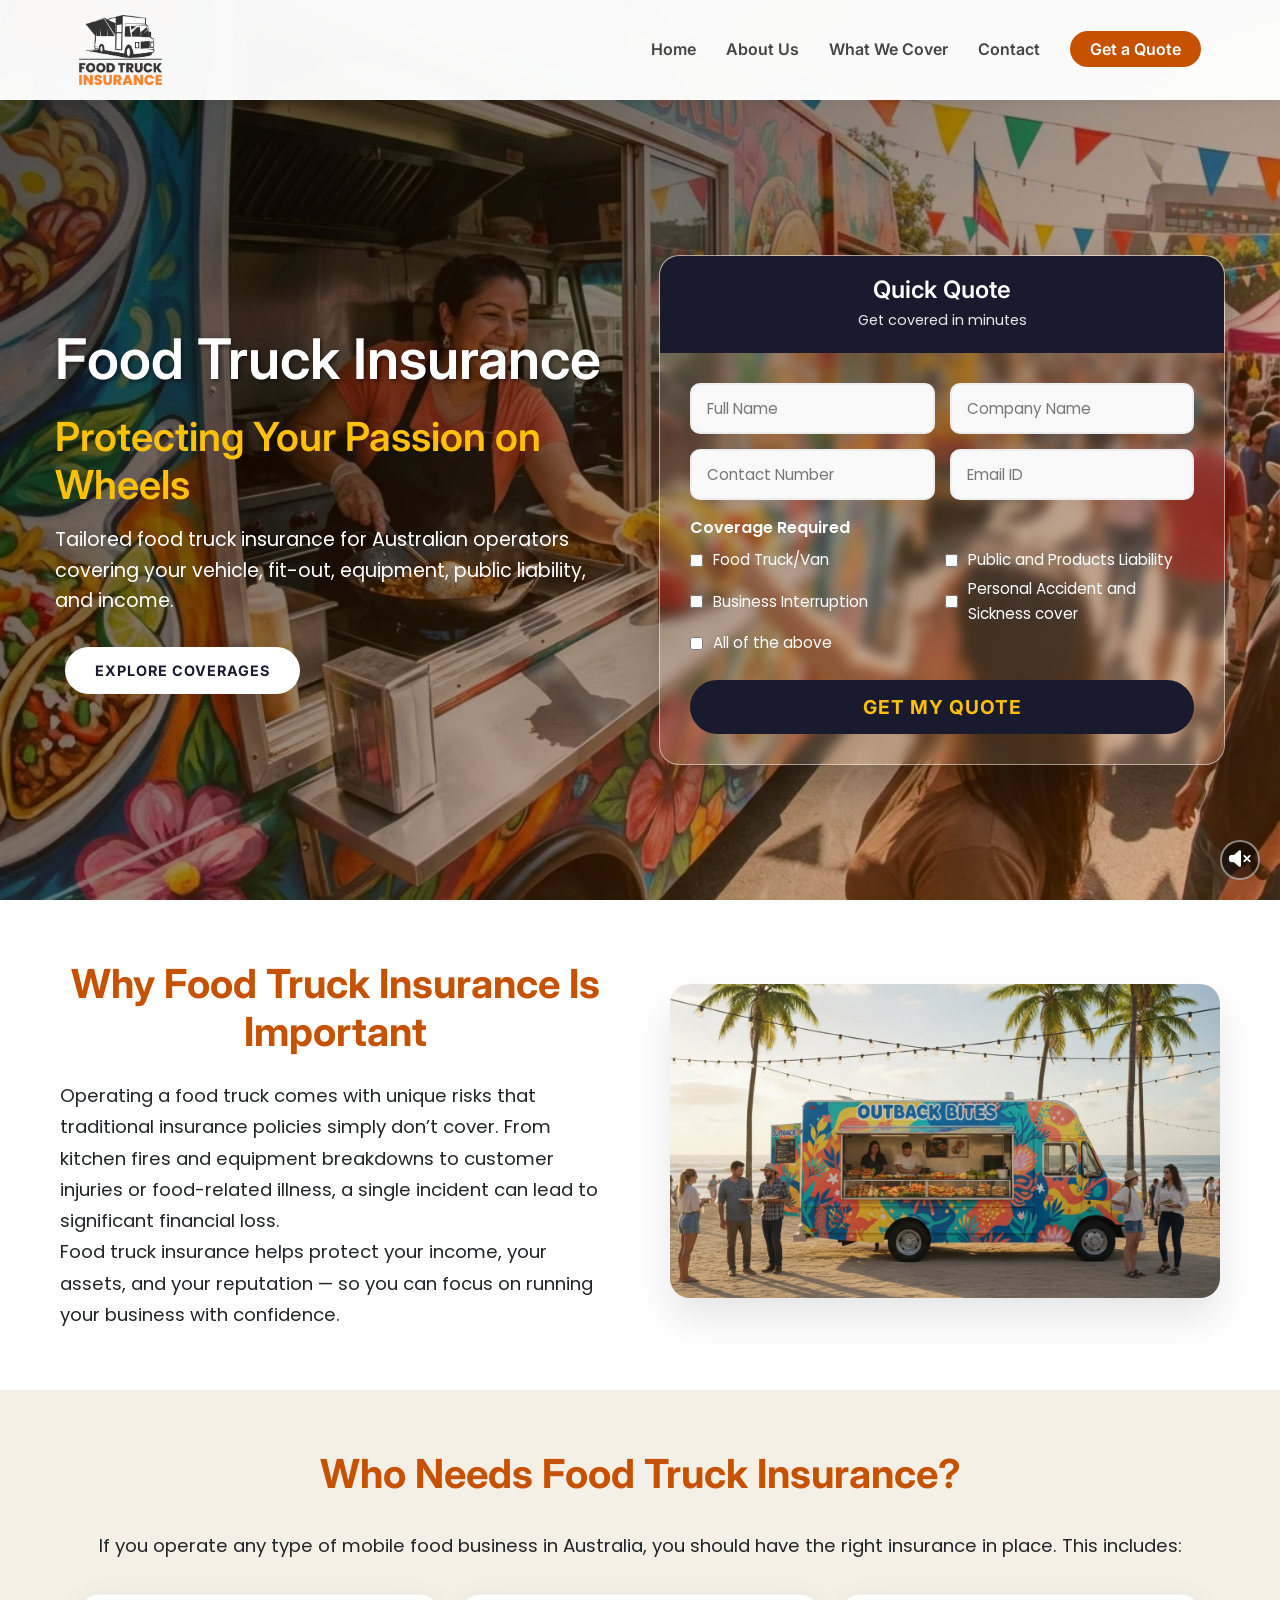
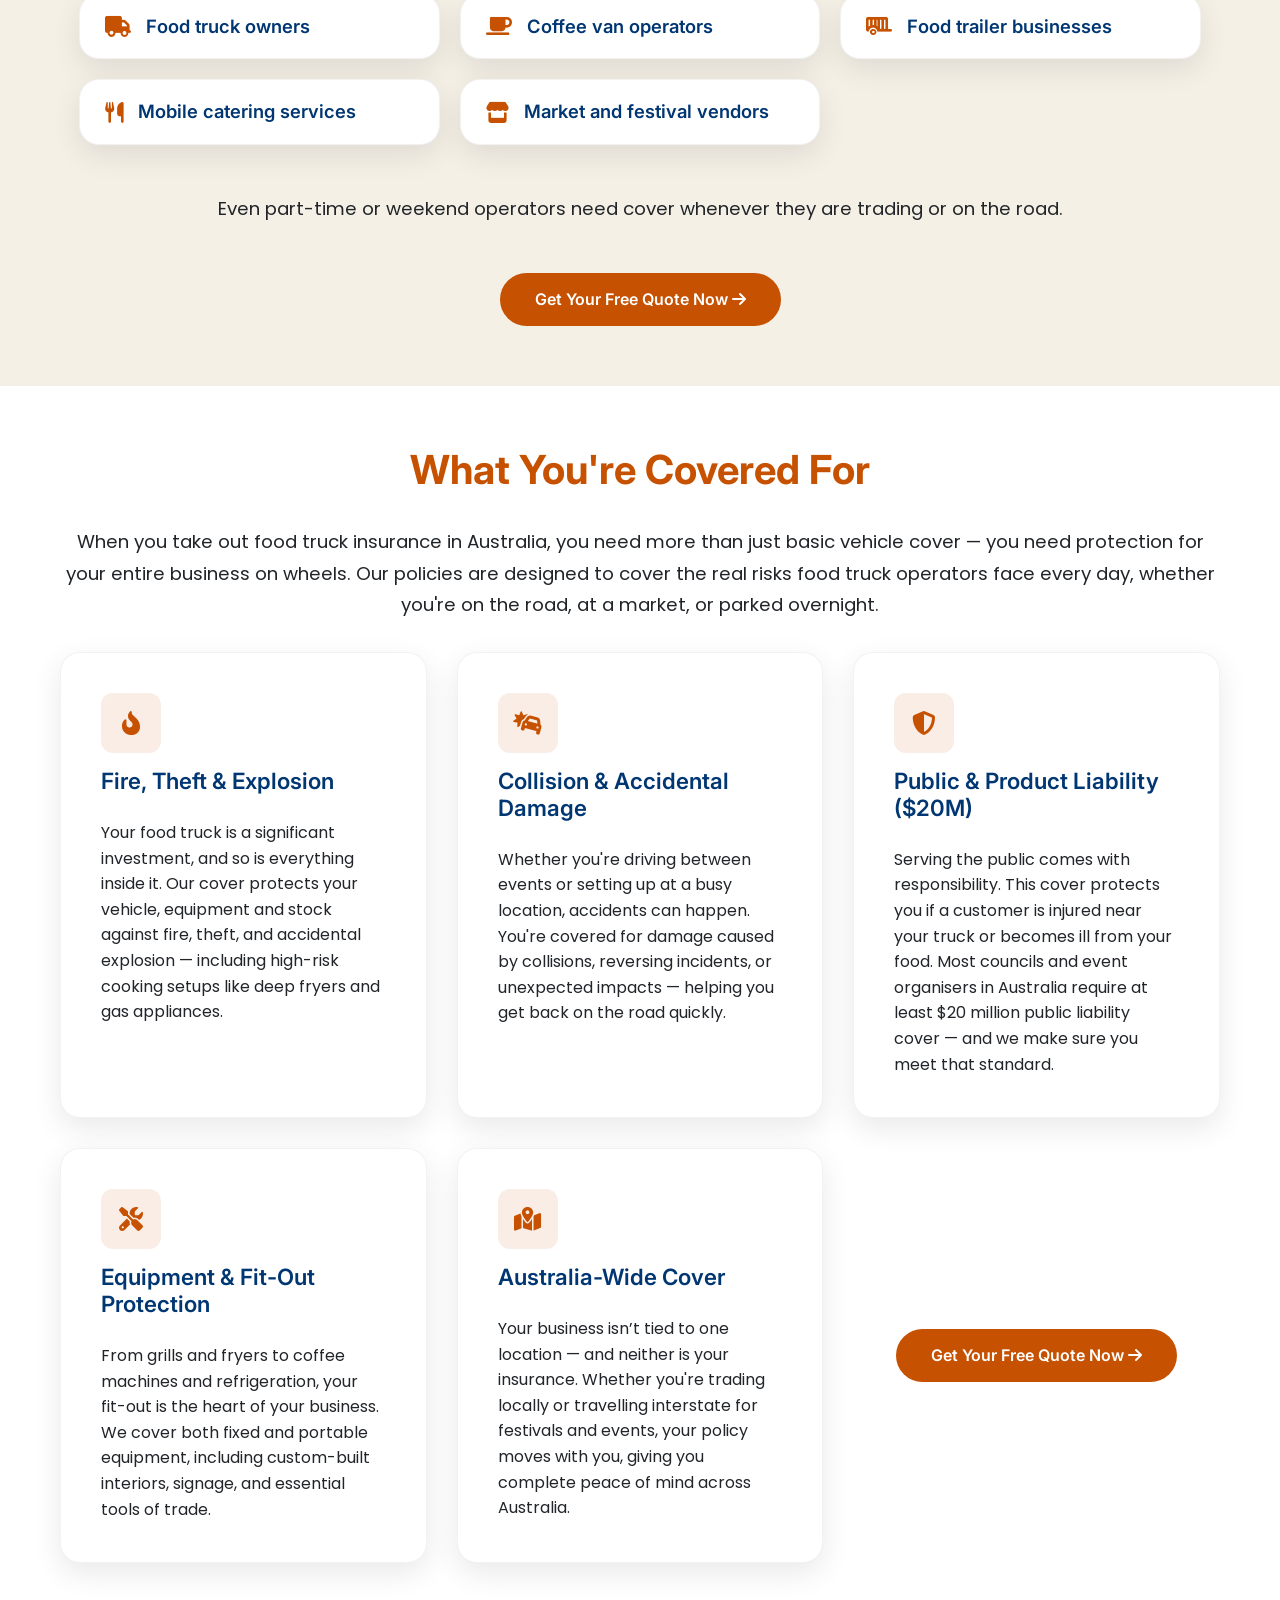
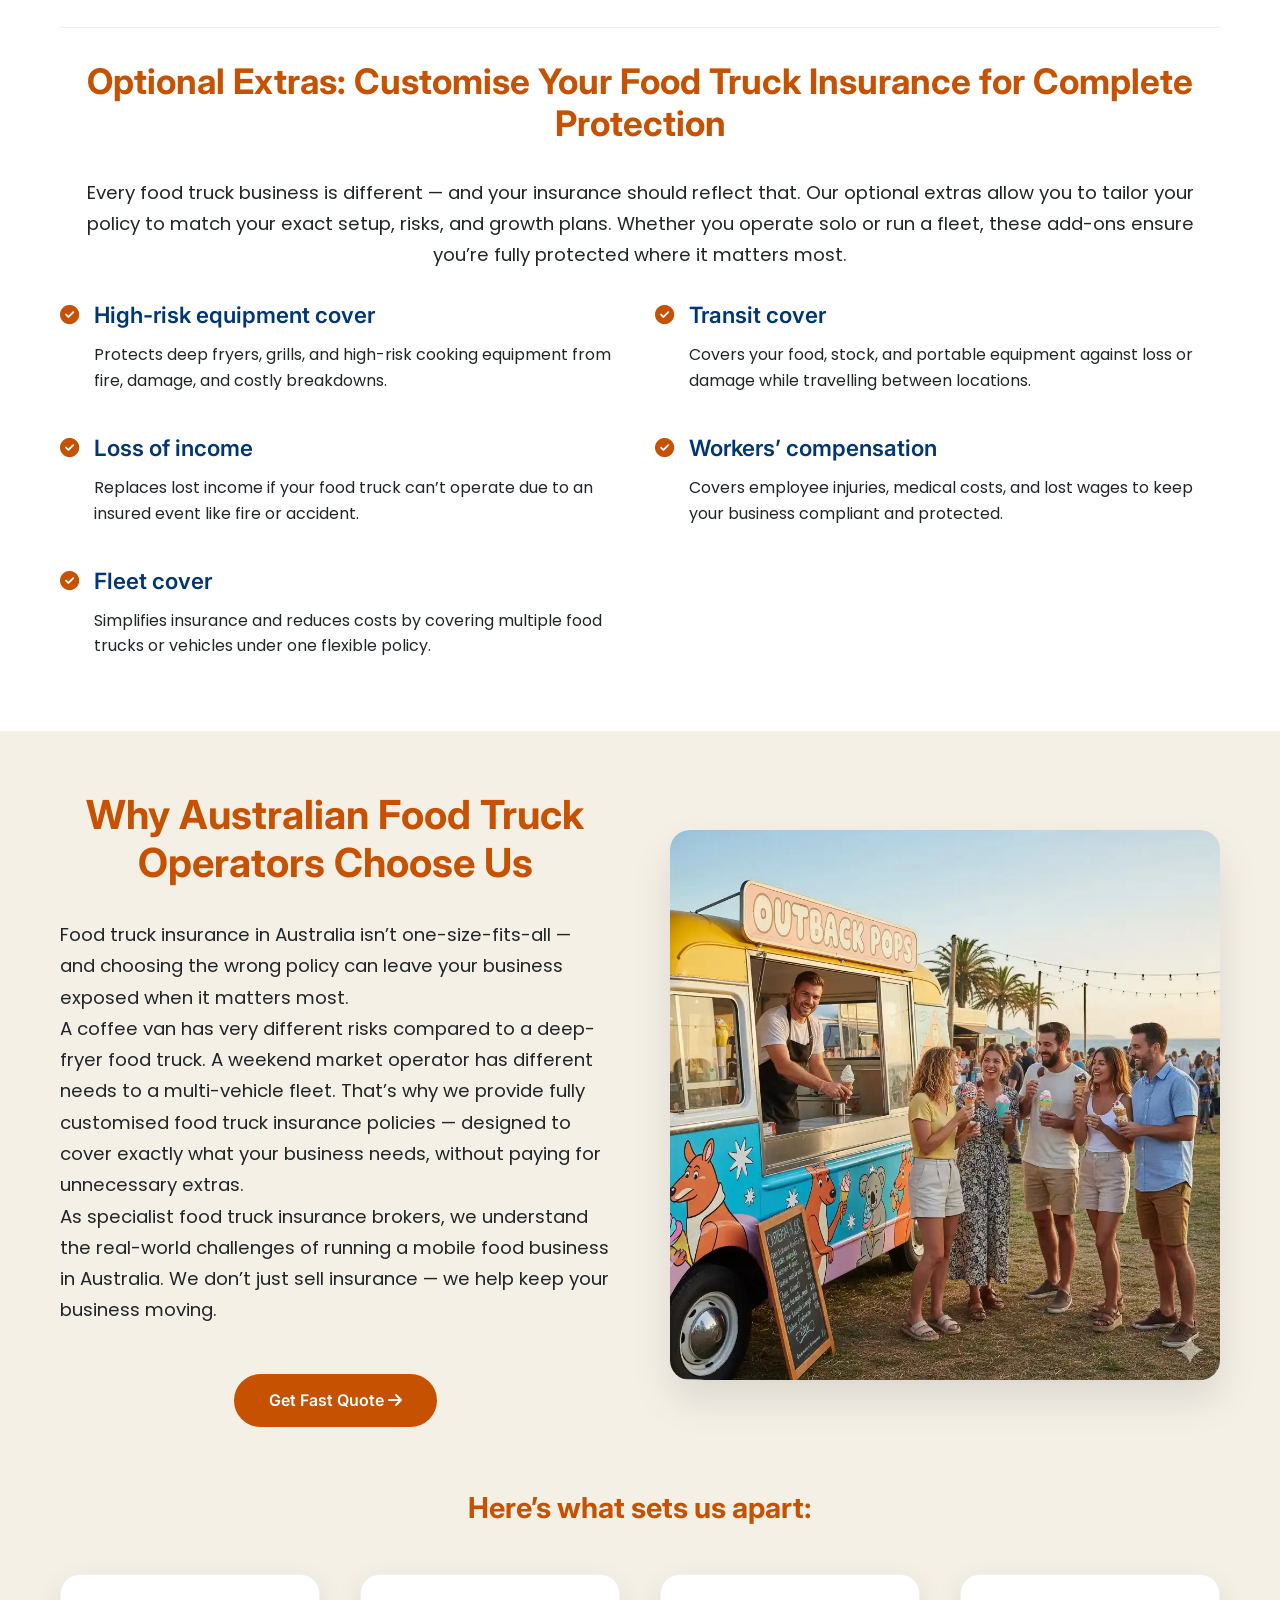
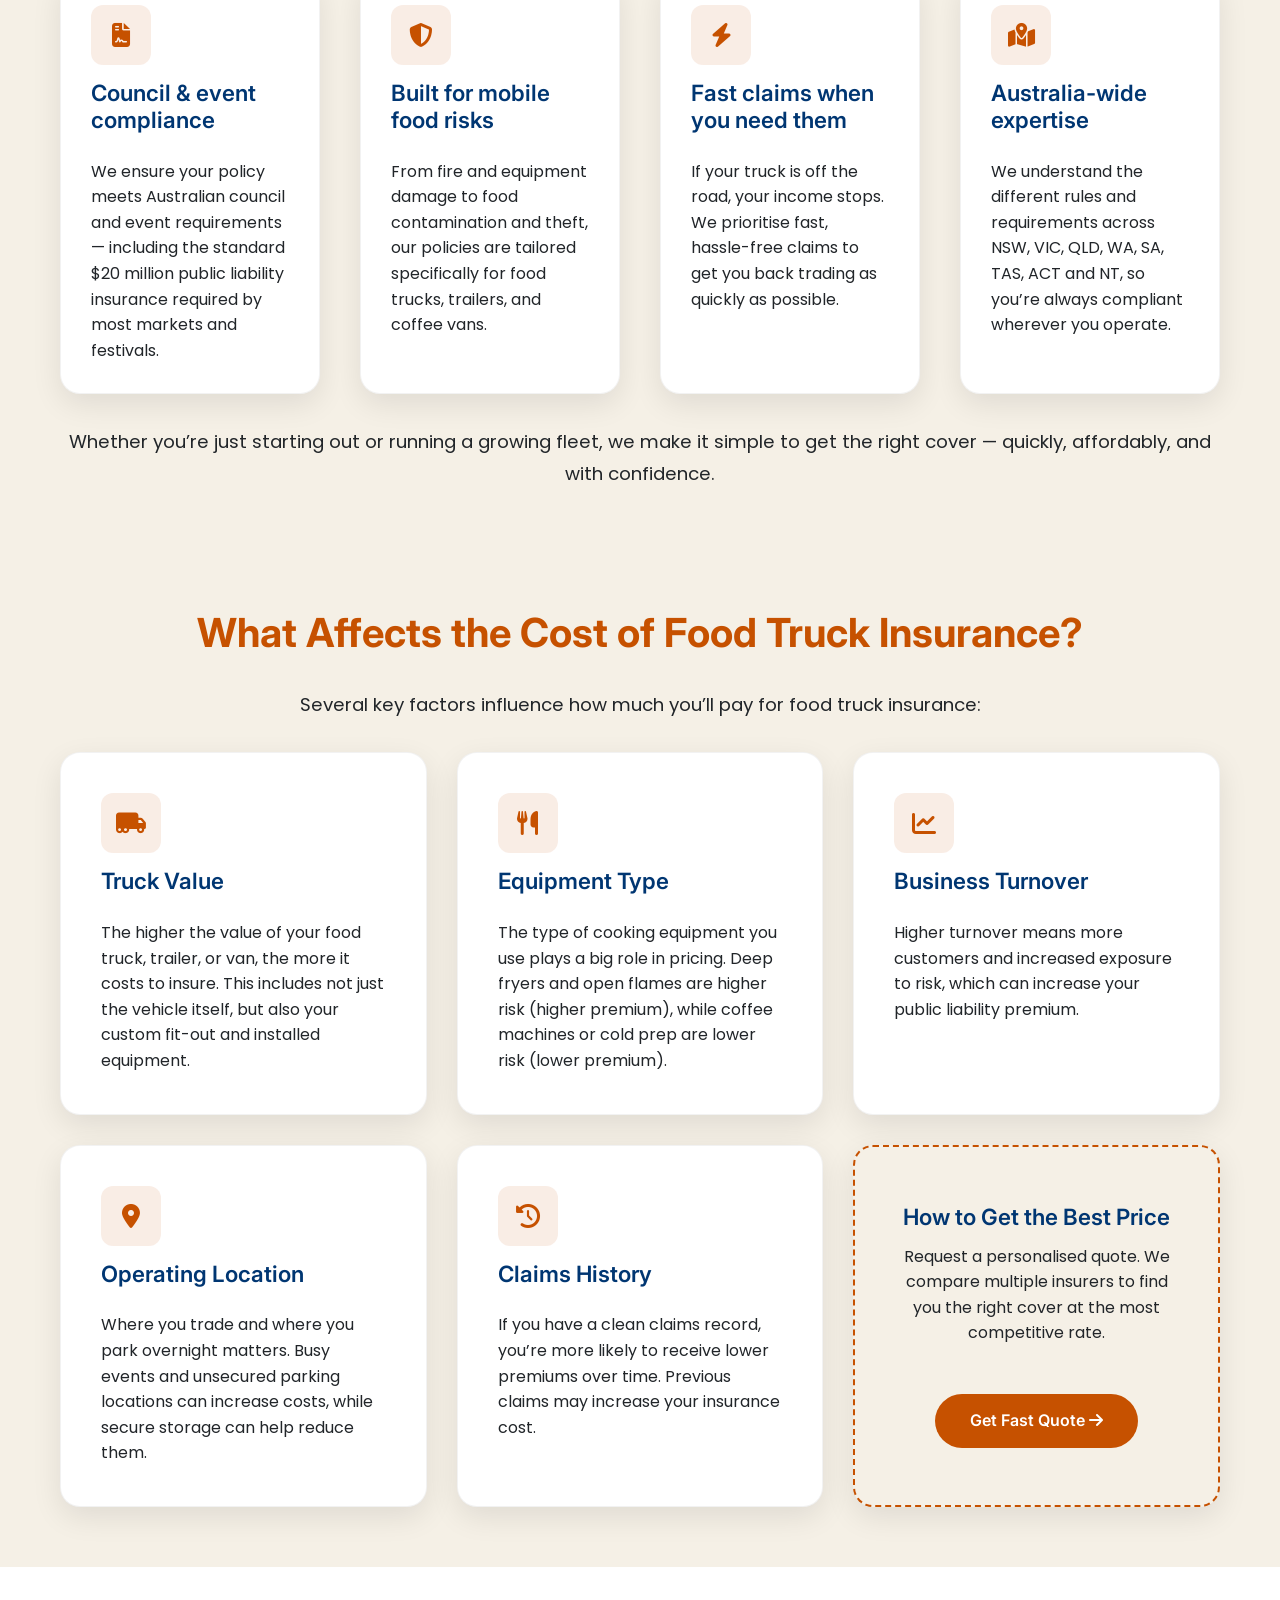
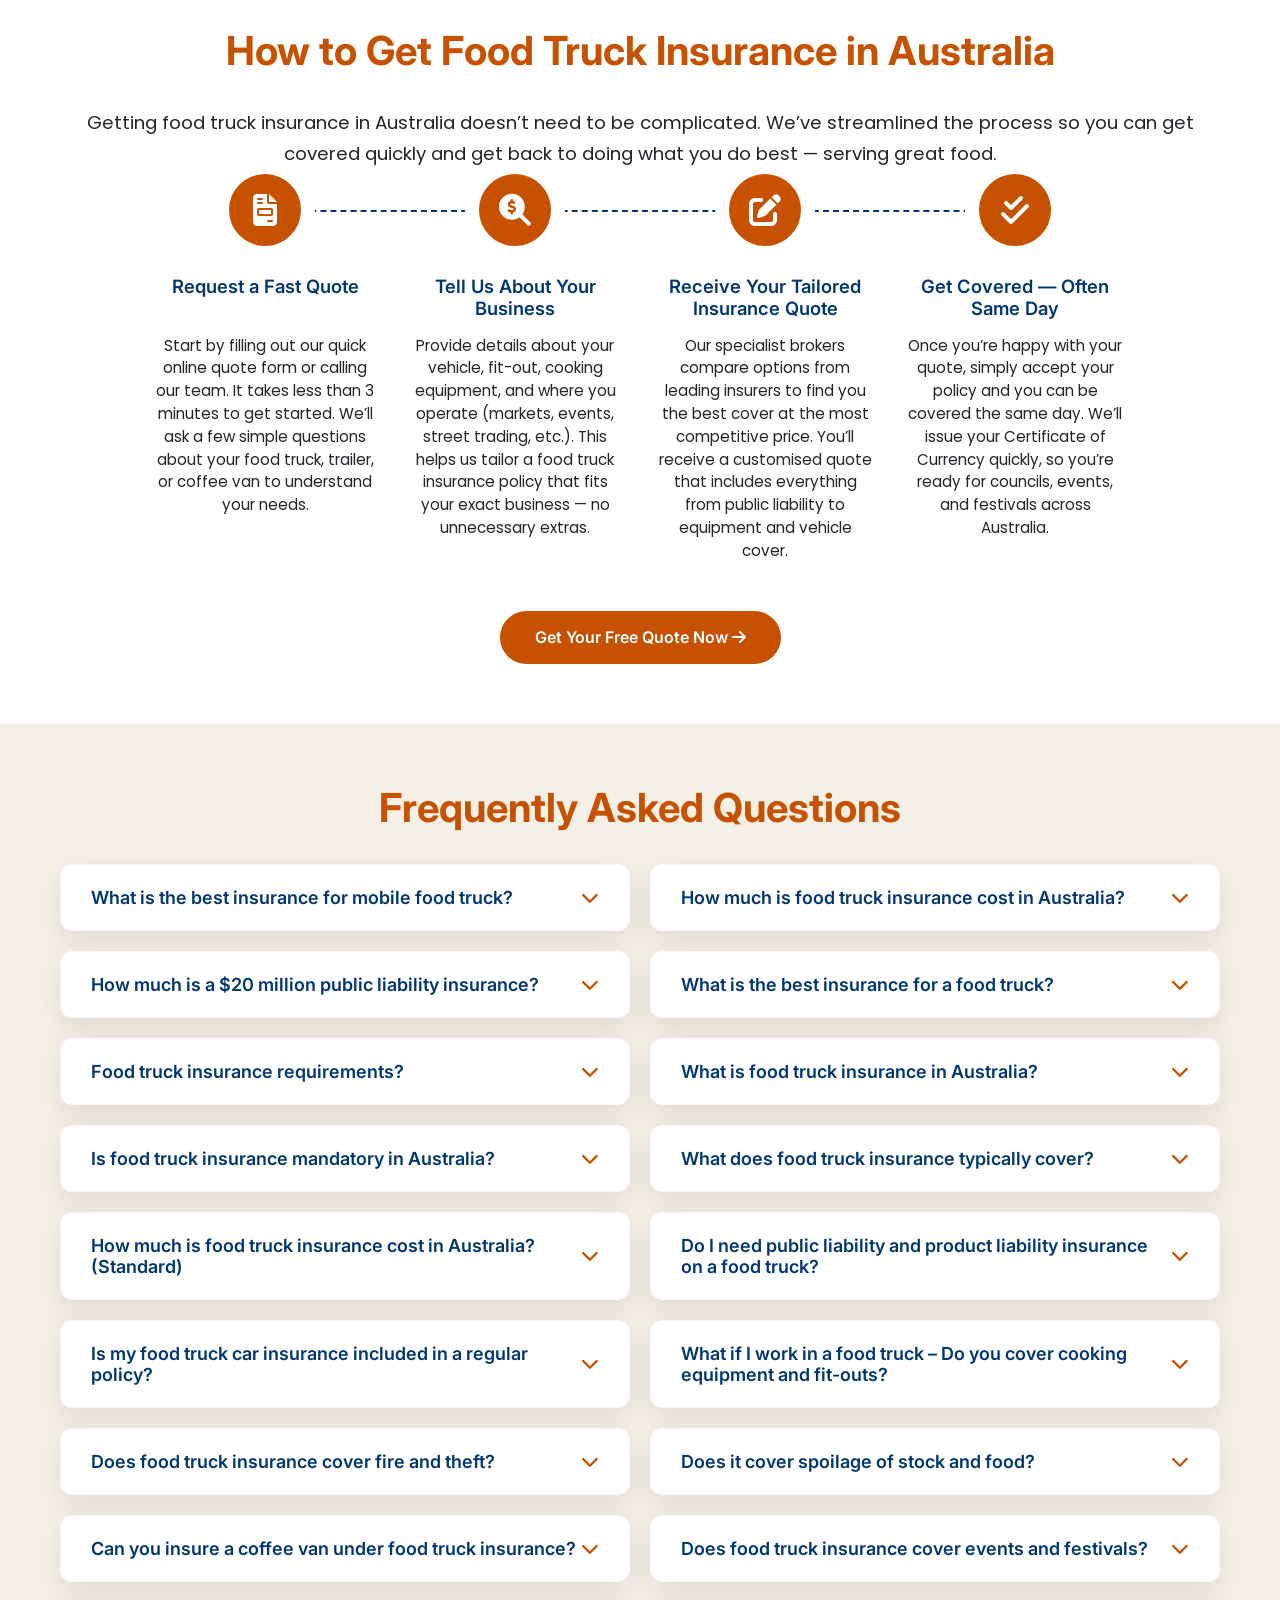
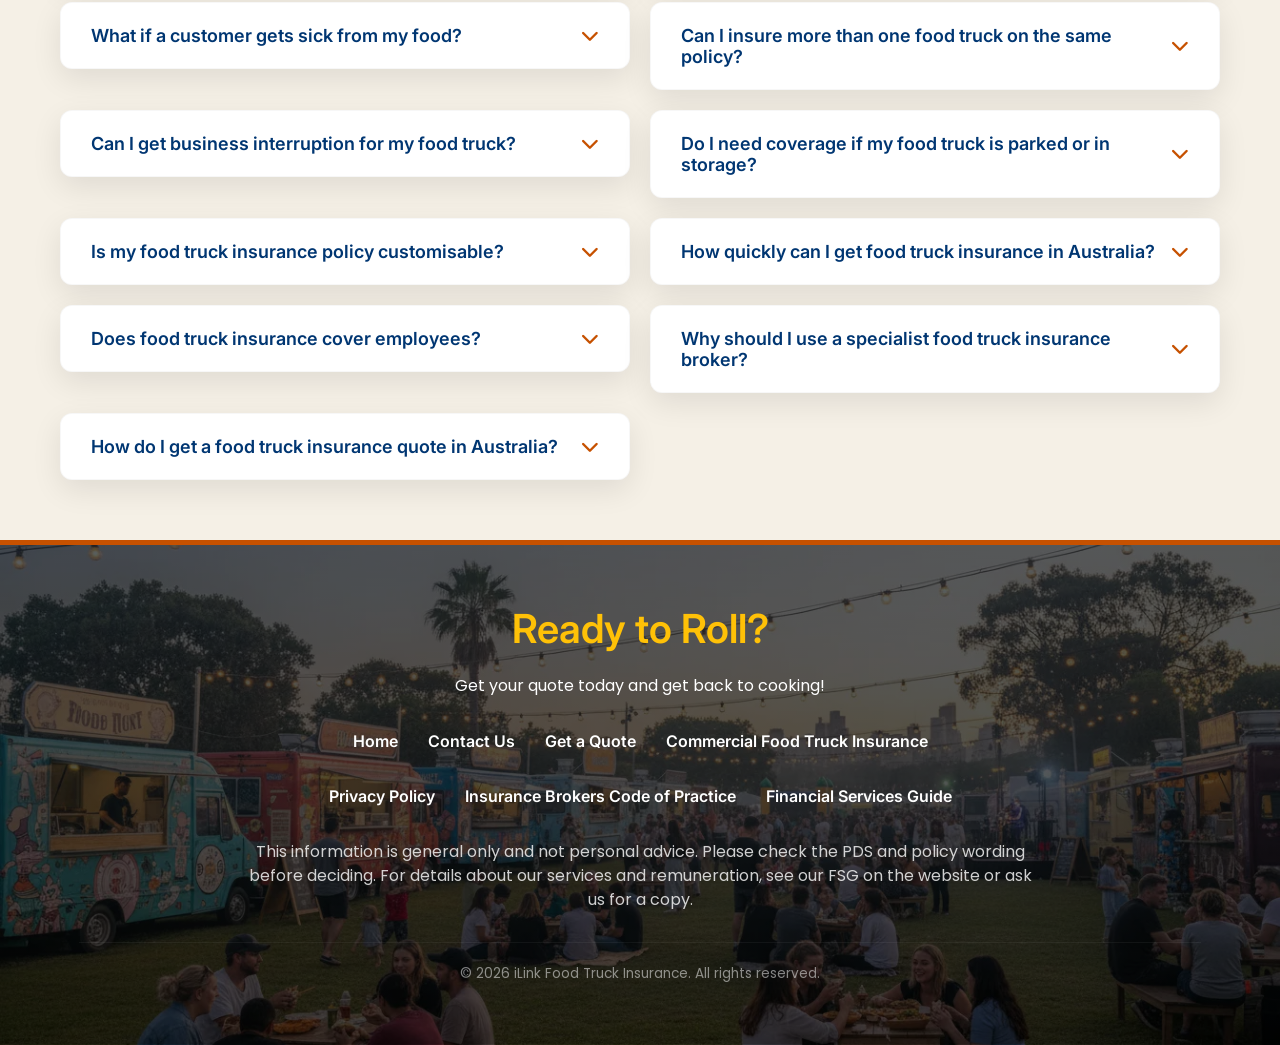
<file: index2.html>
<!doctype html>
<html lang="en">

<head>
  <meta charset="UTF-8" />
  <meta name="viewport" content="width=device-width, initial-scale=1.0" />
  <title>Food Truck Insurance Australia | Protect Your Passion on Wheels</title>
  <meta name="description"
    content="Tailored food truck insurance for Australian operators. Cover your vehicle, fit-out, public liability, and income. Get a fast quote today." />
  <meta name="robots" content="index, follow" />
  <link rel="icon" href="/favicon.ico" sizes="any" />
  <link rel="icon" type="image/webp" sizes="48x48" href="/favicon.webp" />
  <link rel="apple-touch-icon" sizes="180x180" href="/apple-touch-icon.webp" />

  <!-- Google Fonts -->
  <link rel="preconnect" href="https://fonts.googleapis.com" />
  <link rel="preconnect" href="https://fonts.gstatic.com" crossorigin />
  <link
    href="https://fonts.googleapis.com/css2?family=Fredoka:wght@300;400;600&family=Open+Sans:wght@400;600;700&family=Inter:wght@400;700&family=Poppins:wght@300;400;600&display=swap"
    rel="stylesheet" media="print" onload="this.media = 'all'" />

  <!-- Icons -->
  <link rel="preconnect" href="https://cdnjs.cloudflare.com" crossorigin>
  <link rel="stylesheet" href="https://cdnjs.cloudflare.com/ajax/libs/font-awesome/6.4.0/css/all.min.css" media="print"
    onload="this.media='all'">

  <link rel="stylesheet" href="index2.css" />

  <link rel="canonical" href="https://foodtruckinsurance.com.au/index2.html" />
  <link rel="preload" as="image" href="assets/hero-poster.webp" fetchpriority="high">

  <meta name="google-site-verification" content="nEyloXKjUVuiM9DTyxJ5RnHQcfN_oiZ00jUdY6MnLyM" />

  <!-- Google tag (gtag.js) -->
  <script async src="https://www.googletagmanager.com/gtag/js?id=G-EWH4H9NRTN"></script>
  <script>
    window.dataLayer = window.dataLayer || [];
    function gtag() {
      dataLayer.push(arguments);
    }
    gtag("js", new Date());
    gtag("config", "G-EWH4H9NRTN");
  </script>
</head>

<body class="idx2-page">
  <header>
    <!-- Navigation -->
    <nav class="navbar">
      <div class="container nav-container">
        <a href="index.html" class="logo">
          <img src="assets/Food Truck Ins_Logo_Tran.webp" alt="Food Truck Insurance" width="72" height="60" />
        </a>
        <a href="tel:1300170328" class="mobile-nav-number"><i class="fas fa-phone-alt"></i> 1300 170 328</a>
        <button class="menu-toggle" aria-label="Toggle navigation">
          <i class="fas fa-bars"></i>
        </button>
        <ul class="nav-links">
          <li><a href="index.html">Home</a></li>
          <li><a href="#about">About Us</a></li>
          <li><a href="#coverages">What We Cover</a></li>
          <li><a href="contact.html">Contact</a></li>
          <li><a href="#quoteForm" class="btn-nav">Get a Quote</a></li>
        </ul>
      </div>
    </nav>
  </header>

  <main>

    <header id="home" class="hero">
      <div class="video-background">
        <video autoplay muted loop playsinline poster="assets/hero-poster.webp" id="hero-video">
          <source src="https://pub-b20fe231e4b74c4da0db6ef14285b391.r2.dev/foodtruck.mp4" type="video/mp4" />
          Your browser does not support the video tag.
        </video>
        <div class="overlay"></div>
        <audio id="bg-music" loop>
          <source src="assets/holiday-beach-music.mp3" type="audio/mpeg" />
        </audio>
      </div>
      <button id="muteToggle" class="mute-toggle" aria-label="Unmute Video">
        <i class="fas fa-volume-mute"></i>
      </button>
      <div class="container hero-content">

        <div class="hero-text">
          <h1 class="animate-pop">Food Truck Insurance</h1>
          <h2 class="animate-slide-up idx2-hero-title-mb">
            <span class="text-gradient">Protecting Your Passion on Wheels</span>
          </h2>
          <p class="animate-slide-up delay-1 idx2-hero-description">
            Tailored food truck insurance for Australian operators covering your vehicle, fit-out, equipment, public
            liability, and income.
          </p>
          <div class="hero-buttons animate-slide-up delay-2">

            <a href="#quoteForm" class="btn btn-primary desktop-hidden">Get Quote <i class="fas fa-arrow-right"></i></a>
            <a href="#coverages" class="btn btn-secondary">Explore Coverages</a>
          </div>
        </div>
        <div class="contact-form-container hero-form" id="quoteForm">
          <div class="form-header">
            <h3>Quick Quote</h3>
            <p>Get covered in minutes</p>
          </div>
          <form class="simple-form" id="form" action="zoho/forms/sendmail.php" method="POST">
            <div class="form-row">
              <input type="text" name="full_name" placeholder="Full Name" required />
              <input type="text" name="company_name" placeholder="Company Name" />
            </div>
            <div class="form-row">
              <input type="tel" name="contact_number" placeholder="Contact Number" required />
              <input type="email" name="email_id" placeholder="Email ID" required />
            </div>
            <div class="checkbox-group" style="margin-bottom: 15px; text-align: left; width: 100%;">
              <div style="margin-bottom: 8px; font-weight: 600; color: #fff;">Coverage Required</div>
              <div style="display: grid; grid-template-columns: 1fr 1fr; gap: 5px;">
                <label
                  style="display: flex; align-items: center; justify-content: flex-start; gap: 10px; cursor: pointer; font-size: 0.95rem; color: #fff; margin: 0; padding: 0;">
                  <input type="checkbox" name="coverage_required[]" value="food-truck-van"
                    style="width: auto; height: auto; margin: 0; padding: 0;" />
                  <span>Food Truck/Van</span>
                </label>
                <label
                  style="display: flex; align-items: center; justify-content: flex-start; gap: 10px; cursor: pointer; font-size: 0.95rem; color: #fff; margin: 0; padding: 0;">
                  <input type="checkbox" name="coverage_required[]" value="liability"
                    style="width: auto; height: auto; margin: 0; padding: 0;" />
                  <span>Public and Products Liability</span>
                </label>
                <label
                  style="display: flex; align-items: center; justify-content: flex-start; gap: 10px; cursor: pointer; font-size: 0.95rem; color: #fff; margin: 0; padding: 0;">
                  <input type="checkbox" name="coverage_required[]" value="business-interruption"
                    style="width: auto; height: auto; margin: 0; padding: 0;" />
                  <span>Business Interruption</span>
                </label>
                <label
                  style="display: flex; align-items: center; justify-content: flex-start; gap: 10px; cursor: pointer; font-size: 0.95rem; color: #fff; margin: 0; padding: 0;">
                  <input type="checkbox" name="coverage_required[]" value="personal-accident"
                    style="width: auto; height: auto; margin: 0; padding: 0;" />
                  <span>Personal Accident and Sickness cover</span>
                </label>
                <label
                  style="display: flex; align-items: center; justify-content: flex-start; gap: 10px; cursor: pointer; font-size: 0.95rem; color: #fff; margin: 0; padding: 0; grid-column: span 2;">
                  <input type="checkbox" name="coverage_required[]" value="all"
                    style="width: auto; height: auto; margin: 0; padding: 0;" />
                  <span>All of the above</span>
                </label>
              </div>
            </div>
            <button type="submit" class="btn btn-primary btn-lg mt-3">
              Get My Quote
            </button>
          </form>
        </div>
      </div>
    </header>

    <!-- Mobile Quote Section (Visible only on mobile) -->
    <section id="mobile-quote-section" class="idx2-section idx2-bg-cream mobile-quote-section">
      <div class="idx2-container">
        <div class="contact-form-container" id="quoteFormMobile">
          <div class="form-header">
            <h3>Quick Quote</h3>
            <p>Get covered in minutes</p>
          </div>
          <form class="simple-form" id="formMobile" action="zoho/forms/sendmail.php" method="POST">
            <div class="form-row">
              <input type="text" name="full_name" placeholder="Full Name" required />
              <input type="text" name="company_name" placeholder="Company Name" />
            </div>
            <div class="form-row">
              <input type="tel" name="contact_number" placeholder="Contact Number" required />
              <input type="email" name="email_id" placeholder="Email ID" required />
            </div>
            <div class="checkbox-group" style="margin-bottom: 15px; text-align: left; width: 100%;">
              <div style="margin-bottom: 8px; font-weight: 600; color: #333;">Coverage Required</div>
              <div style="display: grid; grid-template-columns: 1fr; gap: 10px;">
                <label
                  style="display: flex; align-items: center; justify-content: flex-start; gap: 10px; cursor: pointer; font-size: 0.95rem; color: #333; margin: 0; padding: 0;">
                  <input type="checkbox" name="coverage_required[]" value="food-truck-van"
                    style="width: auto; height: auto; margin: 0; padding: 0;" />
                  <span>Food Truck/Van</span>
                </label>
                <label
                  style="display: flex; align-items: center; justify-content: flex-start; gap: 10px; cursor: pointer; font-size: 0.95rem; color: #333; margin: 0; padding: 0;">
                  <input type="checkbox" name="coverage_required[]" value="liability"
                    style="width: auto; height: auto; margin: 0; padding: 0;" />
                  <span>Public and Products Liability</span>
                </label>
                <label
                  style="display: flex; align-items: center; justify-content: flex-start; gap: 10px; cursor: pointer; font-size: 0.95rem; color: #333; margin: 0; padding: 0;">
                  <input type="checkbox" name="coverage_required[]" value="business-interruption"
                    style="width: auto; height: auto; margin: 0; padding: 0;" />
                  <span>Business Interruption</span>
                </label>
                <label
                  style="display: flex; align-items: center; justify-content: flex-start; gap: 10px; cursor: pointer; font-size: 0.95rem; color: #333; margin: 0; padding: 0;">
                  <input type="checkbox" name="coverage_required[]" value="personal-accident"
                    style="width: auto; height: auto; margin: 0; padding: 0;" />
                  <span>Personal Accident and Sickness cover</span>
                </label>
                <label
                  style="display: flex; align-items: center; justify-content: flex-start; gap: 10px; cursor: pointer; font-size: 0.95rem; color: #333; margin: 0; padding: 0;">
                  <input type="checkbox" name="coverage_required[]" value="all"
                    style="width: auto; height: auto; margin: 0; padding: 0;" />
                  <span>All of the above</span>
                </label>
              </div>
            </div>
            <button type="submit" class="idx2-btn-accent" style="width: 100%; border: none;">
              Get My Quote
            </button>
          </form>
        </div>
      </div>
    </section>

    <!-- NEW SECTION: Why Food Truck Insurance Is Important -->
    <section id="about" class="idx2-section idx2-bg-white">
      <div class="idx2-container">
        <div class="idx2-split">
          <div class="idx2-split-content">
            <h2 class="idx2-h2 idx2-text-left" style="margin-bottom: 1.5rem">Why Food Truck Insurance Is Important</h2>
            <p class="idx2-lead idx2-text-left">
              Operating a food truck comes with unique risks that traditional insurance policies simply don’t cover.
              From kitchen fires and equipment breakdowns to customer injuries or food-related illness, a single
              incident can lead to significant financial loss.
            </p>
            <p class="idx2-lead idx2-text-left">
              Food truck insurance helps protect your income, your assets, and your reputation — so you can focus on
              running your business with confidence.
            </p>
          </div>
          <div class="idx2-split-image">
            <img src="assets/images/2.webp" alt="Food Truck Operations" width="600" height="400" />
          </div>
        </div>
      </div>
    </section>

    <section class="idx2-section idx2-bg-cream">
      <div class="idx2-container-wide">
        <div class="idx2-text-center">
          <h2 class="idx2-h2">Who Needs Food Truck Insurance?</h2>
          <p class="idx2-lead">If you operate any type of mobile food business in Australia, you should have the right
            insurance in place. This includes:</p>

          <div class="container idx2-grid-3-strict idx2-mt-md">
            <div class="idx2-card idx2-card-horizontal">
              <div class="idx2-icon-box"><i class="fas fa-truck"></i></div>
              <h3 class="idx2-h3">Food truck owners</h3>
            </div>
            <div class="idx2-card idx2-card-horizontal">
              <div class="idx2-icon-box"><i class="fas fa-coffee"></i></div>
              <h3 class="idx2-h3">Coffee van operators</h3>
            </div>
            <div class="idx2-card idx2-card-horizontal">
              <div class="idx2-icon-box"><i class="fas fa-trailer"></i></div>
              <h3 class="idx2-h3">Food trailer businesses</h3>
            </div>
            <div class="idx2-card idx2-card-horizontal">
              <div class="idx2-icon-box"><i class="fas fa-utensils"></i></div>
              <h3 class="idx2-h3">Mobile catering services</h3>
            </div>
            <div class="idx2-card idx2-card-horizontal">
              <div class="idx2-icon-box"><i class="fas fa-store"></i></div>
              <h3 class="idx2-h3">Market and festival vendors</h3>
            </div>
          </div>

          <p class="idx2-lead mt-5">
            Even part-time or weekend operators need cover whenever they are trading or on the road.
          </p>
          <div class="text-center mt-5">
            <a href="#quoteForm" class="idx2-btn-accent">Get Your Free Quote Now <i class="fas fa-arrow-right"></i></a>
          </div>
        </div>
      </div>
    </section>

    <!-- SECTION: What You're Covered For -->
    <section class="idx2-section idx2-bg-white" id="coverages">
      <div class="idx2-container">
        <h2 class="idx2-h2">What You're Covered For</h2>
        <div class="idx2-text-center">
          <p class="idx2-lead">
            When you take out food truck insurance in Australia, you need more than just basic vehicle cover — you need
            protection for your entire business on wheels. Our policies are designed to cover the real risks food truck
            operators face every day, whether you're on the road, at a market, or parked overnight.
          </p>
        </div>

        <div class="idx2-grid-3 idx2-mb-lg">
          <div class="idx2-card">
            <div class="idx2-card-header">
              <div class="idx2-icon-box"><i class="fas fa-fire-alt"></i></div>
              <h3 class="idx2-h3">Fire, Theft & Explosion</h3>
            </div>
            <p>Your food truck is a significant investment, and so is everything inside it. Our cover protects your
              vehicle, equipment and stock against fire, theft, and accidental explosion — including high-risk cooking
              setups like deep fryers and gas appliances.</p>
          </div>
          <div class="idx2-card">
            <div class="idx2-card-header">
              <div class="idx2-icon-box"><i class="fas fa-car-crash"></i></div>
              <h3 class="idx2-h3">Collision & Accidental Damage</h3>
            </div>
            <p>Whether you're driving between events or setting up at a busy location, accidents can happen. You're
              covered for damage caused by collisions, reversing incidents, or unexpected impacts — helping you get back
              on the road quickly.</p>
          </div>
          <div class="idx2-card">
            <div class="idx2-card-header">
              <div class="idx2-icon-box"><i class="fas fa-shield-alt"></i></div>
              <h3 class="idx2-h3">Public & Product Liability ($20M)</h3>
            </div>
            <p>Serving the public comes with responsibility. This cover protects you if a customer is injured near your
              truck or becomes ill from your food. Most councils and event organisers in Australia require at least $20
              million public liability cover — and we make sure you meet that standard.</p>
          </div>
          <div class="idx2-card">
            <div class="idx2-card-header">
              <div class="idx2-icon-box"><i class="fas fa-tools"></i></div>
              <h3 class="idx2-h3">Equipment & Fit-Out Protection</h3>
            </div>
            <p>From grills and fryers to coffee machines and refrigeration, your fit-out is the heart of your business.
              We cover both fixed and portable equipment, including custom-built interiors, signage, and essential tools
              of trade.</p>
          </div>
          <div class="idx2-card">
            <div class="idx2-card-header">
              <div class="idx2-icon-box"><i class="fas fa-map-marked-alt"></i></div>
              <h3 class="idx2-h3">Australia-Wide Cover</h3>
            </div>
            <p>Your business isn’t tied to one location — and neither is your insurance. Whether you're trading locally
              or travelling interstate for festivals and events, your policy moves with you, giving you complete peace
              of mind across Australia.</p>
          </div>
          <div style="display: flex; align-items: center; justify-content: center; height: 100%;">
            <div>
              <a href="#quoteForm" class="idx2-btn-accent">Get Your Free Quote Now <i
                  class="fas fa-arrow-right"></i></a>
            </div>
          </div>
        </div>

        <div class="idx2-divider">
          <h3 class="idx2-h2-sub">Optional Extras: Customise Your Food Truck Insurance for Complete Protection</h3>
          <div class="idx2-text-center">
            <p class="idx2-lead">
              Every food truck business is different — and your insurance should reflect that. Our optional extras allow
              you to tailor your policy to match your exact setup, risks, and growth plans. Whether you operate solo or
              run a fleet, these add-ons ensure you’re fully protected where it matters most.
            </p>
          </div>

          <div class="idx2-grid-2 idx2-mt-md">
            <div class="idx2-list-item">
              <i class="fas fa-check-circle"></i>
              <div>
                <h4 class="idx2-h3 idx2-h3-small">High-risk equipment cover</h4>
                <p>Protects deep fryers, grills, and high-risk cooking equipment from fire, damage, and costly
                  breakdowns.</p>
              </div>
            </div>
            <div class="idx2-list-item">
              <i class="fas fa-check-circle"></i>
              <div>
                <h4 class="idx2-h3 idx2-h3-small">Transit cover</h4>
                <p>Covers your food, stock, and portable equipment against loss or damage while travelling between
                  locations.</p>
              </div>
            </div>
            <div class="idx2-list-item">
              <i class="fas fa-check-circle"></i>
              <div>
                <h4 class="idx2-h3 idx2-h3-small">Loss of income</h4>
                <p>Replaces lost income if your food truck can’t operate due to an insured event like fire or accident.
                </p>
              </div>
            </div>
            <div class="idx2-list-item">
              <i class="fas fa-check-circle"></i>
              <div>
                <h4 class="idx2-h3 idx2-h3-small">Workers’ compensation</h4>
                <p>Covers employee injuries, medical costs, and lost wages to keep your business compliant and
                  protected.</p>
              </div>
            </div>
            <div class="idx2-list-item">
              <i class="fas fa-check-circle"></i>
              <div>
                <h4 class="idx2-h3 idx2-h3-small">Fleet cover</h4>
                <p>Simplifies insurance and reduces costs by covering multiple food trucks or vehicles under one
                  flexible policy.</p>
              </div>
            </div>
          </div>
        </div>
      </div>
    </section>

    <!-- NEW SECTION: Why Australian Food Truck Operators Choose Us -->
    <section class="idx2-section idx2-bg-cream">
      <div class="idx2-container">
        <div class="idx2-split idx2-mb-lg">
          <div class="idx2-split-content">
            <h2 class="idx2-h2 idx2-h2-left">Why Australian Food Truck Operators Choose Us</h2>
            <p class="idx2-lead idx2-text-left">
              Food truck insurance in Australia isn’t one-size-fits-all — and choosing the wrong policy can leave your
              business exposed when it matters most.
            </p>
            <p class="idx2-lead idx2-text-left">
              A coffee van has very different risks compared to a deep-fryer food truck. A weekend market operator has
              different needs to a multi-vehicle fleet. That’s why we provide fully customised food truck insurance
              policies — designed to cover exactly what your business needs, without paying for unnecessary extras.
            </p>
            <p class="idx2-lead idx2-text-left">
              As specialist food truck insurance brokers, we understand the real-world challenges of running a mobile
              food business in Australia. We don’t just sell insurance — we help keep your business moving.
            </p>
            <div class="text-center mt-5">
              <a href="#quoteForm" class="idx2-btn-accent">Get Fast Quote <i class="fas fa-arrow-right"></i></a>
            </div>
          </div>
          <div class="idx2-split-image">
            <img src="assets/images/why-choose-food-truck.webp" alt="Why Choose Us" width="600" height="600" />
          </div>
        </div>

        <h3 class="idx2-h3-large">Here’s what sets us apart:</h3>

        <div class="idx2-grid-items">
          <div class="idx2-feature-card">
            <div class="idx2-feature-card-header">
              <div class="idx2-icon-box"><i class="fas fa-file-contract"></i></div>
              <h3 class="idx2-h3">Council & event compliance</h3>
            </div>
            <p>We ensure your policy meets Australian council and event requirements — including the standard $20
              million public liability insurance required by most markets and festivals.</p>
          </div>
          <div class="idx2-feature-card">
            <div class="idx2-feature-card-header">
              <div class="idx2-icon-box"><i class="fas fa-shield-alt"></i></div>
              <h3 class="idx2-h3">Built for mobile food risks</h3>
            </div>
            <p>From fire and equipment damage to food contamination and theft, our policies are tailored specifically
              for food trucks, trailers, and coffee vans.</p>
          </div>
          <div class="idx2-feature-card">
            <div class="idx2-feature-card-header">
              <div class="idx2-icon-box"><i class="fas fa-bolt"></i></div>
              <h3 class="idx2-h3">Fast claims when you need them</h3>
            </div>
            <p>If your truck is off the road, your income stops. We prioritise fast, hassle-free claims to get you back
              trading as quickly as possible.</p>
          </div>
          <div class="idx2-feature-card">
            <div class="idx2-feature-card-header">
              <div class="idx2-icon-box"><i class="fas fa-map-marked-alt"></i></div>
              <h3 class="idx2-h3">Australia-wide expertise</h3>
            </div>
            <p>We understand the different rules and requirements across NSW, VIC, QLD, WA, SA, TAS, ACT and NT, so
              you’re always compliant wherever you operate.</p>
          </div>
        </div>

        <div class="idx2-text-center idx2-mt-lg">
          <p class="idx2-lead">
            Whether you’re just starting out or running a growing fleet, we make it simple to get the right cover —
            quickly, affordably, and with confidence.
          </p>
        </div>
      </div>
    </section>


    <!-- NEW SECTION: What Affects the Cost of Food Truck Insurance? -->
    <section class="idx2-section">
      <div class="idx2-container">
        <h2 class="idx2-h2">What Affects the Cost of Food Truck Insurance?</h2>
        <div class="idx2-text-center">
          <p class="idx2-lead">Several key factors influence how much you’ll pay for food truck insurance:</p>
        </div>

        <div class="idx2-grid-3">
          <div class="idx2-card">
            <div class="idx2-card-header">
              <div class="idx2-icon-box"><i class="fas fa-truck-moving"></i></div>
              <h3 class="idx2-h3">Truck Value</h3>
            </div>
            <p>The higher the value of your food truck, trailer, or van, the more it costs to insure. This includes not
              just the vehicle itself, but also your custom fit-out and installed equipment.</p>
          </div>
          <div class="idx2-card">
            <div class="idx2-card-header">
              <div class="idx2-icon-box"><i class="fas fa-utensils"></i></div>
              <h3 class="idx2-h3">Equipment Type</h3>
            </div>
            <p>The type of cooking equipment you use plays a big role in pricing. Deep fryers and open flames are higher
              risk (higher premium), while coffee machines or cold prep are lower risk (lower premium).</p>
          </div>
          <div class="idx2-card">
            <div class="idx2-card-header">
              <div class="idx2-icon-box"><i class="fas fa-chart-line"></i></div>
              <h3 class="idx2-h3">Business Turnover</h3>
            </div>
            <p>Higher turnover means more customers and increased exposure to risk, which can increase your public
              liability premium.</p>
          </div>
          <div class="idx2-card">
            <div class="idx2-card-header">
              <div class="idx2-icon-box"><i class="fas fa-map-marker-alt"></i></div>
              <h3 class="idx2-h3">Operating Location</h3>
            </div>
            <p>Where you trade and where you park overnight matters. Busy events and unsecured parking locations can
              increase costs, while secure storage can help reduce them.</p>
          </div>
          <div class="idx2-card">
            <div class="idx2-card-header">
              <div class="idx2-icon-box"><i class="fas fa-history"></i></div>
              <h3 class="idx2-h3">Claims History</h3>
            </div>
            <p>If you have a clean claims record, you’re more likely to receive lower premiums over time. Previous
              claims may increase your insurance cost.</p>
          </div>
          <div class="idx2-card"
            style="background: var(--idx2-bg-cream); border: 2px dashed var(--idx2-primary); display: flex; flex-direction: column; justify-content: center; align-items: center; text-align: center;">
            <h3 class="idx2-h3">How to Get the Best Price</h3>
            <p>Request a personalised quote. We compare multiple insurers to find you the right cover at the most
              competitive rate.</p>
            <a href="#quoteForm" class="idx2-btn-accent mt-5">Get Fast Quote <i class="fas fa-arrow-right"></i></a>
          </div>
        </div>
      </div>
    </section>

    <!-- SECTION: How to Get Covered -->
    <section class="idx2-section idx2-bg-white mt-0" id="how-to">
      <div class="idx2-container">
        <h2 class="idx2-h2">How to Get Food Truck Insurance in Australia</h2>
        <div class="idx2-text-center">
          <p class="idx2-lead">Getting food truck insurance in Australia doesn’t need to be complicated. We’ve
            streamlined the process so you can get covered quickly and get back to doing what you do best — serving
            great food.</p>
        </div>

        <div class="idx2-timeline-container mt-5">
          <div class="idx2-timeline-step">
            <div class="idx2-timeline-icon"><i class="fas fa-file-invoice"></i></div>
            <div class="idx2-timeline-content">
              <h3 class="idx2-timeline-h3">Request a Fast Quote</h3>
              <p>Start by filling out our quick online quote form or calling our team. It takes less than 3 minutes to
                get started. We’ll ask a few simple questions about your food truck, trailer, or coffee van to
                understand your needs.</p>
            </div>
          </div>
          <div class="idx2-timeline-step">
            <div class="idx2-timeline-icon"><i class="fas fa-search-dollar"></i></div>
            <div class="idx2-timeline-content">
              <h3 class="idx2-timeline-h3">Tell Us About Your Business</h3>
              <p>Provide details about your vehicle, fit-out, cooking equipment, and where you operate (markets, events,
                street trading, etc.). This helps us tailor a food truck insurance policy that fits your exact business
                — no unnecessary extras.</p>
            </div>
          </div>
          <div class="idx2-timeline-step">
            <div class="idx2-timeline-icon"><i class="fas fa-edit"></i></div>
            <div class="idx2-timeline-content">
              <h3 class="idx2-timeline-h3">Receive Your Tailored Insurance Quote</h3>
              <p>Our specialist brokers compare options from leading insurers to find you the best cover at the most
                competitive price. You’ll receive a customised quote that includes everything from public liability to
                equipment and vehicle cover.</p>
            </div>
          </div>
          <div class="idx2-timeline-step">
            <div class="idx2-timeline-icon"><i class="fas fa-check-double"></i></div>
            <div class="idx2-timeline-content">
              <h3 class="idx2-timeline-h3">Get Covered — Often Same Day</h3>
              <p>Once you’re happy with your quote, simply accept your policy and you can be covered the same day. We’ll
                issue your Certificate of Currency quickly, so you’re ready for councils, events, and festivals across
                Australia.</p>
            </div>
          </div>
        </div>

        <div class="text-center mt-5">
          <a href="#quoteForm" class="idx2-btn-accent">Get Your Free Quote Now <i class="fas fa-arrow-right"></i></a>
        </div>
      </div>
    </section>

    <!-- SECTION: Advisor FAQs -->
    <section class="idx2-section idx2-bg-cream" id="faq">
      <div class="idx2-container">
        <div class="idx2-text-center">
          <h2 class="idx2-h2">Frequently Asked Questions</h2>
        </div>

        <div class="idx2-faq-container idx2-mt-lg">

          <!-- 1. Best Insurance (Mobile) -->
          <div class="idx2-faq-item">
            <button class="idx2-faq-question">What is the best insurance for mobile food truck? <i
                class="fas fa-chevron-down"></i></button>
            <div class="idx2-faq-answer">
              <div class="idx2-faq-answer-content">
                <p><strong>Advisor's Take:</strong> The "best" insurance is the type of pack that includes
                  <strong>Business</strong> and <strong>Vehicle</strong>.
                </p>
                <p>You can't just buy 3rd Party Property as a truckie, and NOT have Public Liability for your customers.
                  A high-end policy would look something like this:</p>
                <ul>
                  <li><strong>Commercial Motor:</strong> For Comprehensive — Replaces or repairs your truck if damaged
                    and covers loss of the insured vehicle (theft of truck).</li>
                  <li><strong>Public &amp; Products Liability:</strong> If a customer slips or becomes ill from your
                    food, you’ll be protected.</li>
                  <li><strong>Business Interruption:</strong> Helps you maintain cash flow if you are unable to trade
                    because of an insured event.</li>
                </ul>
              </div>
            </div>
          </div>

          <!-- 2. Cost (Australia) -->
          <div class="idx2-faq-item">
            <button class="idx2-faq-question">How much is food truck insurance cost in Australia? <i
                class="fas fa-chevron-down"></i></button>
            <div class="idx2-faq-answer">
              <div class="idx2-faq-answer-content">
                <p><strong>Advisor's Take:</strong> It depends, but generally somewhere between <strong>$800 and $2,500+
                    per year</strong>.</p>
                <p>Think of it like build cost: a stripped-back coffee van is cheaper to insure than a big truck with
                  deep fryers and grills. Key factors include:</p>
                <ul>
                  <li><strong>Your vehicle &amp; gear value:</strong> Make sure you are sufficiently covered for the
                    entire replacement cost.</li>
                  <li><strong>Your Menu:</strong> Frying foods in hot oil (fryers) is riskier than steaming dumplings.
                  </li>
                  <li><strong>Location:</strong> Where you trade and leave the truck overnight.</li>
                </ul>
              </div>
            </div>
          </div>

          <!-- 3. Public Liability Cost -->
          <div class="idx2-faq-item">
            <button class="idx2-faq-question">How much is a $20 million public liability insurance? <i
                class="fas fa-chevron-down"></i></button>
            <div class="idx2-faq-answer">
              <div class="idx2-faq-answer-content">
                <p><strong>Advisor's Take:</strong> Public Liability will cost you between <strong>$400 -
                    $600/year</strong> for a standalone policy.</p>
                <p>But the good news is most food truckers tie this in with their vehicle insurance for a discount.
                  <strong>Hint:</strong> 99% of councils and event organisers across Australia demand at least
                  <strong>$20 Million</strong> coverage to allow you to trade - don’t settle for less!
                </p>
              </div>
            </div>
          </div>

          <!-- 4. Best Insurance (General) -->
          <div class="idx2-faq-item">
            <button class="idx2-faq-question">What is the best insurance for a food truck? <i
                class="fas fa-chevron-down"></i></button>
            <div class="idx2-faq-answer">
              <div class="idx2-faq-answer-content">
                <p><strong>Advisor's Take:</strong> The "best" insurance is a comprehensive pack that covers both your
                  <strong>Business</strong> and your <strong>Vehicle</strong>.
                </p>
                <p>Don't just get Third Party Property for the truck and forget Public Liability for your customers. A
                  top-tier policy looks like this:</p>
                <ul>
                  <li><strong>Commercial Motor Insurance:</strong> Covers your truck if it's damaged or stolen
                    (Comprehensive).</li>
                  <li><strong>Public &amp; Products Liability:</strong> Covers you if a customer slips or gets sick from
                    your food.</li>
                  <li><strong>Business Interruption:</strong> Keeps cash flow moving if you can't trade due to an
                    insured event.</li>
                </ul>
              </div>
            </div>
          </div>

          <!-- 5. Requirements -->
          <div class="idx2-faq-item">
            <button class="idx2-faq-question">Food truck insurance requirements? <i
                class="fas fa-chevron-down"></i></button>
            <div class="idx2-faq-answer">
              <div class="idx2-faq-answer-content">
                <p><strong>Advisor's Take:</strong> For getting permitted and secured, here is your quick guide:</p>
                <ul>
                  <li><strong>Public Liability ($20M):</strong> Required for almost all council permits and festival
                    entry.</li>
                  <li><strong>Third Party Property / Comprehensive Motor:</strong> Required to drive on the road.</li>
                  <li><strong>Workers Compensation:</strong> Required by law in most states if employing staff (even
                    casual staff!).</li>
                </ul>
                <p>With those on hand, you’re green-lit and ready to roll!</p>
              </div>
            </div>
          </div>

          <!-- 6. What is food truck insurance in Australia? -->
          <div class="idx2-faq-item">
            <button class="idx2-faq-question">What is food truck insurance in Australia? <i
                class="fas fa-chevron-down"></i></button>
            <div class="idx2-faq-answer">
              <div class="idx2-faq-answer-content">
                <p>Food truck insurance is a specialised policy designed to protect mobile food businesses from risks
                  such as vehicle damage, public liability claims, equipment loss, fire, theft, and business
                  interruption.</p>
              </div>
            </div>
          </div>

          <div class="idx2-faq-item">
            <button class="idx2-faq-question">Is food truck insurance mandatory in Australia? <i
                class="fas fa-chevron-down"></i></button>
            <div class="idx2-faq-answer">
              <div class="idx2-faq-answer-content">
                <p>Yes. Public liability insurance is usually mandatory to operate at councils, events, and markets
                  across Australia. Vehicle insurance is also legally required if the truck is driven on public roads.
                </p>
              </div>
            </div>
          </div>

          <div class="idx2-faq-item">
            <button class="idx2-faq-question">What does food truck insurance typically cover? <i
                class="fas fa-chevron-down"></i></button>
            <div class="idx2-faq-answer">
              <div class="idx2-faq-answer-content">
                <p>Food truck insurance can include vehicle insurance, public liability, product liability, equipment
                  cover, stock spoilage, fire and theft, and optional business interruption protection.</p>
              </div>
            </div>
          </div>

          <div class="idx2-faq-item">
            <button class="idx2-faq-question">How much is food truck insurance cost in Australia? (Standard) <i
                class="fas fa-chevron-down"></i></button>
            <div class="idx2-faq-answer">
              <div class="idx2-faq-answer-content">
                <p>The amount changes based on truck value, location, turnover and cover level. The average food truck
                  insurance cost ranges from a few hundred dollars per year and goes up depending on specific risks.</p>
              </div>
            </div>
          </div>

          <div class="idx2-faq-item">
            <button class="idx2-faq-question">Do I need public liability and product liability insurance on a food
              truck? <i class="fas fa-chevron-down"></i></button>
            <div class="idx2-faq-answer">
              <div class="idx2-faq-answer-content">
                <p>Yes. Public liability insurance covers any injuries or damage caused to third parties and product
                  liability deals with claims resulting from food poisoning or contaminated food that has been sold by
                  the business.</p>
              </div>
            </div>
          </div>

          <div class="idx2-faq-item">
            <button class="idx2-faq-question">Is my food truck car insurance included in a regular policy? <i
                class="fas fa-chevron-down"></i></button>
            <div class="idx2-faq-answer">
              <div class="idx2-faq-answer-content">
                <p>No. A standard car policy will not be sufficient. You require a specialist commercial food truck or
                  commercial motor insurance policy that covers your truck and its fitted equipment.</p>
              </div>
            </div>
          </div>

          <div class="idx2-faq-item">
            <button class="idx2-faq-question">What if I work in a food truck – Do you cover cooking equipment and
              fit-outs? <i class="fas fa-chevron-down"></i></button>
            <div class="idx2-faq-answer">
              <div class="idx2-faq-answer-content">
                <p>Yes. Built in and portable equipment– Most policies cover fixed as well as detachable things such as
                  grills, fryers, refrigerators, coffee machines etc. (subject to policy restrictions & Conditions).</p>
              </div>
            </div>
          </div>

          <div class="idx2-faq-item">
            <button class="idx2-faq-question">Does food truck insurance cover fire and theft? <i
                class="fas fa-chevron-down"></i></button>
            <div class="idx2-faq-answer">
              <div class="idx2-faq-answer-content">
                <p>Yes. fire and theft protection -Insurance might come with or you can add fire and theft insurance to
                  protect your food truck, equipment, and inventory from unforeseen losses.</p>
              </div>
            </div>
          </div>

          <div class="idx2-faq-item">
            <button class="idx2-faq-question">Does it cover spoilage of stock and food? <i
                class="fas fa-chevron-down"></i></button>
            <div class="idx2-faq-answer">
              <div class="idx2-faq-answer-content">
                <p>Yes. Some food truck policies include stock and spoilage insurance, which are designed to cover you
                  for loss caused by power failure, refrigeration breakdown or insured events.</p>
              </div>
            </div>
          </div>

          <div class="idx2-faq-item">
            <button class="idx2-faq-question">Can you insure a coffee van under food truck insurance? <i
                class="fas fa-chevron-down"></i></button>
            <div class="idx2-faq-answer">
              <div class="idx2-faq-answer-content">
                <p>Absolutely. Food truck insurance isn’t just for trucks—it covers coffee vans, mobile cafés, and even
                  those beverage trailers you see at events.</p>
              </div>
            </div>
          </div>

          <div class="idx2-faq-item">
            <button class="idx2-faq-question">Does food truck insurance cover events and festivals? <i
                class="fas fa-chevron-down"></i></button>
            <div class="idx2-faq-answer">
              <div class="idx2-faq-answer-content">
                <p>Yep. As long as you let your insurer know and get approval, public and product liability insurance
                  usually protects you at markets, festivals, and other events.</p>
              </div>
            </div>
          </div>

          <div class="idx2-faq-item">
            <button class="idx2-faq-question">What if a customer gets sick from my food? <i
                class="fas fa-chevron-down"></i></button>
            <div class="idx2-faq-answer">
              <div class="idx2-faq-answer-content">
                <p>Product liability insurance steps in here. If someone gets sick from something you sold, your policy
                  helps with legal fees and compensation, as long as you stick to the terms.</p>
              </div>
            </div>
          </div>

          <div class="idx2-faq-item">
            <button class="idx2-faq-question">Can I insure more than one food truck on the same policy? <i
                class="fas fa-chevron-down"></i></button>
            <div class="idx2-faq-answer">
              <div class="idx2-faq-answer-content">
                <p>Yes. Many issuers provide fleet and multi-vehicle policies, which can be smaller priced for
                  businesses with more than a sing food truck or van.</p>
              </div>
            </div>
          </div>

          <div class="idx2-faq-item">
            <button class="idx2-faq-question">Can I get business interruption for my food truck? <i
                class="fas fa-chevron-down"></i></button>
            <div class="idx2-faq-answer">
              <div class="idx2-faq-answer-content">
                <p>Yes. Business interruption insurance may be able to replace lost income when your food truck is
                  unable to operate due to an insured event such as fire or significant damage.</p>
              </div>
            </div>
          </div>

          <div class="idx2-faq-item">
            <button class="idx2-faq-question">Do I need coverage if my food truck is parked or in storage? <i
                class="fas fa-chevron-down"></i></button>
            <div class="idx2-faq-answer">
              <div class="idx2-faq-answer-content">
                <p>Yes. The risk of things like fire, theft and vandalism can all happen when the truck is turned off,
                  so it’s important that your insurance policy doesn’t stop working just because your engine does.</p>
              </div>
            </div>
          </div>

          <div class="idx2-faq-item">
            <button class="idx2-faq-question">Is my food truck insurance policy customisable? <i
                class="fas fa-chevron-down"></i></button>
            <div class="idx2-faq-answer">
              <div class="idx2-faq-answer-content">
                <p>Yes. Policies can be customised to reflect your size of business, menu type and from where you
                  operate (your premises may have a lower risk profile than catering or delivering food directly) – all
                  these factors are taken into account when calculating your premium.</p>
              </div>
            </div>
          </div>

          <div class="idx2-faq-item">
            <button class="idx2-faq-question">How quickly can I get food truck insurance in Australia? <i
                class="fas fa-chevron-down"></i></button>
            <div class="idx2-faq-answer">
              <div class="idx2-faq-answer-content">
                <p>Many brokers offer fast quotes and same-day cover, allowing you to start trading quickly once payment
                  is completed.</p>
              </div>
            </div>
          </div>

          <div class="idx2-faq-item">
            <button class="idx2-faq-question">Does food truck insurance cover employees? <i
                class="fas fa-chevron-down"></i></button>
            <div class="idx2-faq-answer">
              <div class="idx2-faq-answer-content">
                <p>Optional workers compensation or personal accident cover can be added to protect employees and
                  contractors working in or around your food truck.</p>
              </div>
            </div>
          </div>

          <div class="idx2-faq-item">
            <button class="idx2-faq-question">Why should I use a specialist food truck insurance broker? <i
                class="fas fa-chevron-down"></i></button>
            <div class="idx2-faq-answer">
              <div class="idx2-faq-answer-content">
                <p>A specialist broker understands council requirements, event rules, and food-specific risks, helping
                  you get the right cover at competitive premiums.</p>
              </div>
            </div>
          </div>

          <div class="idx2-faq-item">
            <button class="idx2-faq-question">How do I get a food truck insurance quote in Australia? <i
                class="fas fa-chevron-down"></i></button>
            <div class="idx2-faq-answer">
              <div class="idx2-faq-answer-content">
                <p>You can get a quote by contacting a specialist broker online or by phone, providing details such as
                  truck value, turnover, locations, and required covers.</p>
              </div>
            </div>
          </div>

        </div>
      </div>
    </section>


  </main>

  <footer class="footer" id="contact">
    <div class="container text-center">
      <h2 class="animate-bounce" style="font-family: 'Fredoka', sans-serif;">Ready to Roll?</h2>
      <p style="font-family: 'Open Sans', sans-serif;">Get your quote today and get back to cooking!</p>

      <div class="footer-links">
        <a href="index.html">Home</a>
        <a href="contact.html">Contact Us</a>
        <a href="#form">Get a Quote</a>
        <a href="commercial-food-truck-insurance.html">Commercial Food Truck Insurance</a>
      </div>

      <!-- <div class="social-icons">
        <a href="#" aria-label="Facebook"><i class="fab fa-facebook-f"></i></a>
        <a href="#" aria-label="instagram"><i class="fab fa-instagram"></i></a>
        <a href="#" aria-label="twitter"><i class="fab fa-twitter"></i></a>
      </div> -->

      <div class="footer-links">
        <a href="https://www.cbn.au/privacy-policy">Privacy Policy</a>
        <a href="https://www.niba.com.au/insurance-brokers-code-of-practice">Insurance Brokers Code of Practice</a>
        <a target="_blank" href="assets/FSG___iLink_Insurance_Brokers_Pty_Ltd_V024_30_August_2025.pdf">
          Financial Services Guide</a>
      </div>

      <div class="footer-disclaimer"
        style="font-size: 0.85rem; opacity: 0.8; margin-top: 20px; max-width: 800px; margin-left: auto; margin-right: auto; line-height: 1.5;">
        <p>This information is general only and not personal advice. Please check the PDS and policy wording before
          deciding. For details about our services and remuneration, see our FSG on the website or ask us for a copy.
        </p>
      </div>

      <p class="copyright">
        &copy; <span id="year"></span> iLink Food Truck Insurance. All rights reserved.
      </p>
    </div>
  </footer>

  <script src="script.js"></script>
  <script>
    document.getElementById('year').textContent = new Date().getFullYear();

    // Reroute quote form clicks on mobile
    document.querySelectorAll('a[href="#quoteForm"]').forEach(link => {
      link.addEventListener('click', function (e) {
        if (window.innerWidth <= 992) {
          e.preventDefault();
          const mobileForm = document.getElementById('mobile-quote-section');
          if (mobileForm) {
            mobileForm.scrollIntoView({ behavior: 'smooth' });
          }
        }
      });
    });
  </script>
</body>

</html>
</file>
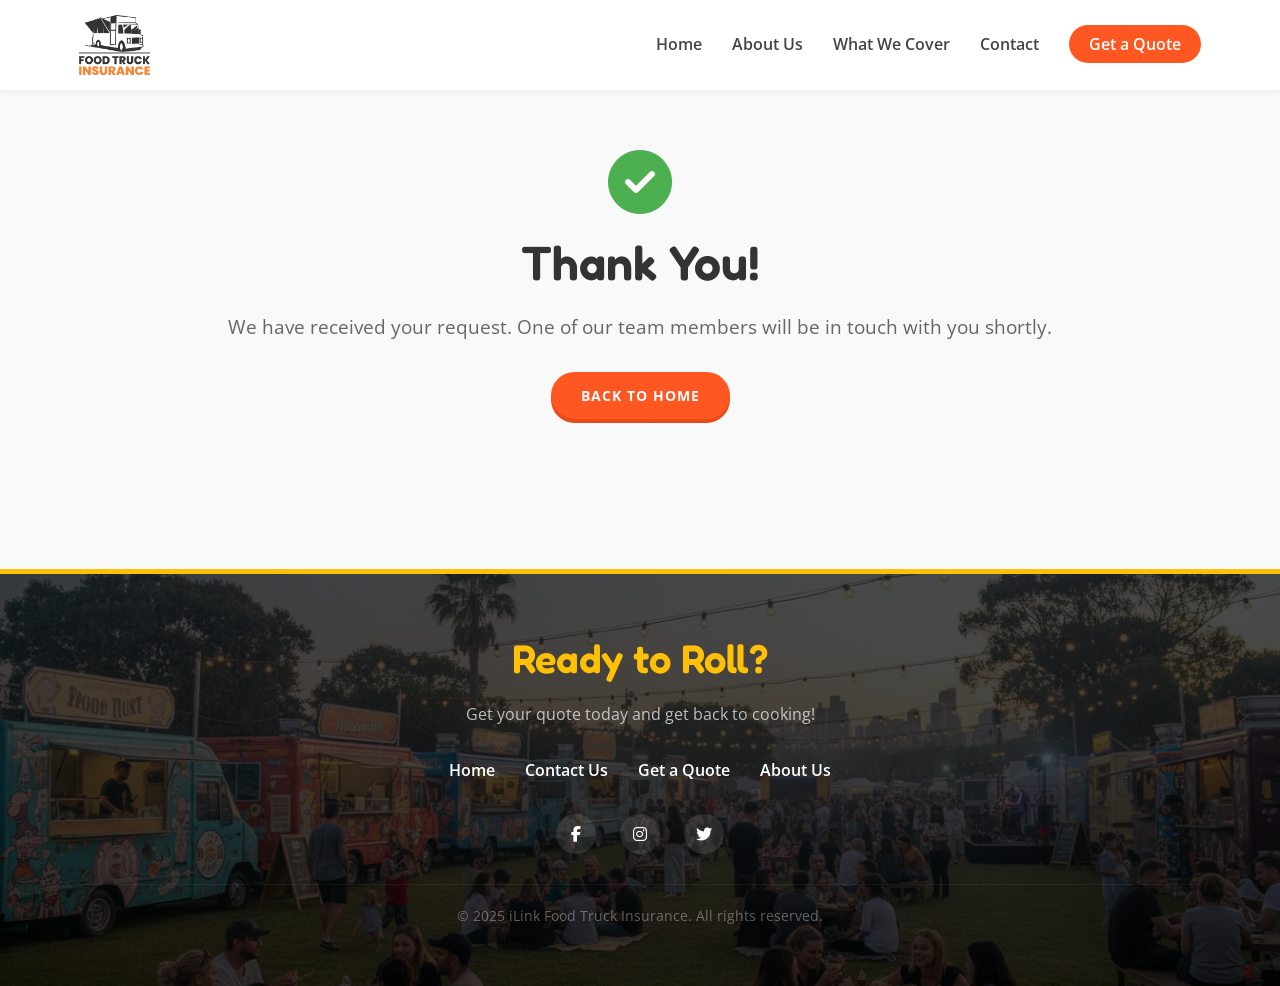
<file: thankyou.html>
<!DOCTYPE html>
<html lang="en">

<head>
    <meta charset="UTF-8">
    <meta name="viewport" content="width=device-width, initial-scale=1.0">
    <title>Thank You | iLink Food Truck Insurance</title>
    <meta name="description"
        content="Thank you for contacting iLink Food Truck Insurance. We have received your request and will be in touch shortly.">
    <link rel="icon" href="assets/Food Truck Ins_Logo_Tran.webp" type="image/webp">
    <!-- Google Fonts -->
    <link rel="preconnect" href="https://fonts.googleapis.com">
    <link rel="preconnect" href="https://fonts.gstatic.com" crossorigin>
    <link
        href="https://fonts.googleapis.com/css2?family=Fredoka:wght@300;400;600&family=Open+Sans:wght@400;600;700&display=swap"
        rel="stylesheet">
    <!-- Icons -->
    <link rel="stylesheet" href="https://cdnjs.cloudflare.com/ajax/libs/font-awesome/6.4.0/css/all.min.css">
    <link rel="stylesheet" href="style.css">
    <!-- Google tag (gtag.js) -->
    <script async src="https://www.googletagmanager.com/gtag/js?id=G-EWH4H9NRTN"></script>
    <script>
        window.dataLayer = window.dataLayer || [];
        function gtag() { dataLayer.push(arguments); }
        gtag('js', new Date());

        gtag('config', 'G-EWH4H9NRTN');
    </script>
</head>

<body>

    <!-- Navigation -->
    <nav class="navbar">
        <div class="container nav-container">
            <a href="index.html" class="logo">
                <img src="assets/Food Truck Ins_Logo_Tran.webp" alt="iLink Food Truck Insurance">
            </a>
            <button class="menu-toggle" aria-label="Toggle navigation">
                <i class="fas fa-bars"></i>
            </button>
            <ul class="nav-links">
                <li><a href="index.html">Home</a></li>
                <li><a href="index.html#about">About Us</a></li>
                <li><a href="index.html#cover">What We Cover</a></li>
                <li><a href="contact.html">Contact</a></li>
                <li><a href="index.html#bottom-contact" class="btn-nav">Get a Quote</a></li>
            </ul>
        </div>
    </nav>

    <!-- Thank You Section -->
    <section class="section thank-you-section" style="padding: 150px 0; text-align: center;">
        <div class="container">
            <div class="thank-you-content">
                <i class="fas fa-check-circle" style="font-size: 4rem; color: #4CAF50; margin-bottom: 20px;"></i>
                <h1 style="font-size: 3rem; margin-bottom: 20px; color: var(--dark-color);">Thank You!</h1>
                <p style="font-size: 1.2rem; margin-bottom: 30px; color: #666;">We have received your request. One of
                    our team members will be in touch with you shortly.</p>
                <a href="index.html" class="btn btn-primary btn-lg">Back to Home</a>
            </div>
        </div>
    </section>

    <!-- CTA / Footer -->
    <footer id="contact" class="footer">
        <div class="container text-center">
            <h2 class="animate-bounce">Ready to Roll?</h2>
            <p>Get your quote today and get back to cooking!</p>

            <div class="footer-links">
                <a href="index.html">Home</a>
                <a href="contact.html">Contact Us</a>
                <a href="index.html#contact">Get a Quote</a>
                <a href="index.html#about">About Us</a>
            </div>

            <div class="social-icons">
                <a href="#"><i class="fab fa-facebook-f"></i></a>
                <a href="#"><i class="fab fa-instagram"></i></a>
                <a href="#"><i class="fab fa-twitter"></i></a>
            </div>
            <p class="copyright">&copy; 2025 iLink Food Truck Insurance. All rights reserved.</p>
        </div>
    </footer>

    <script src="script.js"></script>
</body>

</html>
</file>
<file: style.css>
/* 
   iLink Food Truck Insurance 
   Theme: Happy, Fun, Mobile-First, Vibrant
*/

:root {
  /* Colors */
  --primary-color: #ffc107;
  /* Sunny Yellow */
  --secondary-color: #ff5722;
  /* Spicy Red/Orange */
  --accent-color: #4caf50;
  /* Fresh Green */
  --dark-color: #333333;
  --light-color: #f9f9f9;
  --white: #ffffff;
  --text-color: #444444;

  /* Fonts */
  --font-heading: "Fredoka", sans-serif;
  --font-body: "Open Sans", sans-serif;
  --font-hand: "Brush Script MT", "Comic Sans MS", cursive;

  /* Font Sizes */
  --h1-size: 3.5rem;
  --h2-size: 2.5rem;
  --h3-size: 1.2rem;
  --body-size: 1rem;
  --small-size: 0.9rem;

  /* Effects */
  --transition: all 0.3s ease;
  --shadow: 0 4px 15px rgba(0, 0, 0, 0.1);
}

/* Reset & Base Styles */
* {
  margin: 0;
  padding: 0;
  box-sizing: border-box;
}

html {
  scroll-behavior: smooth;
  scroll-padding-top: 100px;
}

body {
  font-family: var(--font-body);
  font-size: var(--body-size);
  color: var(--text-color);
  line-height: 1.6;
  background-color: var(--light-color);
  overflow-x: hidden;
}

h1,
h2,
h3,
h4,
h5,
h6 {
  font-family: var(--font-heading);
  font-weight: 600;
  line-height: 1.2;
  margin-bottom: 1rem;
}

h1 {
  font-size: var(--h1-size);
}

h2 {
  font-size: var(--h2-size);
}

h3 {
  font-size: var(--h3-size);
}

a {
  text-decoration: none;
  color: inherit;
}

ul {
  list-style: none;
}

img {
  max-width: 100%;
  height: auto;
}

/* Utilities */
.container {
  width: 90%;
  max-width: 1200px;
  margin: 0 auto;
  padding: 0 15px;
}

.text-center {
  text-align: center;
}

.text-white {
  color: var(--white);
}

.text-white-50 {
  color: rgba(255, 255, 255, 0.8);
}

.mt-3 {
  margin-top: 1rem;
}

.mt-5 {
  margin-top: 3rem;
}

.bg-light {
  background-color: var(--light-color);
}

.text-muted {
  color: #777;
}

/* Components */
.btn {
  display: inline-block;
  padding: 12px 30px;
  border-radius: 50px;
  font-weight: 700;
  text-transform: uppercase;
  letter-spacing: 1px;
  transition: var(--transition);
  cursor: pointer;
  border: none;
  font-size: var(--small-size);
}

.btn-primary {
  background-color: var(--secondary-color);
  color: var(--white);
  box-shadow: 0 4px 0 #e64a19;
}

.btn-primary:hover {
  transform: translateY(-2px);
  box-shadow: 0 6px 0 #e64a19;
}

.btn-primary:active {
  transform: translateY(2px);
  box-shadow: 0 0 0 #e64a19;
}

.btn-secondary {
  background-color: var(--white);
  color: var(--dark-color);
  margin-left: 10px;
}

.btn-secondary:hover {
  background-color: #f0f0f0;
}

.btn-outline {
  border: 2px solid var(--white);
  color: var(--white);
  background: transparent;
}

.btn-outline:hover {
  background: var(--white);
  color: var(--secondary-color);
}

.btn-nav {
  background-color: var(--secondary-color);
  color: var(--white) !important;
  padding: 8px 20px;
  border-radius: 20px;
}

.btn-nav:hover {
  background-color: #e64a19;
}

.badge {
  display: inline-block;
  padding: 5px 15px;
  background-color: var(--secondary-color);
  color: var(--white);
  border-radius: 20px;
  font-size: 0.8rem;
  font-weight: 700;
  margin-bottom: 10px;
  text-transform: uppercase;
}

.badge-white {
  background-color: var(--white);
  color: var(--secondary-color);
}

/* Navigation */
.navbar {
  position: fixed;
  top: 0;
  left: 0;
  width: 100%;
  background: rgba(255, 255, 255, 0.95);
  backdrop-filter: blur(10px);
  z-index: 1000;
  padding: 15px 0;
  box-shadow: 0 2px 10px rgba(0, 0, 0, 0.05);
}

.nav-container {
  display: flex;
  justify-content: space-between;
  align-items: center;
}

.logo {
  display: flex;
  align-items: center;
}

.logo img {
  height: 60px;
  /* Adjust based on preference */
  width: auto;
  object-fit: contain;
}

.nav-links {
  display: flex;
  gap: 30px;
  align-items: center;
}

.nav-links li a {
  font-weight: 600;
  font-size: var(--body-size);
  transition: color 0.3s;
}

.nav-links li a:hover {
  color: var(--secondary-color);
}

.menu-toggle {
  display: none;
  background: none;
  border: none;
  font-size: 1.5rem;
  cursor: pointer;
  color: var(--dark-color);
}

/* Hero Section */
.hero {
  position: relative;
  height: 100vh;
  min-height: 600px;
  display: flex;
  align-items: center;
  justify-content: center;
  text-align: center;
  color: var(--white);
  padding-top: 120px;
}

.video-background {
  position: absolute;
  top: 0;
  left: 0;
  width: 100%;
  height: 100%;
  overflow: hidden;
  z-index: -1;
}

#hero-video {
  width: 100%;
  height: 100%;
  object-fit: cover;
}

.overlay {
  position: absolute;
  top: 0;
  left: 0;
  width: 100%;
  height: 100%;
  background: linear-gradient(135deg,
      rgba(0, 0, 0, 0.7) 0%,
      rgba(255, 87, 34, 0.3) 100%);
}

.hero-content {
  display: flex;
  justify-content: space-between;
  align-items: center;
  width: 100%;
  max-width: 1200px;
  gap: 40px;
}

.hero-form {
  flex: 1;
  max-width: 700px;
  background: rgba(255, 255, 255, 0.1) !important;
  backdrop-filter: blur(6px);
  -webkit-backdrop-filter: blur(10px);
  border: 1px solid rgba(255, 255, 255, 0.2);
  box-shadow: 0 8px 32px 0 rgba(0, 0, 0, 0.37);
}

.hero-text {
  flex: 1;
  text-align: left;
}

.hero-content h1 {
  font-size: var(--h1-size);
  margin-bottom: 20px;
  text-shadow: 2px 2px 4px rgba(0, 0, 0, 0.5);
}

.text-gradient {
  color: var(--primary-color);
}

.hero-content p {
  font-size: 1.2rem;
  margin-bottom: 30px;
  max-width: 600px;
  /* margin-left: auto; Removed to align left */
  /* margin-right: auto; Removed to align left */
}

.hero-form {
  flex: 1;
  max-width: 700px;
}

/* Responsive adjustments for Hero */
@media (max-width: 992px) {
  .hero {
    min-height: 75vh;
    /* More compact on mobile */
    height: auto;
    /* Allow content to dictate height if needed */
    padding-top: 100px;
    /* Account for fixed header */
    /* padding-bottom: 60px; */
  }

  .hero-content {
    flex-direction: column;
    text-align: center;
    gap: 20px;
  }

  .hero-text {
    text-align: center;
    margin-bottom: 20px;
  }

  .hero-content h1 {
    font-size: 2.2rem;
    /* Smaller, punchier heading */
    line-height: 1.2;
  }

  /* Hide form in hero on mobile */
  .hero-form {
    display: none;
  }

  /* Ensure video is visible */
  .video-background {
    position: absolute;
    top: 0;
    left: 0;
    width: 100%;
    height: 100%;
    z-index: -1;
  }

  #hero-video {
    width: 100%;
    height: 100%;
    object-fit: cover;
  }
}

/* Mobile Quote Section */
.mobile-quote-section {
  display: none;
  /* Hidden by default on desktop */
  padding: 40px 0;
  background-color: var(--light-color);
}

@media (max-width: 992px) {
  .mobile-quote-section {
    display: block !important;
    /* Show on mobile */
  }

  .mobile-quote-section .contact-form-container {
    max-width: 100%;
    transform: none;
    /* Remove 3D effect on mobile for better usability */
    box-shadow: 0 10px 30px rgba(0, 0, 0, 0.1);
  }
}

/* Sections General */
.section {
  padding: 80px 0;
}

.section-header {
  margin-bottom: 50px;
}

.section-header h2 {
  font-size: var(--h2-size);
  color: var(--dark-color);
}

/* Scrapbook Theme (Who We Are) */
.scrapbook-theme {
  background-color: #fdfbf7;
  background-image: radial-gradient(#e0e0e0 1px, transparent 1px);
  background-size: 20px 20px;
  position: relative;
  overflow: hidden;
}

.handwritten-title {
  font-family: var(--font-hand);
  font-size: var(--h1-size);
  color: var(--secondary-color);
  transform: rotate(-2deg);
}

.scrapbook-text .lead {
  font-size: 1.3rem;
  font-style: italic;
  color: var(--dark-color);
  border-left: 4px solid var(--primary-color);
  padding-left: 15px;
}

.handwritten-note {
  font-family: var(--font-hand);
  font-size: var(--h3-size);
  color: var(--secondary-color);
  margin-top: 20px;
  transform: rotate(2deg);
}

.scrapbook-photos {
  position: relative;
  height: auto;
  min-height: 400px;
  display: flex;
  justify-content: center;
  align-items: center;
}

.scrapbook-photos.side-by-side {
  gap: 20px;
  align-items: flex-start;
  padding-top: 20px;
}

.polaroid {
  background: #fff;
  padding: 15px 15px 40px 15px;
  box-shadow: 0 10px 20px rgba(0, 0, 0, 0.2);
  position: relative;
  transition: var(--transition);
  width: 48%;
}

.polaroid img {
  width: 100%;
  height: 200px;
  object-fit: cover;
  filter: sepia(20%);
}

.polaroid .caption {
  font-family: var(--font-hand);
  text-align: center;
  margin-top: 10px;
  color: #555;
  font-size: 1.2rem;
}

.tape {
  position: absolute;
  top: -15px;
  left: 50%;
  transform: translateX(-50%);
  width: 80px;
  height: 25px;
  background-color: rgba(255, 255, 255, 0.6);
  border-left: 2px dotted rgba(0, 0, 0, 0.1);
  border-right: 2px dotted rgba(0, 0, 0, 0.1);
  box-shadow: 0 2px 5px rgba(0, 0, 0, 0.1);
  z-index: 10;
}

.p-left {
  transform: rotate(-3deg);
  margin-top: 20px;
}

.p-right {
  transform: rotate(2deg);
}

.scrapbook-photos:hover .p-left {
  transform: rotate(-5deg) scale(1.05);
  z-index: 2;
}

.scrapbook-photos:hover .p-right {
  transform: rotate(4deg) scale(1.05);
  z-index: 2;
}

/* Cover Section (What We Cover) */
.cover-section {
  background:
    linear-gradient(rgba(0, 0, 0, 0.8), rgba(0, 0, 0, 0.8)),
    url("assets/images/6.webp");
  background-size: cover;
  background-position: center;
  background-attachment: fixed;
  color: var(--white);
  position: relative;
  padding-top: 100px;
  padding-bottom: 100px;
}

.cover-section .section-header h2 {
  color: var(--white);
}

.cover-section .section-header p {
  color: rgba(255, 255, 255, 0.9);
}

.cover-section .badge {
  background-color: var(--primary-color);
  color: var(--dark-color);
}

.grid-cards {
  display: grid;
  grid-template-columns: repeat(auto-fit, minmax(250px, 1fr));
  gap: 30px;
}

.card {
  background: var(--white);
  color: var(--text-color);
  padding: 30px;
  border-radius: 20px;
  text-align: center;
  transition: var(--transition);
  border: none;
  box-shadow: 0 10px 30px rgba(0, 0, 0, 0.05);
  position: relative;
  overflow: hidden;
}

.card::before {
  content: "";
  position: absolute;
  top: 0;
  left: 0;
  width: 100%;
  height: 5px;
  background: var(--primary-color);
}

.card-truck::before {
  background: #ffc107;
}

.card-trailer::before {
  background: #ff5722;
}

.card-vintage::before {
  background: #4caf50;
}

.card-coffee::before {
  background: #2196f3;
}

.card:hover {
  transform: translateY(-10px);
  box-shadow: 0 15px 40px rgba(0, 0, 0, 0.1);
}

.card .icon-box {
  width: 72px;
  height: 79px;
  margin: 0 auto 20px;
  transition: var(--transition);
}

.card .icon-box img {
  width: 100%;
  height: 100%;
  object-fit: contain;
  filter: drop-shadow(0 5px 10px rgba(0, 0, 0, 0.1));
}

/* Menu Board Section (One-Stop Shop) */
.menu-board-section {
  background-color: var(--white);
  padding: 80px 0;
}

.menu-board {
  background-color: #222;
  color: #fff;
  padding: 40px;
  border-radius: 20px;
  box-shadow: 0 20px 50px rgba(0, 0, 0, 0.2);
  border: 10px solid #8d6e63;
  font-family: "Fredoka", sans-serif;
  position: relative;
}

.menu-header {
  text-align: center;
  border-bottom: 2px dashed rgba(255, 255, 255, 0.3);
  padding-bottom: 20px;
  margin-bottom: 30px;
}

.menu-header h2 {
  font-size: 3rem;
  color: #ffc107;
  margin-bottom: 5px;
  text-shadow: 2px 2px 0px #ff5722;
}

.menu-header p {
  font-size: 1.2rem;
  font-family: "Open Sans", sans-serif;
  font-style: italic;
  color: #ddd;
}

.menu-content {
  display: flex;
  flex-wrap: wrap;
  gap: 40px;
}

.menu-column {
  flex: 1;
  /* min-width: 300px; */
}

.menu-column h3 {
  font-size: var(--h3-size);
  color: #ff5722;
  margin-bottom: 20px;
}

.highlight-title {
  text-decoration: underline;
  text-decoration-style: wavy;
  text-decoration-color: #ffc107;
}

.menu-column h3 .small {
  font-size: 1rem;
  color: #aaa;
  font-weight: 400;
  margin-left: 10px;
}

.menu-items {
  list-style: none;
}

.menu-items li {
  display: flex;
  justify-content: space-between;
  align-items: center;
  margin-bottom: 15px;
  border-bottom: 1px dotted rgba(255, 255, 255, 0.2);
  padding-bottom: 5px;
  padding-right: 36px;
}

.item-name {
  font-size: 1.2rem;
  letter-spacing: 1px;
}

.item-check {
  color: #4caf50;
  font-size: 1.2rem;
}

.menu-note {
  margin-top: 30px;
  background: rgba(255, 255, 255, 0.1);
  padding: 11px;
  border-radius: 10px;
  /* transform: rotate(-2deg); */
  border: 1px solid rgba(255, 255, 255, 0.2);
}

.menu-note p {
  font-family: "Open Sans", sans-serif;
  font-size: 0.95rem;
  color: #ffecb3;
}

/* Details Section (What You're Covered For) */
.details-section {
  background-image:
    linear-gradient(rgba(255, 255, 255, 0.9), rgba(255, 255, 255, 0.9)),
    url("assets/images/coverage-bg.webp");
  background-size: cover;
  background-attachment: fixed;
  background-position: center;
}

.grid-features {
  display: grid;
  grid-template-columns: repeat(auto-fit, minmax(200px, 1fr));
  gap: 20px;
}

.feature-item {
  background: var(--white);
  padding: 25px;
  border-radius: 15px;
  text-align: center;
  box-shadow: var(--shadow);
  transition: var(--transition);
}

.feature-item:hover {
  transform: scale(1.05);
}

.feature-item i {
  font-size: 2rem;
  color: var(--secondary-color);
  margin-bottom: 15px;
}

/* Road Trip Theme (Why Love Us) */
.road-trip-theme {
  background-color: #e0e0e0;
  background-image: url("data:image/svg+xml,%3Csvg width='60' height='60' viewBox='0 0 60 60' xmlns='http://www.w3.org/2000/svg'%3E%3Cg fill='none' fill-rule='evenodd'%3E%3Cg fill='%23ffffff' fill-opacity='0.4'%3E%3Cpath d='M36 34v-4h-2v4h-4v2h4v4h2v-4h4v-2h-4zm0-30V0h-2v4h-4v2h4v4h2V6h4V4h-4zM6 34v-4H4v4H0v2h4v4h2v-4h4v-2H6zM6 4V0H4v4H0v2h4v4h2V6h4V4H6z'/%3E%3C/g%3E%3C/g%3E%3C/svg%3E");
  overflow: hidden;
}

.road-trip-container {
  position: relative;
  max-width: 800px;
  margin: 0 auto;
  padding: 40px 0;
}

.road-path {
  position: absolute;
  top: 0;
  left: 50%;
  transform: translateX(-50%);
  width: 40px;
  height: 100%;
  background: #555;
  border-left: 2px dashed #ffc107;
  border-right: 2px dashed #ffc107;
  z-index: 0;
}

.road-path::after {
  content: "";
  position: absolute;
  top: 0;
  left: 50%;
  transform: translateX(-50%);
  height: 100%;
  width: 2px;
  border-left: 2px dashed rgba(255, 255, 255, 0.6);
}

.moving-truck {
  position: absolute;
  left: 50%;
  transform: translateX(-50%);
  z-index: 1;
  width: 60px;
  /* Increased size for the image */
  height: auto;
  animation: drive 8s linear infinite;
}

.moving-truck img {
  width: 100%;
  height: auto;
  display: block;
  filter: drop-shadow(0 5px 10px rgba(0, 0, 0, 0.3));
  /* Shadow on the image itself */
  transform: rotate(-90deg);
}

@keyframes drive {
  0% {
    top: -50px;
  }

  100% {
    top: 100%;
  }
}

.road-stop {
  position: relative;
  margin-bottom: 60px;
  z-index: 2;
  display: flex;
  justify-content: center;
}

.stop-left {
  justify-content: flex-start;
  padding-left: 50px;
}

.stop-right {
  justify-content: flex-end;
  padding-right: 50px;
}

.stop-center {
  justify-content: center;
}

.road-sign {
  width: 220px;
  padding: 20px;
  text-align: center;
  box-shadow: 0 5px 15px rgba(0, 0, 0, 0.3);
  transition: var(--transition);
}

.road-sign:hover,
.road-stop.active .road-sign {
  transform: scale(1.1) rotate(2deg);
  z-index: 10;
  /* Bring to front */
}

.sign-warning {
  background: #ffc107;
  color: #000;
  border: 5px solid #000;
  border-radius: 10px;
  transform: rotate(-5deg);
}

.sign-warning i {
  font-size: 2rem;
  margin-bottom: 10px;
}

.sign-direction {
  background: #00695c;
  color: #fff;
  border: 3px solid #fff;
  border-radius: 5px;
  transform: rotate(3deg);
}

.sign-direction i {
  font-size: 2rem;
  margin-bottom: 10px;
}

.sign-icon-img {
  width: 40px;
  height: auto;
  margin-bottom: 10px;
  display: block;
  margin-left: auto;
  margin-right: auto;
}

.sign-direction h4 {
  margin-bottom: 5px;
  font-size: 1.1rem;
}

.sign-aussie {
  background: #fff;
  border: 5px solid #ff5722;
  border-radius: 50%;
  width: 250px;
  height: 250px;
  display: flex;
  align-items: center;
  justify-content: center;
  color: #ff5722;
}

.sign-aussie i {
  font-size: 3rem;
  display: block;
  margin-bottom: 10px;
}

/* Sauce Panel Section (Optional Extras) */
.sauce-panel-section {
  padding: 60px 0;
}

.sauce-panel {
  background: #333;
  border-radius: 50px;
  padding: 40px;
  max-width: 1000px;
  margin: 0 auto;
  box-shadow: 0 10px 30px rgba(0, 0, 0, 0.2);
}

.sauce-panel-grid {
  display: flex;
  flex-wrap: wrap;
  justify-content: center;
  gap: 15px;
  margin-top: 30px;
}

.sauce-pill {
  background: #444;
  color: #fff;
  padding: 12px 25px;
  border-radius: 30px;
  display: flex;
  align-items: center;
  transition: var(--transition);
  border: 1px solid rgba(255, 255, 255, 0.1);
}

.sauce-pill:hover {
  background: #555;
  transform: translateY(-2px);
  box-shadow: 0 5px 15px rgba(0, 0, 0, 0.3);
}

.sauce-pill i {
  color: var(--primary-color);
  margin-right: 10px;
  font-size: 1.1rem;
}

.sauce-pill span {
  font-weight: 500;
  font-size: 0.95rem;
  letter-spacing: 0.5px;
}

/* Footer & Contact */
/* Footer & Contact */
.footer {
  background-image: url("assets/images/4.webp");
  background-size: cover;
  background-position: center;
  background-attachment: fixed;
  /* Parallax effect for better backdrop feel */
  position: relative;
  color: var(--white);
  padding: 60px 0 30px;
  text-align: center;
  border-top: 5px solid var(--primary-color);
  z-index: 1;
}

.footer::before {
  content: "";
  position: absolute;
  top: 0;
  left: 0;
  width: 100%;
  height: 100%;
  background: rgba(0, 0, 0, 0.5);
  /* Dark overlay */

  z-index: -1;
}

.footer h2 {
  font-size: 2.5rem;
  margin-bottom: 20px;
  color: var(--primary-color);
}

.footer p {
  color: rgba(255, 255, 255, 0.7);
  margin-bottom: 30px;
}

.footer-links {
  margin-bottom: 30px;
  display: flex;
  justify-content: center;
  gap: 30px;
  flex-wrap: wrap;
}

.footer-links a {
  font-weight: 600;
  color: var(--white);
  transition: var(--transition);
  position: relative;
}

.footer-links a::after {
  content: "";
  position: absolute;
  width: 0;
  height: 2px;
  bottom: -5px;
  left: 0;
  background-color: var(--primary-color);
  transition: var(--transition);
}

.footer-links a:hover {
  color: var(--primary-color);
}

.footer-links a:hover::after {
  width: 100%;
}

.social-icons {
  margin-bottom: 30px;
}

.social-icons a {
  display: inline-flex;
  align-items: center;
  justify-content: center;
  width: 40px;
  height: 40px;
  background: rgba(255, 255, 255, 0.1);
  color: var(--white);
  border-radius: 50%;
  margin: 0 10px;
  transition: var(--transition);
}

.social-icons a:hover {
  background: var(--primary-color);
  color: var(--dark-color);
  transform: translateY(-3px);
}

.copyright {
  font-size: 0.85rem;
  opacity: 0.5;
  border-top: 1px solid rgba(255, 255, 255, 0.1);
  padding-top: 20px;
  margin-top: 20px;
}

/* Contact Form - Modern 3D Card Design */

.contact-form-container {
  background: rgba(255,
      255,
      255,
      0.9);
  /* Added background back as it was commented out */
  border-radius: 20px;
  box-shadow: 0 20px 50px rgba(0, 0, 0, 0.3);
  /* overflow: hidden; Removed to allow dropdown to show */
  /* transform: perspective(1000px) rotateY(-5deg);
  transition:
    transform 0.3s ease,
    box-shadow 0.3s ease; */
  border: 1px solid rgba(255, 255, 255, 0.5);
}

.contact-form-container:hover {
  /* transform: perspective(1000px) rotateY(0deg) translateY(-10px); */
  box-shadow: 0 30px 60px rgba(0, 0, 0, 0.4);
}

.form-header {
  background: var(--dark-color);
  padding: 20px;
  text-align: center;
  color: var(--white);
  border-top-left-radius: 20px;
  border-top-right-radius: 20px;
}

.form-header h3 {
  margin: 0;
  font-size: 1.5rem;
  text-shadow: 1px 1px 2px rgba(0, 0, 0, 0.2);
}

.form-header p {
  margin: 5px 0 0;
  font-size: 0.9rem;
  opacity: 0.9;
}

.simple-form {
  padding: 30px;
}

.simple-form .form-row {
  display: flex;
  /* flex-direction: column; */
  gap: 15px;
  margin-bottom: 15px;
}

.simple-form input,
.simple-form select {
  width: 100%;
  padding: 12px 15px;
  border: 2px solid #eee;
  border-radius: 10px;
  background: #f9f9f9;
  font-family: var(--font-body);
  font-size: 0.95rem;
  color: #333;
  transition: all 0.3s ease;
}

.simple-form input:focus,
.simple-form select:focus {
  outline: none;
  border-color: var(--primary-color);
  background: var(--white);
  box-shadow: 0 0 0 3px rgba(255, 193, 7, 0.2);
}

.simple-form button {
  width: 100%;
  padding: 15px;
  font-size: 1.1rem;
  margin-top: 10px;
  background: var(--dark-color);
  color: var(--primary-color);
  box-shadow: none;
}

.simple-form button:hover {
  background: var(--secondary-color);
  color: var(--white);
  transform: translateY(-2px);
  box-shadow: 0 5px 15px rgba(255, 87, 34, 0.3);
}

/* Responsive adjustments for form */
@media (max-width: 992px) {
  .contact-form-container {
    transform: none;
    max-width: 100%;
  }

  .contact-form-container:hover {
    transform: translateY(-5px);
  }
}

.simple-form input::placeholder {
  color: #777;
}

.simple-form button {
  width: 100%;
  font-size: 1.2rem;
  padding: 15px;
}

/* Animations */
@keyframes pop {
  0% {
    transform: scale(0.8);
    opacity: 0;
  }

  100% {
    transform: scale(1);
    opacity: 1;
  }
}

@keyframes slideUp {
  0% {
    transform: translateY(30px);
    opacity: 0;
  }

  100% {
    transform: translateY(0);
    opacity: 1;
  }
}

@keyframes bounce {

  0%,
  20%,
  50%,
  80%,
  100% {
    transform: translateY(0);
  }

  40% {
    transform: translateY(-20px);
  }

  60% {
    transform: translateY(-10px);
  }
}

.animate-pop {
  animation: pop 0.8s cubic-bezier(0.175, 0.885, 0.32, 1.275) forwards;
}

.animate-slide-up {
  animation: slideUp 0.8s ease forwards;
}

.animate-bounce {
  animation: bounce 2s infinite;
}

.delay-1 {
  animation-delay: 0.2s;
}

/* Mobile Responsive */
@media (max-width: 768px) {
  .menu-toggle {
    display: block;
  }

  .nav-links {
    position: fixed;
    top: 70px;
    left: 0;
    width: 100%;
    background: var(--white);
    flex-direction: column;
    padding: 30px 0;
    box-shadow: 0 5px 10px rgba(0, 0, 0, 0.1);
    transform: translateY(-150%);
    transition: transform 0.3s ease;
  }

  .hero-buttons {
    display: flex;
  }

  .nav-links.active {
    transform: translateY(0);
  }

  .hero-content h1 {
    font-size: 2.5rem;
  }

  .row {
    display: flex;
    flex-direction: column;
  }

  .col-md-6,
  .col-md-5,
  .col-md-7 {
    width: 100%;
    margin-bottom: 30px;
  }

  /* Scrapbook Mobile */
  .scrapbook-photos.side-by-side {
    flex-direction: column;
    height: auto;
    padding: 20px 0;
  }

  .polaroid {
    width: 90%;
    max-width: 300px;
    position: relative;
    margin-bottom: 30px;
    transform: rotate(0deg) !important;
  }

  .p-left,
  .p-right {
    transform: none;
    margin-top: 0;
  }

  /* Menu Board Mobile */
  .menu-board {
    padding: 20px;
    border-width: 5px;
  }

  .menu-header h2 {
    font-size: 2rem;
  }

  .menu-content {
    gap: 20px;
  }

  /* Road Trip Mobile */
  .road-path {
    left: 20px;
    transform: none;
  }

  .moving-truck {
    left: 40px;
    transform: translateX(-50%);
  }

  .stop-left,
  .stop-right,
  .stop-center {
    justify-content: flex-start;
    padding-left: 60px;
    padding-right: 0;
  }

  .road-sign {
    width: 100%;
    max-width: 300px;
    transform: none !important;
  }

  .road-sign:hover {
    transform: scale(1.02) !important;
  }

  .sign-aussie {
    width: 200px;
    height: 200px;
  }

  .footer h2 {
    font-size: 2.2rem;
  }

  /* Contact Form Mobile */
  .simple-form .form-row {
    flex-direction: column;
    gap: 10px;
  }

  .contact-form-container {
    padding: 20px;
  }

  /* General Mobile Adjustments */
  .section {
    padding: 50px 0;
    /* Reduce padding on mobile */
  }

  h2 {
    font-size: 2rem;
    /* Smaller h2 on mobile */
  }

  .flavor-quote {
    font-size: 1.2rem;
    /* Smaller quote text */
    padding: 15px 20px;
  }

  .sauce-pill {
    width: 100%;
    /* Full width pills on mobile */
    justify-content: center;
  }

  /* Menu Board Mobile */
  .menu-board {
    padding: 15px;
    /* Reduce padding to prevent cut-off */
    border-width: 5px;
    width: 100%;
    /* Ensure it fits in container */
    box-sizing: border-box;
    /* Explicitly set */
  }

  .menu-header h2 {
    font-size: 2rem;
  }

  .menu-content {
    gap: 20px;
  }

  .menu-items li {
    gap: 10px;
    /* Space between text and check */
  }

  .item-name {
    font-size: 1rem;
    /* Slightly smaller text */
    flex: 1;
    /* Allow text to take available space */
  }

  .item-check {
    flex-shrink: 0;
    /* Prevent checkmark from shrinking */
  }

  .menu-column h3 {
    display: flex;
    flex-direction: column;
    align-items: center;
    gap: 5px;
  }

  .menu-column h3 .small {
    margin-left: 0;
    font-size: 0.9rem;
  }
}

/* Collapsible Form Styles */
.contact-form-container {
  position: relative;
  transition: var(--transition);
}

.close-form-btn {
  position: absolute;
  top: 15px;
  right: 15px;
  background: transparent;
  border: none;
  color: var(--dark-color);
  font-size: 1.2rem;
  cursor: pointer;
  z-index: 10;
  opacity: 0.6;
  transition: var(--transition);
  padding: 5px;
}

.close-form-btn:hover {
  opacity: 1;
  transform: rotate(90deg);
  color: var(--secondary-color);
}

.open-form-container {
  flex: 1;
  max-width: 500px;
  display: flex;
  justify-content: center;
  align-items: center;
  min-height: 400px;
  /* Approximate height of the form to prevent layout shift */
}

.pulse-animation {
  animation: pulse 2s infinite;
}

@keyframes pulse {
  0% {
    box-shadow: 0 0 0 0 rgba(255, 193, 7, 0.7);
  }

  70% {
    box-shadow: 0 0 0 15px rgba(255, 193, 7, 0);
  }

  100% {
    box-shadow: 0 0 0 0 rgba(255, 193, 7, 0);
  }
}

/* Page Banner */
.page-banner {
  background: linear-gradient(135deg,
      var(--primary-color) 0%,
      var(--secondary-color) 100%);
  color: var(--white);
  padding: 100px 0 60px;
  text-align: center;
  position: relative;
  overflow: hidden;
}

.page-banner h1 {
  font-size: 3rem;
  margin-bottom: 10px;
  text-shadow: 2px 2px 4px rgba(0, 0, 0, 0.2);
}

.page-banner .lead {
  font-size: 1.2rem;
  opacity: 0.9;
}

/* Contact Form Section */
.contact-form-wrapper {
  background: var(--white);
  padding: 40px;
  border-radius: var(--radius);
  box-shadow: var(--shadow);
  max-width: 800px;
  margin: 0 auto;
}

.contact-form-wrapper h3 {
  color: var(--secondary-color);
  margin-bottom: 20px;
  text-align: center;
}

.form-group {
  margin-bottom: 20px;
}

.form-group label {
  display: block;
  margin-bottom: 5px;
  font-weight: 600;
  color: var(--dark-color);
}

.form-group input,
.form-group textarea,
.form-group select {
  width: 100%;
  padding: 12px;
  border: 2px solid #eee;
  border-radius: 10px;
  font-family: var(--font-body);
  font-size: 1rem;
  transition: var(--transition);
}

.form-group input:focus,
.form-group textarea:focus,
.form-group select:focus {
  border-color: var(--primary-color);
  outline: none;
}

.form-group textarea {
  resize: vertical;
  min-height: 150px;
}

/* Contact Page Specifics */
.contact-layout {
  display: flex;
  flex-wrap: wrap;
  gap: 40px;
}

.contact-form-column {
  flex: 2;
  min-width: 300px;
}

.contact-info-column {
  flex: 1;
  min-width: 250px;
}

.contact-info-grid {
  display: grid;
  grid-template-columns: 1fr;
  gap: 20px;
}

.form-row-split {
  display: flex;
  gap: 20px;
  margin-bottom: 20px;
}

.form-row-split .form-group {
  flex: 1;
  margin-bottom: 0;
}

.btn-block {
  width: 100%;
}

.map-placeholder {
  width: 100%;
  height: 400px;
  background-color: #e0e0e0;
  border-radius: 20px;
  display: flex;
  align-items: center;
  justify-content: center;
}

/* Responsive adjustments for Contact Page */
@media (max-width: 768px) {
  .contact-layout {
    flex-direction: column;
  }

  .form-row-split {
    flex-direction: column;
    gap: 0;
  }

  .form-row-split .form-group {
    margin-bottom: 20px;
  }
}

/* Contact Page - Simple Design */

/* Contact Page - Simple Design */

/* Simple Banner */
.simple-banner {
  background-image:
    linear-gradient(rgba(0, 0, 0, 0.6), rgba(0, 0, 0, 0.6)),
    url("assets/hero-poster.webp");
  background-size: cover;
  background-position: center;
  padding: 100px 0;
  color: var(--white);
  text-align: center;
}

.simple-banner h1 {
  color: var(--white);
  margin-bottom: 15px;
  font-size: 3.5rem;
  text-shadow: 2px 2px 4px rgba(0, 0, 0, 0.5);
}

.simple-banner .lead {
  color: rgba(255, 255, 255, 0.9);
  font-size: 1.2rem;
}

/* Info Cards Section */
.info-cards-section {
  padding: 60px 0;
}

.horizontal-grid {
  display: grid;
  grid-template-columns: repeat(auto-fit, minmax(250px, 1fr));
  gap: 30px;
}

/* Simple Form Section */
.simple-form-section {
  padding: 0px 0 80px;
}

.form-layout-split {
  display: flex;
  align-items: center;
  gap: 40px;
  background: var(--white);
  padding: 40px;
  border-radius: 20px;
  box-shadow: 0 10px 30px rgba(0, 0, 0, 0.05);
}

.form-image {
  flex: 1;
}

.form-image img {
  width: 100%;
  height: auto;
  border-radius: 15px;
  box-shadow: 0 5px 15px rgba(0, 0, 0, 0.1);
}

.contact-form-wrapper {
  flex: 1;
}

.section-header {
  margin-bottom: 30px;
}

/* Responsive adjustments for Contact Page */
@media (max-width: 992px) {
  .form-layout-split {
    flex-direction: column;
    padding: 20px;
    /* Reduce container padding */
  }

  .form-image {
    width: 100%;
    margin-bottom: 20px;
    display: none;
    /* Hide image on mobile to save space */
  }

  .contact-form-wrapper {
    padding: 0;
    /* Remove wrapper padding since container has it */
    box-shadow: none;
    /* Remove shadow for cleaner look */
  }
}

@media (max-width: 768px) {
  .contact-layout {
    flex-direction: column;
  }

  .form-row-split {
    flex-direction: column;
    gap: 0;
  }

  .form-row-split .form-group {
    margin-bottom: 20px;
  }
}

/* Footer Gradient Override */
/* Footer Gradient Override */
.footer {
  background:
    linear-gradient(rgba(44, 62, 80, 0.5), rgba(0, 0, 0, 0.5)),
    url("assets/images/6.webp");
  background-size: cover;
  background-position: center;
}

/* Flavor Quote Styles */
.flavor-quote-container {
  position: relative;
  padding: 20px;
}

.flavor-quote {
  font-family: var(--font-hand);
  font-size: 1.8rem;
  color: var(--dark-color);
  transform: rotate(-1deg);
  display: inline-block;
  background: #fff;
  padding: 20px 40px;
  box-shadow: 0 10px 25px rgba(0, 0, 0, 0.1);
  border-radius: 255px 15px 225px 15px/15px 225px 15px 255px;
  /* Rough border for paper look */
  border: 2px solid var(--primary-color);
  position: relative;
  z-index: 10;
}

.flavor-quote::before {
  content: "";
  position: absolute;
  top: -15px;
  left: 50%;
  transform: translateX(-50%);
  width: 60px;
  height: 20px;
  background: rgba(255, 255, 255, 0.5);
  border-left: 1px dashed rgba(0, 0, 0, 0.1);
  border-right: 1px dashed rgba(0, 0, 0, 0.1);
  box-shadow: 0 2px 5px rgba(0, 0, 0, 0.05);
}

.highlight-text {
  color: var(--secondary-color);
  font-weight: bold;
  text-decoration: underline;
  text-decoration-style: wavy;
  text-decoration-color: var(--primary-color);
}

/* Mute Toggle Button */
.mute-toggle {
  position: absolute;
  bottom: 20px;
  right: 20px;
  background: rgba(0, 0, 0, 0.5);
  border: 2px solid rgba(255, 255, 255, 0.5);
  color: white;
  width: 40px;
  height: 40px;
  border-radius: 50%;
  display: flex;
  align-items: center;
  justify-content: center;
  cursor: pointer;
  z-index: 10;
  transition: all 0.3s ease;
}

.mute-toggle:hover {
  background: rgba(255, 255, 255, 0.2);
  transform: scale(1.1);
}

.mute-toggle i {
  font-size: 1.2rem;
}

/* Custom Split Layout for Contact Section */
.split-layout {
  display: flex;
  align-items: center;
  gap: 40px;
  margin-top: 30px;
}

.split-image {
  flex: 1;
}

.split-image img {
  width: 100%;
  height: auto;
  border-radius: 20px;
  box-shadow: 0 10px 30px rgba(0, 0, 0, 0.1);
}

.split-form {
  flex: 1;
}

/* Mobile Responsive for Split Layout */
@media (max-width: 992px) {
  .split-layout {
    flex-direction: column;
  }

  .split-image {
    width: 100%;
    margin-bottom: 30px;
  }

  .split-form {
    width: 100%;
  }
}

/* Contact Page Specific Styles */
.contact-info-grid .card .icon-box {
  width: 60px;
  height: 60px;
  margin-bottom: 15px;
}

.contact-info-grid .card .icon-box img {
  width: 100%;
  height: 100%;
  object-fit: contain;
}

/* Custom Multi-Select Dropdown */
.custom-select-wrapper {
  position: relative;
  user-select: none;
  width: 100%;
}

.custom-select {
  position: relative;
  display: flex;
  flex-direction: column;
}

.custom-select__trigger {
  position: relative;
  display: flex;
  align-items: center;
  justify-content: space-between;
  padding: 12px 15px;
  font-size: 0.95rem;
  font-weight: 400;
  color: #333;
  line-height: 1.6;
  background: #f9f9f9;
  border: 2px solid #eee;
  border-radius: 10px;
  cursor: pointer;
  transition: all 0.3s ease;
}

.custom-select__trigger:hover {
  border-color: var(--primary-color);
}

.custom-select.open .custom-select__trigger {
  border-color: var(--primary-color);
  border-bottom-left-radius: 0;
  border-bottom-right-radius: 0;
}

.arrow {
  position: relative;
  height: 10px;
  width: 10px;
}

.arrow::before,
.arrow::after {
  content: "";
  position: absolute;
  bottom: 0px;
  width: 0.15rem;
  height: 100%;
  transition: all 0.5s;
}

.arrow::before {
  left: -3px;
  transform: rotate(-45deg);
  background-color: #333;
}

.arrow::after {
  left: 3px;
  transform: rotate(45deg);
  background-color: #333;
}

.custom-select.open .arrow::before {
  left: -3px;
  transform: rotate(45deg);
}

.custom-select.open .arrow::after {
  left: 3px;
  transform: rotate(-45deg);
}

.custom-options {
  position: absolute;
  display: block;
  top: 100%;
  left: 0;
  right: 0;
  border: 2px solid var(--primary-color);
  border-top: 0;
  background: #fff;
  transition: all 0.3s;
  opacity: 0;
  visibility: hidden;
  pointer-events: none;
  z-index: 100;
  border-bottom-left-radius: 10px;
  border-bottom-right-radius: 10px;
  box-shadow: 0 10px 20px rgba(0, 0, 0, 0.1);
  max-height: 200px;
  overflow-y: auto;
}

.custom-select.open .custom-options {
  opacity: 1;
  visibility: visible;
  pointer-events: all;
}

.custom-option {
  position: relative;
  display: flex;
  align-items: center;
  padding: 10px 15px;
  font-size: 0.95rem;
  font-weight: 400;
  color: #333;
  cursor: pointer;
  transition: all 0.2s;
  border-bottom: 1px solid #f0f0f0;
}

.custom-option:last-child {
  border-bottom: none;
}

.custom-option:hover {
  background-color: #f9f9f9;
  color: var(--secondary-color);
}

.custom-option input {
  margin-right: 10px;
  width: auto;
  /* Reset width from general input style */
}

.custom-option.selected {
  background-color: #fff8e1;
  color: var(--dark-color);
}

/* Utility to hide elements on desktop */
@media (min-width: 993px) {
  .desktop-hidden {
    display: none !important;
  }

  /* Hide mobile number on desktop */
  .mobile-nav-number {
    display: none;
  }
}

/* Mobile Nav Number Styling */
.mobile-nav-number {
  font-weight: 700;
  color: var(--dark-color);
  font-size: 1.1rem;
  position: absolute;
  left: 54%;
  /* Slightly moved right from center */
  transform: translateX(-50%);
  white-space: nowrap;
  align-items: center;
  gap: 8px;
  display: none;
  /* Base state hidden, shown in mobile query */
}

@media (max-width: 992px) {
  .mobile-nav-number {
    display: flex;
    /* Changed to flex for icon alignment */
  }

  .mobile-nav-number i {
    transform: scaleX(-1);
  }
}

/* FAQ Section */
.faq-section {
  background-color: var(--white);
  padding: 80px 0;
}

.faq-container {
  max-width: 1200px;
  margin: 0 auto;
  display: grid;
  grid-template-columns: repeat(2, 1fr);
  gap: 20px;
  align-items: start;
}

@media (max-width: 768px) {
  .faq-container {
    grid-template-columns: 1fr;
  }
}

.faq-item {
  background: #fff;
  border-radius: 10px;
  margin-bottom: 15px;
  box-shadow: 0 5px 15px rgba(0, 0, 0, 0.05);
  border: 1px solid #eee;
  overflow: hidden;
}

.faq-question {
  width: 100%;
  background: none;
  border: none;
  padding: 20px;
  text-align: left;
  font-size: 1.1rem;
  font-weight: 600;
  color: var(--dark-color);
  display: flex;
  justify-content: space-between;
  align-items: center;
  cursor: pointer;
  transition: all 0.3s ease;
}

.faq-question:hover {
  background-color: #f9f9f9;
  color: var(--secondary-color);
}

.faq-question i {
  transition: transform 0.3s ease;
  color: var(--primary-color);
}

.faq-item.active .faq-question {
  color: var(--secondary-color);
  background-color: #fff8e1;
}

.faq-item.active .faq-question i {
  transform: rotate(180deg);
}

.faq-answer {
  max-height: 0;
  overflow: hidden;
  transition: max-height 0.3s ease-out;
  background-color: #fff;
}

.answer-content {
  padding: 0 20px 20px;
  color: #555;
  line-height: 1.6;
}

.answer-content p {
  margin-bottom: 15px;
}

.answer-content ul,
.answer-content ol {
  padding-left: 20px;
  margin-bottom: 15px;
}

.answer-content li {
  margin-bottom: 8px;
}

.answer-content strong {
  color: var(--dark-color);
}

/* commercial-insurance  */

/* comm-hero Section */
.comm-hero {
  position: relative;
  min-height: 600px;
  height: 100vh;
  display: flex;
  align-items: center;
  justify-content: center;
  text-align: left;
  color: var(--white);
  overflow: hidden;
}

.comm-hero-video-bg {
  position: absolute;
  top: 0;
  left: 0;
  width: 100%;
  height: 100%;
  z-index: -1;
}

.comm-hero-video-bg img {
  width: 100%;
  height: 100%;
  object-fit: cover;
}

.comm-hero-overlay {
  position: absolute;
  top: 0;
  left: 0;
  width: 100%;
  height: 100%;
  background: rgba(0, 0, 0, 0.6);
}

.comm-hero-content {
  display: flex;
  justify-content: space-between;
  align-items: center;
  width: 100%;
  max-width: 1200px;
  gap: 40px;
}

/* comm-section General */
.comm-section {
  padding: 80px 0;
}

.why-truck-section,
.how-to-get-section {
  padding-top: 80px;
}

.protect-section {
  background-color: #ff7200;
  padding: 80px 0;
}

.benefits-section {
  padding-bottom: 80px;
}

.claim-section {
  padding-bottom: 80px;
}

.comm-section-header h2 {
  text-align: center;
  font-size: var(--h2-size);
  color: var(--dark-color);
}

.scrapbook-text {
  margin-bottom: 20px;
}

.comm-faq-section {
  background-color: #fff;
}

.com-learn-more:hover {
  background-color: #fff !important;
  color: var(--secondary-color);
}

.badges {
  display: inline-block;
  padding: 5px 15px;
  background-color: var(--secondary-color);
  color: var(--white);
  border-radius: 20px;
  font-size: 1rem;
  font-weight: 700;
  margin-bottom: 10px;
  text-transform: uppercase;
}

/* Cost Factors Section */
.cost-factors-section {
  padding: 80px 0;
  background: linear-gradient(135deg, #f8f9fa 0%, #ffffff 100%);
}

.cost-section-header {
  text-align: center;
  margin-bottom: 50px;
}

.cost-section-header .badge {
  display: inline-block;
  color: white;
  padding: 8px 24px;
  border-radius: 50px;
  font-size: 14px;
  font-weight: 600;
  text-transform: uppercase;
  letter-spacing: 1px;
  margin-bottom: 20px;
}

.cost-section-header h2 {
  font-size: 2.5rem;
  color: #1a1a1a;
  margin-bottom: 15px;
  font-weight: 700;
}

.cost-section-header p {
  font-size: 1.1rem;
  color: #666;
  max-width: 700px;
  margin: 0 auto;
}

/* Factors Grid */
.factors-grid {
  display: grid;
  grid-template-columns: repeat(3, 1fr);
  gap: 25px;
  margin-bottom: 50px;
}

.factor-card.last-card {
  grid-column: 2 / 3;
}

.factor-card {
  background: white;
  border-radius: 16px;
  padding: 30px;
  display: flex;
  gap: 20px;
  align-items: center;
  box-shadow: 0 4px 15px rgba(0, 0, 0, 0.08);
  transition: all 0.3s ease;
  border: 1px solid rgba(255, 114, 0, 0.1);
}

.factor-card:hover {
  border-color: rgba(255, 114, 0, 0.3);
}

.icon-wrapper {
  flex-shrink: 0;
  width: 60px;
  height: 60px;
  background-color: var(--primary-color);
  border-radius: 12px;
  display: flex;
  align-items: center;
  justify-content: center;
}

.icon-wrapper i {
  font-size: 1.8rem;
  color: white;
}

.factor-content h4 {
  font-size: 1.05rem;
  color: #1a1a1a;
  margin: 0;
  font-weight: 600;
  line-height: 1.4;
}

/* Premium Note */
.premium-note {
  background: linear-gradient(135deg, #ff7200 0%, #ff9500 100%);
  border-radius: 16px;
  padding: 30px 40px;
  display: flex;
  align-items: center;
  gap: 20px;
  box-shadow: 0 6px 20px rgba(255, 114, 0, 0.25);
}

.note-icon {
  font-size: 3rem;
  flex-shrink: 0;
}

.premium-note p {
  font-size: 1.15rem;
  color: white;
  margin: 0;
  line-height: 1.6;
}

.premium-note strong {
  font-weight: 700;
}

/* Responsive Design */
@media (max-width: 768px) {
  .cost-factors-section {
    padding: 50px 0;
  }

  .cost-section-header h2 {
    font-size: 2rem;
  }

  .factors-grid,
  .comm-claims-grid {
    gap: 20px !important;
    flex-direction: column;
    display: flex !important;
  }

  .factor-card {
    padding: 25px;
  }

  .icon-wrapper {
    width: 50px;
    height: 50px;
  }

  .icon-wrapper i {
    font-size: 1.5rem;
  }

  .factor-content h4 {
    font-size: 0.95rem;
  }

  .premium-note {
    flex-direction: column;
    text-align: center;
    padding: 25px;
  }

  .premium-note p {
    font-size: 1rem;
  }

  .mobile-head h1 {
    font-size: 2.8rem !important;
  }

  .mobile-head p {
    font-size: 14px !important;
  }

  .comm-section {
    padding: 50px 0;
  }

  .benefits-section {
    padding-top: 50px;
  }
}

@media (max-width: 480px) {
  .cost-section-header h2 {
    font-size: 1.75rem;
  }

  .factor-card {
    flex-direction: column;
    text-align: center;
  }

  .note-icon {
    font-size: 2.5rem;
  }
}

/* comm-scrapbook Theme */
.comm-scrapbook-theme {
  background-color: #fdfbf7;
  background-image: radial-gradient(#e0e0e0 1px, transparent 1px);
  background-size: 20px 20px;
  padding-bottom: 80px;
}

/* comm-benefit-list */
.comm-benefit-list {
  list-style: none;
  padding: 0;
}

.comm-benefit-list li {
  margin-bottom: 1rem;
  background: #fff;
  padding: 1.2rem;
  border-radius: 12px;
  box-shadow: 0 4px 15px rgba(0, 0, 0, 0.05);
  display: flex;
  align-items: center;
  transition: var(--transition);
}

.comm-benefit-list li:hover {
  transform: translateX(5px);
  box-shadow: 0 6px 20px rgba(0, 0, 0, 0.1);
}

.comm-benefit-list li i {
  color: var(--secondary-color);
  margin-right: 1.2rem;
  font-size: 1.2rem;
}

/* comm-menu-board Variants */
.comm-menu-board {
  padding: 2.5rem;
  border-radius: 20px;
  height: auto;
  box-shadow: var(--shadow);
}

.comm-menu-board p {
  margin-bottom: 20px;
}

/* Tabs Styling */
.comm-tabs-container {
  margin: 0 auto;
}

.comm-tabs-header {
  display: flex;
  justify-content: center;
  gap: 20px;
  margin: 30px 0;
}

.comm-tab-btn {
  padding: 15px 40px;
  border: none;
  background: #f0f0f0;
  font-family: var(--font-heading);
  font-weight: 600;
  font-size: 1.1rem;
  cursor: pointer;
  transition: var(--transition);
  border-radius: 15px;
  flex: 1;
  max-width: 250px;
}

.comm-tab-btn.active {
  background: var(--secondary-color);
  color: white;
}

.comm-tab-btn[data-tab="exclusions"].active {
  background: #333;
}

.comm-tab-content {
  display: none;
  animation: fadeIn 0.4s ease;
}

.comm-tab-content.active {
  display: block;
}

@keyframes fadeIn {
  from {
    opacity: 0;
    transform: translateY(10px);
  }

  to {
    opacity: 1;
    transform: translateY(0);
  }
}

.comm-inclusion-board {
  background: #222;
  border: 4px solid var(--secondary-color);
  color: white;
}

.comm-exclusion-board {
  background: #222;
  border: 4px solid var(--secondary-color);
  color: white;
}

.comm-menu-items {
  list-style: none;
  padding: 0;
}

.comm-menu-items li {
  display: flex;
  justify-content: space-between;
  align-items: center;
  margin-bottom: 1rem;
  border-bottom: 1px dashed #444;
  padding-bottom: 0.5rem;
}

.comm-exclusion-board .comm-menu-items li {
  border-bottom: 1px dashed #ddd;
  color: #fff;
}

/* comm-road-trip Theme */
.comm-road-trip-theme {
  background-color: #fdfdfd;
  padding-bottom: 80px;
}

/* comm-split-layout */
.comm-split-layout {
  display: flex;
  gap: 0;
  border-radius: 20px;
  overflow: hidden;
  box-shadow: var(--shadow);
  margin-top: 40px;
}

.comm-split-image,
.comm-split-form {
  flex: 1;
}

.comm-split-image img {
  width: 100%;
  height: 100%;
  object-fit: cover;
}

.comm-split-form {
  background: var(--white);
  padding: 40px;
}

/* comm-split-section (Mandatory & Benefits) */
.comm-split-section {
  display: flex;
  align-items: center;
  gap: 60px;
  margin-bottom: 80px;
}

.comm-split-content {
  flex: 1;
}

.comm-split-image-half {
  flex: 1;
  border-radius: 30px;
  overflow: hidden;
  box-shadow: var(--shadow);
  height: 450px;
}

.comm-split-image-half img {
  width: 100%;
  height: 100%;
  object-fit: cover;
}

.comm-icon-list {
  list-style: none;
  padding: 0;
}

.comm-icon-list li {
  display: flex;
  gap: 20px;
  margin-bottom: 25px;
  padding: 20px;
  background: var(--white);
  border-radius: 15px;
  transition: var(--transition);
  border: 1px solid #f0f0f0;
}

.comm-icon-list li:hover {
  /* transform: translateX(10px); */
  border-color: var(--secondary-color);
}

.comm-icon-list li i {
  font-size: 1.8rem;
  color: var(--secondary-color);
}

.comm-icon-list li h4 {
  margin-bottom: 5px;
  color: var(--dark-color);
}

.comm-icon-list li p {
  margin: 0;
  color: #666;
}

.comm-icon-list.grid {
  display: grid;
  grid-template-columns: repeat(2, 1fr);
  gap: 20px;
}

.comm-icon-list.grid li {
  margin-bottom: 0;
}

@media (max-width: 992px) {
  .comm-split-section {
    flex-direction: column;
    gap: 40px;
  }

  .comm-split-image-half {
    height: 300px;
    width: 100%;
  }

  .comm-icon-list.grid {
    grid-template-columns: 1fr;
  }
}

@media (max-width: 992px) {
  .comm-hero-content {
    flex-direction: column;
    text-align: center;
  }

  .comm-hero {
    padding-top: 100px;
    height: auto;
  }

  .comm-split-layout {
    flex-direction: column;
  }

  .comm-split-image {
    height: 300px;
  }

  .comm-redesign-container {
    flex-direction: column;
  }
}

/* comm-roadmap Styling (Process Journey) */
.comm-roadmap-wrapper {
  position: relative;
  max-width: 900px;
  margin: 60px auto;
  padding: 20px 0;
  overflow: hidden;
}

.comm-roadmap-line {
  position: absolute;
  left: 50%;
  top: 0;
  bottom: 0;
  width: 2px;
  background: linear-gradient(to bottom,
      transparent,
      var(--secondary-color),
      var(--primary-color),
      transparent);
  transform: translateX(-50%);
}

.comm-roadmap-item {
  display: flex;
  justify-content: space-between;
  align-items: center;
  width: 100%;
  margin-bottom: 50px;
  position: relative;
}

.comm-roadmap-bubble {
  width: 44%;
  padding: 25px;
  background: var(--white);
  border-radius: 20px;
  box-shadow: 0 5px 15px rgba(0, 0, 0, 0.05);
  border: 1px solid #eee;
  transition: var(--transition);
}

.comm-roadmap-item:hover .comm-roadmap-bubble {
  transform: translateY(-5px);
  border-color: var(--secondary-color);
}

.comm-roadmap-marker {
  position: absolute;
  left: 50%;
  width: 40px;
  height: 40px;
  background: var(--white);
  border: 3px solid var(--secondary-color);
  border-radius: 50%;
  transform: translateX(-50%);
  display: flex;
  align-items: center;
  justify-content: center;
  z-index: 10;
  color: var(--secondary-color);
  font-weight: bold;
  box-shadow: 0 0 10px rgba(255, 114, 0, 0.2);
}

.comm-roadmap-item.left {
  flex-direction: row;
}

.comm-roadmap-item.right {
  flex-direction: row-reverse;
}

.comm-roadmap-item.left .comm-roadmap-bubble {
  text-align: right;
}

.comm-roadmap-item.right .comm-roadmap-bubble {
  text-align: left;
}

.comm-roadmap-header {
  text-align: center;
  margin: 60px 0 40px;
  position: relative;
  z-index: 11;
}

.comm-roadmap-header span {
  background: var(--dark-color);
  color: white;
  padding: 10px 30px;
  border-radius: 50px;
  font-weight: bold;
  text-transform: uppercase;
  letter-spacing: 1px;
}

@media (max-width: 768px) {
  .comm-roadmap-line {
    left: 30px;
  }

  .comm-roadmap-marker {
    left: 30px;
  }

  .comm-roadmap-item {
    flex-direction: column !important;
    align-items: flex-start !important;
  }

  .comm-roadmap-bubble {
    width: calc(100% - 70px) !important;
    margin-left: 70px !important;
    text-align: left !important;
  }
}

/* comm-claims-center Styling */
.comm-claims-section {
  background: #fdfdfd;
  padding-bottom: 80px;
}

.comm-claims-container {
  margin: 0 auto;
}

.comm-claims-grid {
  display: grid;
  grid-template-columns: repeat(auto-fit, minmax(100px, 1fr));
  gap: 30px;
  margin-top: 40px;
}

.comm-claim-step {
  background: white;
  padding: 30px;
  border-radius: 20px;
  border: 1px solid #eee;
  text-align: center;
  transition: var(--transition);
}

.comm-claim-step:hover {
  /* transform: translateY(-10px); */
  box-shadow: var(--shadow);
  border-color: var(--secondary-color);
}

.comm-claim-step i {
  font-size: 2.5rem;
  color: var(--secondary-color);
  margin-bottom: 20px;
}

/* Premium Feature Tiles */
.comm-tile-grid {
  display: grid;
  grid-template-columns: repeat(4, 1fr);
  gap: 20px;
  margin-top: 40px;
}

.comm-feature-tile {
  background: #222;
  color: white;
  padding: 30px;
  border-radius: 20px;
  display: flex;
  flex-direction: column;
  justify-content: center;
  text-align: center;
  transition: var(--transition);
  min-height: 200px;
}

.comm-feature-tile:nth-child(odd) {
  background: var(--secondary-color);
}

.comm-feature-tile i {
  font-size: 2rem;
  margin-bottom: 15px;
}

.comm-feature-tile p {
  margin: 0;
  font-size: 0.95rem;
  line-height: 1.4;
}

.comm-feature-tile:hover {
  transform: scale(1.03);
  z-index: 2;
  box-shadow: 0 10px 30px rgba(0, 0, 0, 0.3);
}

.comm-quote-tile {
  grid-column: span 2;
  background: white !important;
  color: var(--dark-color) !important;
  border: 2px solid var(--secondary-color);
  display: flex;
  align-items: center;
  justify-content: center;
  font-size: 1.2rem;
  font-weight: 700;
}

.mobile-quote-btn {
  display: none;
}

@media (max-width: 1200px) {
  .comm-tile-grid {
    grid-template-columns: repeat(2, 1fr);
  }
}

@media (max-width: 768px) {
  .comm-tile-grid {
    grid-template-columns: 1fr;
  }

  .comm-quote-tile {
    grid-column: span 1;
  }

  .mobile-quote-btn {
    display: block;
    justify-content: center;
  }

  .desktop-quote-btn {
    display: none;
  }
}

.comm-feature-tile p {
  margin: 0;
  font-size: 0.95rem;
  line-height: 1.4;
}

.comm-feature-tile:hover {
  transform: scale(1.03);
  z-index: 2;
  box-shadow: 0 10px 30px rgba(0, 0, 0, 0.3);
}

.comm-quote-tile {
  grid-column: span 2;
  background: white !important;
  color: var(--dark-color) !important;
  border: 2px solid var(--secondary-color);
  display: flex;
  align-items: center;
  justify-content: center;
  font-size: 1.2rem;
  font-weight: 700;
}

.mobile-quote-btn {
  display: none;
}

@media (max-width: 1200px) {
  .comm-tile-grid {
    grid-template-columns: repeat(2, 1fr);
  }
}

@media (max-width: 768px) {
  .comm-tile-grid {
    grid-template-columns: 1fr;
  }

  .comm-quote-tile {
    grid-column: span 1;
  }

  .mobile-quote-btn {
    display: block;
    justify-content: center;
  }

  .desktop-quote-btn {
    display: none;
  }

  /* --- index2.html PREMIUM STYLES --- */
  :root {
    --idx2-primary: #c65100;
    --idx2-secondary: #003672;
    --idx2-bg-cream: #f5f0e6;
    --idx2-bg-white: #ffffff;
    --idx2-text-dark: #212529;
    --idx2-text-muted: #212529;
    --idx2-font-heading: 'Inter', sans-serif;
    --idx2-font-body: 'Poppins', sans-serif;
    --idx2-shadow-soft: 0 10px 30px rgba(0, 0, 0, 0.09);
    --idx2-radius: 20px;
  }

  p {
    font-size: 16px;
    color: #212529;
  }

  .idx2-page .btn-nav {
    background-color: var(--idx2-primary) !important;
  }

  .idx2-h2 {
    font-family: var(--idx2-font-heading);
    font-size: 2.5rem;
    color: var(--idx2-primary);
    text-align: center;
    margin-bottom: 2rem;
    font-weight: 700;
    line-height: 1.2;
  }

  .logo img {
    height: 70px;
    width: auto;
    object-fit: contain;
  }

  .idx2-h3 {
    font-family: var(--idx2-font-heading);
    font-size: 1.4rem;
    color: var(--idx2-secondary);
    font-weight: 600;
    margin-bottom: 0.8rem;
  }

  .idx2-h3-large {
    font-size: 1.8rem;
    margin-bottom: 3rem;
    text-align: center;
    font-family: var(--idx2-font-heading);
    color: var(--idx2-primary);
    font-weight: 700;
  }

  .idx2-section {
    padding: 60px 0;
  }

  .idx2-bg-cream {
    background-color: var(--idx2-bg-cream);
  }

  .idx2-bg-white {
    background-color: var(--idx2-bg-white);
  }

  .idx2-container {
    max-width: 1200px;
    margin: 0 auto;
    padding: 0 20px;
  }

  /* Replacement for Card Containers (Integrated Design) */
  .idx2-feature-item {
    position: relative;
    transition: all 0.3s ease;
    height: 100%;
    display: flex;
    flex-direction: column;
  }

  .idx2-feature-item:hover .idx2-icon-box {
    transform: translateY(-5px);
    color: var(--idx2-primary);
    background: rgba(198, 81, 0, 0.15);
  }

  .idx2-feature-inline {
    display: flex;
    align-items: center;
    gap: 20px;
    padding: 15px 0;
    transition: all 0.3s ease;
  }

  .idx2-feature-inline .idx2-icon-box {
    margin-bottom: 0;
    flex-shrink: 0;
    background: none;
    font-size: 1.3rem;
    color: var(--idx2-primary);
  }

  .idx2-feature-inline .idx2-h3 {
    font-size: 1.15rem;
    margin: 0;
    color: var(--idx2-secondary);
  }

  .idx2-grid-items {
    display: grid;
    grid-template-columns: repeat(auto-fit, minmax(260px, 1fr));
    gap: 40px;
  }

  .idx2-card {
    background: var(--idx2-bg-white);
    padding: 40px;
    border-radius: var(--idx2-radius);
    box-shadow: var(--idx2-shadow-soft);
    transition: all 0.3s ease;
    border: 1px solid rgba(0, 0, 0, 0.05);
    height: 100%;
  }

  .idx2-grid {
    display: grid;
    grid-template-columns: repeat(auto-fit, minmax(200px, 1fr));
    gap: 30px;
  }

  .idx2-grid-3 {
    display: grid;
    grid-template-columns: repeat(auto-fit, minmax(350px, 1fr));
    gap: 30px;
  }

  .idx2-card-header {
    display: flex;
    flex-direction: column;
    /* align-items: left; */
    text-align: left;
    gap: 15px;
    margin-bottom: 25px;
  }

  .idx2-card-header .idx2-icon-box {
    margin-bottom: 0;
    flex-shrink: 0;
  }

  .idx2-card-header .idx2-h3 {
    margin-bottom: 0;
  }

  .idx2-h3-left {
    text-align: left !important;
  }

  /* Side-by-side Card Header Override for 'Covered For' section */
  #cover .idx2-card-header {
    flex-direction: row;
    align-items: center;
    text-align: left;
    justify-content: flex-start;
    margin-bottom: 20px;
  }

  #cover .idx2-card {
    text-align: left;
  }

  #cover .idx2-icon-box {
    margin-bottom: 0;
  }

  /* Minimal Card overrides */
  .idx2-card-minimal {
    padding: 30px 20px;
  }

  .idx2-list-item {
    display: flex;
    align-items: flex-start;
    gap: 15px;
    margin-bottom: 12px;
  }

  .idx2-list-item i {
    color: var(--idx2-primary);
    font-size: 1.2rem;
    margin-top: 4px;
  }

  .idx2-step-grid {
    display: grid;
    grid-template-columns: repeat(auto-fit, minmax(260px, 1fr));
    gap: 30px;
    counter-reset: step-counter;
  }

  .idx2-step-card {
    position: relative;
    padding: 60px 25px 30px;
    text-align: center;
    background: white;
    border-radius: 20px;
    box-shadow: var(--idx2-shadow-soft);
  }

  /* Process Section (Split Layout) */
  .idx2-process-row {
    display: flex;
    align-items: center;
    gap: 50px;
  }

  .idx2-process-image-box {
    flex: 1;
    position: relative;
  }

  .idx2-process-image-box img {
    width: auto;
    height: 750px;
    object-fit: cover;
    border-radius: 20px;
    box-shadow: 0 15px 40px rgba(0, 0, 0, 0.15);
    display: block;
  }

  .idx2-process-list {
    flex: 1;
    display: flex;
    flex-direction: column;
    gap: 30px;
  }

  .idx2-process-item {
    display: flex;
    align-items: flex-start;
    gap: 20px;
  }

  .idx2-process-icon {
    width: 60px;
    height: 60px;
    background: var(--idx2-bg-cream);
    color: var(--idx2-primary);
    border-radius: 50%;
    display: flex;
    align-items: center;
    justify-content: center;
    font-size: 1.4rem;
    box-shadow: 0 5px 20px rgba(0, 0, 0, 0.1);
    flex-shrink: 0;
    border: 1px solid rgba(0, 0, 0, 0.05);
  }

  .idx2-process-content h3 {
    margin-bottom: 8px;
    font-size: 1.25rem;
  }

  .idx2-process-content p {
    line-height: 1.6;
    color: var(--idx2-text-muted);
  }

  .idx2-step-card::before {
    counter-increment: step-counter;
    content: counter(step-counter);
    position: absolute;
    top: -20px;
    left: 50%;
    transform: translateX(-50%);
    width: 50px;
    height: 50px;
    background: var(--idx2-primary);
    color: white;
    border-radius: 50%;
    display: flex;
    align-items: center;
    justify-content: center;
    font-weight: 700;
    font-size: 1.4rem;
    box-shadow: 0 5px 15px rgba(198, 81, 0, 0.3);
  }

  .idx2-btn-accent {
    background-color: var(--idx2-primary);
    color: white !important;
    padding: 14px 35px;
    border-radius: 50px;
    font-weight: 600;
    display: inline-block;
    transition: all 0.3s;
    text-decoration: none;
    font-family: var(--idx2-font-heading);
  }

  .idx2-lead {
    font-size: 1.15rem;
    line-height: 1.7;
    color: var(--idx2-text-muted);
    font-family: var(--idx2-font-body);
    /* margin-bottom: 1.5rem; */
  }

  .idx2-grid-2 {
    display: grid;
    grid-template-columns: repeat(2, 1fr);
    gap: 30px;
    margin-top: 2rem;
  }

  .idx2-grid-3 {
    display: grid;
    grid-template-columns: repeat(3, 1fr);
    gap: 30px;
    margin-top: 2rem;
  }

  .idx2-card-horizontal {
    display: flex !important;
    align-items: center !important;
    flex-direction: row !important;
    text-align: left !important;
    padding: 20px 25px !important;
    gap: 15px !important;
  }

  .idx2-card-horizontal .idx2-card-header {
    display: contents !important;
  }

  .idx2-card-horizontal .idx2-icon-box {
    background: none !important;
    width: auto !important;
    height: auto !important;
    margin: 0 !important;
    font-size: 1.3rem !important;
  }

  .idx2-card-horizontal .idx2-h3 {
    font-size: 1.15rem !important;
    margin: 0 !important;
    line-height: 1.3 !important;
  }

  .idx2-text-center {
    text-align: center;
    /* margin: 0 auto 3rem; */
  }

  .idx2-split {
    display: flex;
    align-items: center;
    gap: 60px;
  }

  .idx2-split-content {
    flex: 1;
  }

  .idx2-split-image {
    flex: 1;
  }

  .idx2-split-image img {
    width: 100%;
    height: auto;
    border-radius: var(--idx2-radius);
    box-shadow: 0 20px 40px rgba(0, 0, 0, 0.1);
  }

  .idx2-icon-box {
    width: 60px;
    height: 60px;
    background: rgba(198, 81, 0, 0.1);
    border-radius: 12px;
    display: flex;
    align-items: center;
    justify-content: center;
    margin-bottom: 15px;
    color: var(--idx2-primary);
    font-size: 1.5rem;
  }

  .idx2-mb-lg {
    margin-bottom: 4rem;
  }

  .idx2-mt-lg {
    margin-top: 2rem;
  }

  .idx2-grid-5 {
    display: grid;
    grid-template-columns: repeat(5, 1fr);
    gap: 20px;
  }

  .idx2-grid-3-strict {
    display: grid;
    grid-template-columns: repeat(3, 1fr);
    gap: 20px;
    margin-top: 2rem;
  }

  @media (max-width: 1024px) {

    .idx2-grid-5,
    .idx2-grid-3-strict {
      grid-template-columns: repeat(2, 1fr);
    }
  }

  @media (max-width: 768px) {

    .idx2-grid-5,
    .idx2-grid-3-strict {
      grid-template-columns: 1fr;
    }

    .idx2-grid-2 {
      grid-template-columns: 1fr;
    }
  }

  .idx2-divider {
    border-top: 1px solid rgba(198, 81, 0, 0.1);
    padding-top: 2rem;
  }

  .idx2-h2-sub {
    font-family: var(--idx2-font-heading);
    font-size: 2.2rem;
    color: var(--idx2-primary);
    text-align: center;
    margin-bottom: 2rem;
    font-weight: 700;
    line-height: 1.2;
  }

  /* FAQ Styles */
  .idx2-faq-container {
    display: grid;
    grid-template-columns: 1fr 1fr;
    gap: 20px;
    max-width: 1200px;
    margin: 0 auto;
    align-items: start;
  }

  .idx2-badge {
    display: inline-block;
    padding: 6px 16px;
    background: rgba(198, 81, 0, 0.1);
    color: var(--idx2-primary);
    border-radius: 50px;
    font-weight: 600;
    font-size: 0.85rem;
    text-transform: uppercase;
    letter-spacing: 1px;
    margin-bottom: 1rem;
  }

  .idx2-faq-item {
    background: white;
    /* margin-bottom: 15px; */
    border-radius: 12px;
    box-shadow: var(--idx2-shadow-soft);
    overflow: hidden;
    border: 1px solid rgba(0, 0, 0, 0.03);
  }

  .idx2-faq-question {
    width: 100%;
    padding: 22px 30px;
    background: none;
    border: none;
    display: flex;
    justify-content: space-between;
    align-items: center;
    text-align: left;
    font-family: var(--idx2-font-heading);
    font-size: 18px;
    font-weight: 600;
    color: var(--idx2-secondary);
    cursor: pointer;
    transition: all 0.3s ease;
  }

  .idx2-faq-question i {
    color: var(--idx2-primary);
    transition: transform 0.3s ease;
  }

  .idx2-faq-item.active .idx2-faq-question i {
    transform: rotate(180deg);
  }

  .idx2-faq-answer {
    max-height: 0;
    overflow: hidden;
    transition: max-height 0.4s cubic-bezier(0.4, 0, 0.2, 1);
  }

  .idx2-faq-item.active .idx2-faq-answer {
    max-height: 1000px;
    /* Increased for longer advisor content */
  }

  .idx2-faq-answer-content {
    padding: 0 30px 25px;
    color: var(--idx2-text-muted);
    line-height: 1.7;
    font-family: var(--idx2-font-body);
  }

  .idx2-faq-answer-content p {
    margin-bottom: 15px;
  }

  .idx2-faq-answer-content strong {
    color: var(--idx2-secondary);
  }

  .idx2-faq-answer-content ul {
    margin: 10px 0 15px 20px;
    padding-left: 0;
  }

  .idx2-faq-answer-content li {
    margin-bottom: 8px;
    position: relative;
  }

  @media (max-width: 768px) {
    .idx2-h2 {
      font-size: 2rem;
    }

    .idx2-section {
      padding: 60px 0;
    }

    .idx2-grid-3 {
      grid-template-columns: 1fr;
    }

    .idx2-split {
      flex-direction: column;
      gap: 40px;
    }

    .idx2-lead {
      text-align: center;
    }

    .idx2-faq-container {
      grid-template-columns: 1fr;
    }

    .idx2-process-row {
      flex-direction: column;
      gap: 40px;
    }

    .idx2-process-image-box {
      width: 100%;
    }

    .idx2-process-icon {
      width: 50px;
      height: 50px;
      font-size: 1.2rem;
    }
  }

  /* Scoped Font Overrides for Header, Hero, and Footer in index2.html */
  .idx2-page {
    font-family: var(--idx2-font-body) !important;
  }

  .idx2-page h1,
  .idx2-page h2,
  .idx2-page h3,
  .idx2-page .idx2-h2,
  .idx2-page .handwritten-title {
    font-family: var(--idx2-font-heading) !important;
  }

  .idx2-page .navbar a,
  .idx2-page .footer a,
  .idx2-page .btn,
  .idx2-page .idx2-btn-accent,
  .idx2-page .form-header h3 {
    font-family: var(--idx2-font-heading) !important;

  }

  .idx2-page .hero-content p,
  .idx2-page .footer p,
  .idx2-page .copyright,
  .idx2-page .form-header p {
    font-family: var(--idx2-font-body) !important;
    color: #ffffff;
  }
}
</file>
<file: index2.css>
/* ============================================================
   UNIFIED STYLESHEET — index2.css
   Covers: index2.html | commercial-food-truck-insurance.html | contact.html
   ============================================================ */

/* --- Base Variables (legacy compat + index2 design tokens) --- */
:root {
  --primary-color: #ffc107;
  --secondary-color: #c65100;
  --dark-color: #1a1a2e;
  --light-color: #f5f0e6;
  --white: #ffffff;
  --text-color: #444444;
  --transition: all 0.3s ease;
  --shadow: 0 4px 15px rgba(0, 0, 0, 0.1);
  --h1-size: 3.5rem;
  --h2-size: 2.5rem;
  --h3-size: 1.2rem;
  --body-size: 1rem;
  --small-size: 0.9rem;
  --radius: 20px;
  --font-heading: 'Inter', sans-serif;
  --font-body: 'Poppins', sans-serif;
  --font-hand: 'Brush Script MT', 'Comic Sans MS', cursive;
}

/* --- Reset & Base --- */
* {
  margin: 0;
  padding: 0;
  box-sizing: border-box;
}

html {
  scroll-behavior: smooth;
  scroll-padding-top: 100px;
}

body {
  font-family: var(--font-body);
  font-size: var(--body-size);
  color: var(--text-color);
  line-height: 1.6;
  background-color: var(--light-color);
  overflow-x: hidden;
}

h1,
h2,
h3,
h4,
h5,
h6 {
  font-family: var(--font-heading);
  font-weight: 600;
  line-height: 1.2;
  margin-bottom: 1rem;
}

h1 {
  font-size: var(--h1-size);
}

h2 {
  font-size: var(--h2-size);
}

h3 {
  font-size: var(--h3-size);
}

a {
  text-decoration: none;
  color: inherit;
}

ul {
  list-style: none;
}

img {
  max-width: 100%;
  height: auto;
}

/* --- Utilities --- */
.container {
  width: 90%;
  max-width: 1200px;
  margin: 0 auto;
  padding: 0 15px;
}

.text-center {
  text-align: center;
}

.text-white {
  color: var(--white);
}

.text-white-50 {
  color: rgba(255, 255, 255, 0.8);
}

.mt-3 {
  margin-top: 1rem;
}

.mt-5 {
  margin-top: 3rem;
}

.bg-light {
  background-color: var(--light-color);
}

.text-muted {
  color: #777;
}

/* --- Buttons --- */
.btn {
  display: inline-block;
  padding: 12px 30px;
  border-radius: 50px;
  font-weight: 700;
  text-transform: uppercase;
  letter-spacing: 1px;
  transition: var(--transition);
  cursor: pointer;
  border: none;
  font-size: var(--small-size);
  font-family: var(--font-heading);
}

.btn-primary {
  background-color: var(--secondary-color);
  color: var(--white);
  box-shadow: 0 4px 0 #a33d00;
}

.btn-primary:hover {
  transform: translateY(-2px);
  box-shadow: 0 6px 0 #a33d00;
}

.btn-primary:active {
  transform: translateY(2px);
  box-shadow: 0 0 0 #a33d00;
}

.btn-secondary {
  background-color: var(--white);
  color: var(--dark-color);
  margin-left: 10px;
}

.btn-secondary:hover {
  background-color: #f0f0f0;
}

.btn-outline {
  border: 2px solid var(--white);
  color: var(--white);
  background: transparent;
}

.btn-outline:hover {
  background: var(--white);
  color: var(--secondary-color);
}

.btn-nav {
  background-color: var(--secondary-color) !important;
  color: var(--white) !important;
  padding: 8px 20px;
  border-radius: 20px;
}

.btn-nav:hover {
  background-color: #a33d00 !important;
}

.btn-block {
  width: 100%;
}

.btn-lg {
  font-size: 1.1rem;
  padding: 15px 40px;
}

/* --- Badge --- */
.badge {
  display: inline-block;
  padding: 5px 15px;
  background-color: var(--secondary-color);
  color: var(--white);
  border-radius: 20px;
  font-size: 0.8rem;
  font-weight: 700;
  margin-bottom: 10px;
  text-transform: uppercase;
}

.badge-white {
  background-color: var(--white);
  color: var(--secondary-color);
}

.badges {
  display: inline-block;
  padding: 5px 15px;
  background-color: var(--secondary-color);
  color: var(--white);
  border-radius: 20px;
  font-size: 1rem;
  font-weight: 700;
  margin-bottom: 10px;
  text-transform: uppercase;
}

/* --- Navigation --- */
.navbar {
  position: fixed;
  top: 0;
  left: 0;
  width: 100%;
  background: rgba(255, 255, 255, 0.97);
  backdrop-filter: blur(10px);
  z-index: 1000;
  padding: 15px 0;
  box-shadow: 0 2px 10px rgba(0, 0, 0, 0.05);
}

.nav-container {
  display: flex;
  justify-content: space-between;
  align-items: center;
}

.logo {
  display: flex;
  align-items: center;
}

.logo img {
  height: 65px;
  width: auto;
  object-fit: contain;
}

.nav-links {
  display: flex;
  gap: 30px;
  align-items: center;
}

.nav-links li a {
  font-weight: 600;
  font-size: var(--body-size);
  font-family: var(--font-heading);
  transition: color 0.3s;
}

.nav-links li a:hover {
  color: var(--secondary-color);
}

.menu-toggle {
  display: none;
  background: none;
  border: none;
  font-size: 1.5rem;
  cursor: pointer;
  color: var(--dark-color);
}

/* Mobile Nav Number */
.mobile-nav-number {
  font-weight: 700;
  color: var(--dark-color);
  font-size: 1.1rem;
  position: absolute;
  left: 54%;
  transform: translateX(-50%);
  white-space: nowrap;
  align-items: center;
  gap: 8px;
  display: none;
}

@media (min-width: 993px) {
  .desktop-hidden {
    display: none !important;
  }

  .mobile-nav-number {
    display: none;
  }
}

@media (max-width: 992px) {
  .mobile-nav-number {
    display: flex;
  }

  .mobile-nav-number i {
    transform: scaleX(-1);
  }
}

/* --- Hero Section --- */
.hero {
  position: relative;
  height: 100vh;
  min-height: 600px;
  display: flex;
  align-items: center;
  justify-content: center;
  text-align: center;
  color: var(--white);
  padding-top: 120px;
}

.video-background {
  position: absolute;
  top: 0;
  left: 0;
  width: 100%;
  height: 100%;
  overflow: hidden;
  z-index: -1;
}

#hero-video {
  width: 100%;
  height: 100%;
  object-fit: cover;
}

.overlay {
  position: absolute;
  top: 0;
  left: 0;
  width: 100%;
  height: 100%;
  background: linear-gradient(135deg, rgba(0, 0, 0, 0.7) 0%, rgba(198, 81, 0, 0.3) 100%);
}

.hero-content {
  display: flex;
  justify-content: space-between;
  align-items: center;
  width: 100%;
  max-width: 1200px;
  gap: 40px;
}

.hero-text {
  flex: 1;
  text-align: left;
}

.hero-content h1 {
  font-size: var(--h1-size);
  margin-bottom: 20px;
  text-shadow: 2px 2px 4px rgba(0, 0, 0, 0.5);
}

.text-gradient {
  color: var(--primary-color);
}

.hero-content p {
  font-size: 1.2rem;
  margin-bottom: 30px;
  max-width: 600px;
}

.hero-form {
  flex: 1;
  max-width: 700px;
  background: rgba(255, 255, 255, 0.1) !important;
  backdrop-filter: blur(6px);
  -webkit-backdrop-filter: blur(10px);
  border: 1px solid rgba(255, 255, 255, 0.2);
  box-shadow: 0 8px 32px 0 rgba(0, 0, 0, 0.37);
}

@media (max-width: 992px) {
  .hero {
    min-height: 75vh;
    height: auto;
    padding-top: 100px;
  }

  .hero-content {
    flex-direction: column;
    text-align: center;
    gap: 20px;
  }

  .hero-text {
    text-align: center;
    margin-bottom: 20px;
  }

  .hero-content h1 {
    font-size: 2.2rem;
    line-height: 1.2;
  }

  .hero-form {
    display: none;
  }

  .video-background {
    position: absolute;
    top: 0;
    left: 0;
    width: 100%;
    height: 100%;
    z-index: -1;
  }

  #hero-video {
    width: 100%;
    height: 100%;
    object-fit: cover;
  }
}

/* --- Mobile Quote Section --- */
.mobile-quote-section {
  display: none;
  padding: 40px 0;
  background-color: var(--light-color);
}

@media (max-width: 992px) {
  .mobile-quote-section {
    display: block !important;
  }

  .mobile-quote-section .contact-form-container {
    max-width: 100%;
    transform: none;
    box-shadow: 0 10px 30px rgba(0, 0, 0, 0.1);
  }
}

/* --- General Sections --- */
.section {
  padding: 80px 0;
}

.section-header {
  margin-bottom: 50px;
}

.section-header h2 {
  font-size: var(--h2-size);
  color: var(--dark-color);
}

/* --- Footer --- */
.footer {
  background: linear-gradient(rgba(44, 62, 80, 0.5), rgba(0, 0, 0, 0.5)), url("assets/images/6.webp");
  background-size: cover;
  background-position: center;
  position: relative;
  color: var(--white);
  padding: 60px 0 30px;
  text-align: center;
  border-top: 5px solid var(--secondary-color);
  z-index: 1;
}

.footer::before {
  content: "";
  position: absolute;
  top: 0;
  left: 0;
  width: 100%;
  height: 100%;
  background: rgba(0, 0, 0, 0.4);
  z-index: -1;
}

.footer h2 {
  font-size: 2.5rem;
  margin-bottom: 20px;
  color: var(--primary-color);
}

.footer p {
  color: rgba(255, 255, 255, 0.7);
  margin-bottom: 30px;
}

.footer-links {
  margin-bottom: 30px;
  display: flex;
  justify-content: center;
  gap: 30px;
  flex-wrap: wrap;
}

.footer-links a {
  font-weight: 600;
  color: var(--white);
  transition: var(--transition);
  position: relative;
}

.footer-links a:hover {
  color: var(--primary-color);
}

.copyright {
  font-size: 0.85rem;
  opacity: 0.5;
  border-top: 1px solid rgba(255, 255, 255, 0.1);
  padding-top: 20px;
  margin-top: 20px;
}

/* --- Contact Form --- */
.contact-form-container {
  background: rgba(255, 255, 255, 0.9);
  border-radius: 20px;
  box-shadow: 0 20px 50px rgba(0, 0, 0, 0.3);
  border: 1px solid rgba(255, 255, 255, 0.5);
  position: relative;
  transition: var(--transition);
}

.contact-form-container:hover {
  box-shadow: 0 30px 60px rgba(0, 0, 0, 0.4);
}

.form-header {
  background: var(--dark-color);
  padding: 20px;
  text-align: center;
  color: var(--white);
  border-top-left-radius: 20px;
  border-top-right-radius: 20px;
}

.form-header h3 {
  margin: 0;
  font-size: 1.5rem;
  font-family: var(--font-heading);
  text-shadow: 1px 1px 2px rgba(0, 0, 0, 0.2);
}

.form-header p {
  margin: 5px 0 0;
  font-size: 0.9rem;
  opacity: 0.9;
}

.simple-form {
  padding: 30px;
}

.simple-form .form-row {
  display: flex;
  gap: 15px;
  margin-bottom: 15px;
}

.simple-form input,
.simple-form select {
  width: 100%;
  padding: 12px 15px;
  border: 2px solid #eee;
  border-radius: 10px;
  background: #f9f9f9;
  font-family: var(--font-body);
  font-size: 0.95rem;
  color: #333;
  transition: all 0.3s ease;
}

.simple-form input:focus,
.simple-form select:focus {
  outline: none;
  border-color: var(--secondary-color);
  background: var(--white);
  box-shadow: 0 0 0 3px rgba(198, 81, 0, 0.15);
}

.simple-form button {
  width: 100%;
  padding: 15px;
  font-size: 1.2rem;
  margin-top: 10px;
  background: var(--dark-color);
  color: var(--primary-color);
  box-shadow: none;
}

.simple-form button:hover {
  background: var(--secondary-color);
  color: var(--white);
  transform: translateY(-2px);
}

.simple-form input::placeholder {
  color: #777;
}

.close-form-btn {
  position: absolute;
  top: 15px;
  right: 15px;
  background: transparent;
  border: none;
  color: var(--dark-color);
  font-size: 1.2rem;
  cursor: pointer;
  z-index: 10;
  opacity: 0.6;
  transition: var(--transition);
  padding: 5px;
}

.close-form-btn:hover {
  opacity: 1;
  transform: rotate(90deg);
  color: var(--secondary-color);
}

.open-form-container {
  flex: 1;
  max-width: 500px;
  display: flex;
  justify-content: center;
  align-items: center;
  min-height: 400px;
}

@media (max-width: 992px) {
  .contact-form-container {
    transform: none;
    max-width: 100%;
  }
}

@media (max-width: 768px) {
  .simple-form .form-row {
    flex-direction: column;
    gap: 10px;
  }

  .contact-form-container {
    padding: 20px;
  }
}

/* --- Custom Multi-Select Dropdown --- */
.custom-select-wrapper {
  position: relative;
  user-select: none;
  width: 100%;
}

.custom-select {
  position: relative;
  display: flex;
  flex-direction: column;
}

.custom-select__trigger {
  position: relative;
  display: flex;
  align-items: center;
  justify-content: space-between;
  padding: 12px 15px;
  font-size: 0.95rem;
  color: #333;
  background: #f9f9f9;
  border: 2px solid #eee;
  border-radius: 10px;
  cursor: pointer;
  transition: all 0.3s ease;
}

.custom-select__trigger:hover {
  border-color: var(--secondary-color);
}

.custom-select.open .custom-select__trigger {
  border-color: var(--secondary-color);
  border-bottom-left-radius: 0;
  border-bottom-right-radius: 0;
}

.arrow {
  position: relative;
  height: 10px;
  width: 10px;
}

.arrow::before,
.arrow::after {
  content: "";
  position: absolute;
  bottom: 0px;
  width: 0.15rem;
  height: 100%;
  transition: all 0.5s;
}

.arrow::before {
  left: -3px;
  transform: rotate(-45deg);
  background-color: #333;
}

.arrow::after {
  left: 3px;
  transform: rotate(45deg);
  background-color: #333;
}

.custom-select.open .arrow::before {
  left: -3px;
  transform: rotate(45deg);
}

.custom-select.open .arrow::after {
  left: 3px;
  transform: rotate(-45deg);
}

.custom-options {
  position: absolute;
  display: block;
  top: 100%;
  left: 0;
  right: 0;
  border: 2px solid var(--secondary-color);
  border-top: 0;
  background: #fff;
  transition: all 0.3s;
  opacity: 0;
  visibility: hidden;
  pointer-events: none;
  z-index: 100;
  border-bottom-left-radius: 10px;
  border-bottom-right-radius: 10px;
  box-shadow: 0 10px 20px rgba(0, 0, 0, 0.1);
  max-height: 200px;
  overflow-y: auto;
}

.custom-select.open .custom-options {
  opacity: 1;
  visibility: visible;
  pointer-events: all;
}

.custom-option {
  position: relative;
  display: flex;
  align-items: center;
  padding: 10px 15px;
  font-size: 0.95rem;
  color: #333;
  cursor: pointer;
  transition: all 0.2s;
  border-bottom: 1px solid #f0f0f0;
}

.custom-option:last-child {
  border-bottom: none;
}

.custom-option:hover {
  background-color: #f9f9f9;
  color: var(--secondary-color);
}

.custom-option input {
  margin-right: 10px;
  width: auto;
}

.custom-option.selected {
  background-color: #fff3e0;
  color: var(--dark-color);
}

/* --- Animations --- */
@keyframes pop {
  0% {
    transform: scale(0.8);
    opacity: 0;
  }

  100% {
    transform: scale(1);
    opacity: 1;
  }
}

@keyframes slideUp {
  0% {
    transform: translateY(30px);
    opacity: 0;
  }

  100% {
    transform: translateY(0);
    opacity: 1;
  }
}

@keyframes bounce {

  0%,
  20%,
  50%,
  80%,
  100% {
    transform: translateY(0);
  }

  40% {
    transform: translateY(-20px);
  }

  60% {
    transform: translateY(-10px);
  }
}

@keyframes pulse {
  0% {
    box-shadow: 0 0 0 0 rgba(198, 81, 0, 0.5);
  }

  70% {
    box-shadow: 0 0 0 15px rgba(198, 81, 0, 0);
  }

  100% {
    box-shadow: 0 0 0 0 rgba(198, 81, 0, 0);
  }
}

.animate-pop {
  animation: pop 0.8s cubic-bezier(0.175, 0.885, 0.32, 1.275) forwards;
}

.animate-slide-up {
  animation: slideUp 0.8s ease forwards;
}

.animate-bounce {
  animation: bounce 2s infinite;
}

.delay-1 {
  animation-delay: 0.2s;
}

.pulse-animation {
  animation: pulse 2s infinite;
}

/* --- Mute Toggle --- */
.mute-toggle {
  position: absolute;
  bottom: 20px;
  right: 20px;
  background: rgba(0, 0, 0, 0.5);
  border: 2px solid rgba(255, 255, 255, 0.5);
  color: white;
  width: 40px;
  height: 40px;
  border-radius: 50%;
  display: flex;
  align-items: center;
  justify-content: center;
  cursor: pointer;
  z-index: 10;
  transition: all 0.3s ease;
}

.mute-toggle:hover {
  background: rgba(255, 255, 255, 0.2);
  transform: scale(1.1);
}

.mute-toggle i {
  font-size: 1.2rem;
}

/* --- Split Layout (Bottom Contact) --- */
.split-layout {
  display: flex;
  align-items: center;
  gap: 40px;
  margin-top: 30px;
}

.split-image {
  flex: 1;
}

.split-image img {
  width: 100%;
  height: auto;
  border-radius: 20px;
  box-shadow: 0 10px 30px rgba(0, 0, 0, 0.1);
}

.split-form {
  flex: 1;
}

@media (max-width: 992px) {
  .split-layout {
    flex-direction: column;
  }

  .split-image {
    width: 100%;
    margin-bottom: 30px;
  }

  .split-form {
    width: 100%;
  }
}

/* --- Cards --- */
.grid-cards {
  display: grid;
  grid-template-columns: repeat(auto-fit, minmax(250px, 1fr));
  gap: 30px;
}

.card {
  background: var(--white);
  color: var(--text-color);
  padding: 30px;
  border-radius: 20px;
  text-align: center;
  transition: var(--transition);
  border: none;
  box-shadow: 0 10px 30px rgba(0, 0, 0, 0.05);
  position: relative;
  overflow: hidden;
}

.card::before {
  content: "";
  position: absolute;
  top: 0;
  left: 0;
  width: 100%;
  height: 5px;
  background: var(--secondary-color);
}

.card:hover {
  transform: translateY(-10px);
  box-shadow: 0 15px 40px rgba(0, 0, 0, 0.1);
}

.card .icon-box {
  width: 72px;
  height: 79px;
  margin: 0 auto 20px;
  transition: var(--transition);
}

.card .icon-box img {
  width: 100%;
  height: 100%;
  object-fit: contain;
  filter: drop-shadow(0 5px 10px rgba(0, 0, 0, 0.1));
}

.cover-section {
  background: linear-gradient(rgba(0, 0, 0, 0.8), rgba(0, 0, 0, 0.8)), url("assets/images/6.webp");
  background-size: cover;
  background-position: center;
  background-attachment: fixed;
  color: var(--white);
  position: relative;
  padding-top: 100px;
  padding-bottom: 100px;
}

.cover-section .section-header h2 {
  color: var(--white);
}

.competitive-prices-text {
  font-size: 1.2rem;
  font-weight: 600;
}

/* --- Scrapbook Theme --- */
.scrapbook-theme {
  background-color: #fdfbf7;
  background-image: radial-gradient(#e0e0e0 1px, transparent 1px);
  background-size: 20px 20px;
}

.handwritten-title {
  font-family: var(--font-hand);
  font-size: var(--h1-size);
  color: var(--secondary-color);
  transform: rotate(-2deg);
}

.scrapbook-text .lead {
  font-size: 1.3rem;
  font-style: italic;
  color: var(--dark-color);
  border-left: 4px solid var(--primary-color);
  padding-left: 15px;
}

.handwritten-note {
  font-family: var(--font-hand);
  font-size: var(--h3-size);
  color: var(--secondary-color);
  margin-top: 20px;
  transform: rotate(2deg);
}

.scrapbook-photos {
  position: relative;
  height: auto;
  min-height: 400px;
  display: flex;
  justify-content: center;
  align-items: center;
}

.scrapbook-photos.side-by-side {
  gap: 20px;
  align-items: flex-start;
  padding-top: 20px;
}

.polaroid {
  background: #fff;
  padding: 15px 15px 40px 15px;
  box-shadow: 0 10px 20px rgba(0, 0, 0, 0.2);
  position: relative;
  transition: var(--transition);
  width: 48%;
}

.polaroid img {
  width: 100%;
  height: 200px;
  object-fit: cover;
  filter: sepia(20%);
}

.polaroid .caption {
  font-family: var(--font-hand);
  text-align: center;
  margin-top: 10px;
  color: #555;
  font-size: 1.2rem;
}

.tape {
  position: absolute;
  top: -15px;
  left: 50%;
  transform: translateX(-50%);
  width: 80px;
  height: 25px;
  background-color: rgba(255, 255, 255, 0.6);
  border-left: 2px dotted rgba(0, 0, 0, 0.1);
  border-right: 2px dotted rgba(0, 0, 0, 0.1);
  box-shadow: 0 2px 5px rgba(0, 0, 0, 0.1);
  z-index: 10;
}

.p-left {
  transform: rotate(-3deg);
  margin-top: 20px;
}

.p-right {
  transform: rotate(2deg);
}

.flavor-quote {
  font-family: var(--font-hand);
  font-size: 1.8rem;
  color: var(--dark-color);
  transform: rotate(-1deg);
  display: inline-block;
  background: #fff;
  padding: 20px 40px;
  box-shadow: 0 10px 25px rgba(0, 0, 0, 0.1);
  border-radius: 255px 15px 225px 15px/15px 225px 15px 255px;
  border: 2px solid var(--secondary-color);
  position: relative;
  z-index: 10;
}

.highlight-text {
  color: var(--secondary-color);
  font-weight: bold;
  text-decoration: underline;
  text-decoration-style: wavy;
  text-decoration-color: var(--primary-color);
}

.highlight-title {
  text-decoration: underline;
  text-decoration-style: wavy;
  text-decoration-color: var(--primary-color);
}

/* --- Page Banner (Contact) --- */
.page-banner {
  background: linear-gradient(135deg, var(--secondary-color) 0%, #a33d00 100%);
  color: var(--white);
  padding: 100px 0 60px;
  text-align: center;
  position: relative;
  overflow: hidden;
}

.simple-banner {
  background-image: linear-gradient(rgba(0, 0, 0, 0.6), rgba(0, 0, 0, 0.6)), url("assets/hero-poster.webp");
  background-size: cover;
  background-position: center;
  padding: 100px 0;
  color: var(--white);
  text-align: center;
}

.simple-banner h1 {
  color: var(--white);
  margin-bottom: 15px;
  font-size: 3.5rem;
  text-shadow: 2px 2px 4px rgba(0, 0, 0, 0.5);
}

.simple-banner .lead {
  color: rgba(255, 255, 255, 0.9);
  font-size: 1.2rem;
}

/* --- Contact Page --- */
.info-cards-section {
  padding: 60px 0;
}

.horizontal-grid {
  display: grid;
  grid-template-columns: repeat(auto-fit, minmax(250px, 1fr));
  gap: 30px;
}

.simple-form-section {
  padding: 0px 0 80px;
}

.form-layout-split {
  display: flex;
  align-items: center;
  gap: 40px;
  background: var(--white);
  padding: 40px;
  border-radius: 20px;
  box-shadow: 0 10px 30px rgba(0, 0, 0, 0.05);
}

.form-image {
  flex: 1;
}

.form-image img {
  width: 100%;
  height: auto;
  border-radius: 15px;
  box-shadow: 0 5px 15px rgba(0, 0, 0, 0.1);
}

.contact-form-wrapper {
  flex: 1;
}

.form-group {
  margin-bottom: 20px;
}

.form-group label {
  display: block;
  margin-bottom: 5px;
  font-weight: 600;
  color: var(--dark-color);
}

.form-group input,
.form-group textarea,
.form-group select {
  width: 100%;
  padding: 12px;
  border: 2px solid #eee;
  border-radius: 10px;
  font-family: var(--font-body);
  font-size: 1rem;
  transition: var(--transition);
}

.form-group input:focus,
.form-group textarea:focus,
.form-group select:focus {
  border-color: var(--secondary-color);
  outline: none;
}

.form-group textarea {
  resize: vertical;
  min-height: 150px;
}

.form-row-split {
  display: flex;
  gap: 20px;
  margin-bottom: 20px;
}

.form-row-split .form-group {
  flex: 1;
  margin-bottom: 0;
}

.contact-info-grid {
  display: grid;
  grid-template-columns: 1fr 1fr 1fr;
  gap: 20px;
}

.contact-info-grid .card .icon-box {
  width: 60px;
  height: 60px;
  margin-bottom: 15px;
}

.contact-info-grid .card .icon-box img {
  width: 100%;
  height: 100%;
  object-fit: contain;
  filter: brightness(0.8);
}

@media (max-width: 992px) {
  .form-layout-split {
    flex-direction: column;
    padding: 20px;
  }

  .form-image {
    width: 100%;
    margin-bottom: 20px;
    display: none;
  }

  .contact-form-wrapper {
    padding: 0;
    box-shadow: none;
  }
}

@media (max-width: 768px) {
  .form-row-split {
    flex-direction: column;
    gap: 0;
  }

  .form-row-split .form-group {
    margin-bottom: 20px;
  }

  .menu-toggle {
    display: block;
  }

  .contact-info-grid {
    display: grid;
    grid-template-columns: 1fr;
  }

  .nav-links {
    position: fixed;
    top: 70px;
    left: 0;
    width: 100%;
    background: var(--white);
    flex-direction: column;
    padding: 30px 0;
    box-shadow: 0 5px 10px rgba(0, 0, 0, 0.1);
    transform: translateY(-150%);
    transition: transform 0.3s ease;
  }

  .nav-links.active {
    transform: translateY(0);
  }

  .scrapbook-photos.side-by-side {
    flex-direction: column;
    height: auto;
    padding: 20px 0;
  }

  .polaroid {
    width: 90%;
    max-width: 300px;
    position: relative;
    margin-bottom: 30px;
    transform: rotate(0deg) !important;
  }

  .section {
    padding: 50px 0;
  }

  h2 {
    font-size: 2rem;
  }
}

/* --- Commercial Hero --- */
.comm-hero {
  position: relative;
  min-height: 600px;
  height: 100vh;
  display: flex;
  align-items: center;
  justify-content: center;
  text-align: left;
  color: var(--white);
  overflow: hidden;
}

.comm-hero-video-bg {
  position: absolute;
  top: 0;
  left: 0;
  width: 100%;
  height: 100%;
  z-index: -1;
}

.comm-hero-video-bg img {
  width: 100%;
  height: 100%;
  object-fit: cover;
}

.comm-hero-overlay {
  position: absolute;
  top: 0;
  left: 0;
  width: 100%;
  height: 100%;
  background: rgba(0, 0, 0, 0.6);
}

.comm-hero-content {
  display: flex;
  justify-content: space-between;
  align-items: center;
  width: 100%;
  max-width: 1200px;
  gap: 40px;
}

@media (max-width: 992px) {
  .comm-hero-content {
    flex-direction: column;
    text-align: center;
  }

  .comm-hero {
    padding-top: 100px;
    height: auto;
  }
}

/* --- Commercial Sections --- */
.comm-section {
  padding: 80px 0;
}


.details-section {
    background-image: linear-gradient(rgba(255, 255, 255, 0.9), rgba(255, 255, 255, 0.9)), url(assets/images/coverage-bg.webp);
    background-size: cover;
    background-attachment: fixed;
    background-position: center;
}

.comm-section-header {
  margin-bottom: 40px;
}

.comm-section-header h2 {
  text-align: center;
  font-size: var(--h2-size);
  color: var(--dark-color);
}

.comm-scrapbook-theme {
  background-color: #fdfbf7;
  background-image: radial-gradient(#e0e0e0 1px, transparent 1px);
  background-size: 20px 20px;
  padding-bottom: 80px;
}

.com-learn-more:hover {
  background-color: #fff !important;
  color: var(--secondary-color);
}

.why-truck-section,
.how-to-get-section {
  padding-top: 80px;
}

.benefits-section,
.claim-section {
  padding-bottom: 80px;
}

/* Cost Factors */
.cost-factors-section {
  padding: 80px 0;
  background: linear-gradient(135deg, #f8f9fa 0%, #ffffff 100%);
}

.cost-section-header {
  text-align: center;
  margin-bottom: 50px;
}

.cost-section-header h2 {
  font-size: 2.5rem;
  color: #1a1a1a;
  margin-bottom: 15px;
  font-weight: 700;
}

.cost-section-header p {
  font-size: 1.1rem;
  color: #666;
  max-width: 700px;
  margin: 0 auto;
}

.factors-grid {
  display: grid;
  grid-template-columns: repeat(3, 1fr);
  gap: 25px;
  margin-bottom: 50px;
}

.factor-card {
  background: white;
  border-radius: 16px;
  padding: 30px;
  display: flex;
  gap: 20px;
  align-items: center;
  box-shadow: 0 4px 15px rgba(0, 0, 0, 0.08);
  transition: all 0.3s ease;
  border: 1px solid rgba(198, 81, 0, 0.1);
}

.factor-card.last-card {
  grid-column: 2 / 3;
}

.factor-card:hover {
  border-color: rgba(198, 81, 0, 0.3);
}

.icon-wrapper {
  flex-shrink: 0;
  width: 60px;
  height: 60px;
  background-color: var(--secondary-color);
  border-radius: 12px;
  display: flex;
  align-items: center;
  justify-content: center;
}

.icon-wrapper i {
  font-size: 1.8rem;
  color: white;
}

.factor-content h4 {
  font-size: 1.05rem;
  color: #1a1a1a;
  margin: 0;
  font-weight: 600;
  line-height: 1.4;
}

@media (max-width: 768px) {

  .factors-grid,
  .comm-claims-grid {
    gap: 20px !important;
    flex-direction: column;
    display: flex !important;
  }

  .factor-card {
    padding: 25px;
  }

  .mobile-head h1 {
    font-size: 2.8rem !important;
  }

  .comm-section {
    padding: 50px 0;
  }

  .benefits-section {
    padding-top: 50px;
  }
}

/* Comm Icon List */
.comm-icon-list {
  list-style: none;
  padding: 0;
}

.comm-icon-list li {
  display: flex;
  gap: 20px;
  margin-bottom: 25px;
  padding: 20px;
  background: var(--white);
  border-radius: 15px;
  transition: var(--transition);
  border: 1px solid #f0f0f0;
}

.comm-icon-list li:hover {
  border-color: var(--secondary-color);
}

.comm-icon-list li i {
  font-size: 1.8rem;
  color: var(--secondary-color);
}

.comm-icon-list li h4 {
  margin-bottom: 5px;
  color: var(--dark-color);
}

.comm-icon-list li p {
  margin: 0;
  color: #666;
}

.comm-icon-list.grid {
  display: grid;
  grid-template-columns: repeat(2, 1fr);
  gap: 20px;
}

.comm-icon-list.grid li {
  margin-bottom: 0;
}

@media (max-width: 992px) {
  .comm-icon-list.grid {
    grid-template-columns: 1fr;
  }
}

/* Comm Split Section */
.comm-split-section {
  display: flex;
  align-items: center;
  gap: 60px;
  margin-bottom: 80px;
}

.comm-split-content {
  flex: 1;
}

.comm-split-image-half {
  flex: 1;
  border-radius: 30px;
  overflow: hidden;
  box-shadow: var(--shadow);
  height: 450px;
}

.comm-split-image-half img {
  width: 100%;
  height: 100%;
  object-fit: cover;
}

@media (max-width: 992px) {
  .comm-split-section {
    flex-direction: column;
    gap: 40px;
  }

  .comm-split-image-half {
    height: 300px;
    width: 100%;
  }
}

/* Comm Tabs */
.comm-tabs-container {
  margin: 0 auto;
}

.comm-tabs-header {
  display: flex;
  justify-content: center;
  gap: 20px;
  margin: 30px 0;
}

.comm-tab-btn {
  padding: 15px 40px;
  border: none;
  background: #f0f0f0;
  font-family: var(--font-heading);
  font-weight: 600;
  font-size: 1.1rem;
  cursor: pointer;
  transition: var(--transition);
  border-radius: 15px;
  flex: 1;
  max-width: 250px;
}

.comm-tab-btn.active {
  background: var(--secondary-color);
  color: white;
}

.comm-tab-btn[data-tab="exclusions"].active {
  background: #333;
}

.comm-tab-content {
  display: none;
  animation: fadeIn 0.4s ease;
}

.comm-tab-content.active {
  display: block;
}

@keyframes fadeIn {
  from {
    opacity: 0;
    transform: translateY(10px);
  }

  to {
    opacity: 1;
    transform: translateY(0);
  }
}

.comm-menu-board {
  padding: 2.5rem;
  border-radius: 20px;
  height: auto;
  box-shadow: var(--shadow);
}

.comm-menu-board p {
  margin-bottom: 20px;
  color: #fff;
}

.comm-inclusion-board {
  background: #222;
  border: 4px solid var(--secondary-color);
  color: white;
}

.comm-exclusion-board {
  background: #222;
  border: 4px solid var(--secondary-color);
  color: white;
}

.comm-menu-items {
  list-style: none;
  padding: 0;
}

.comm-menu-items li {
  display: flex;
  justify-content: space-between;
  align-items: center;
  margin-bottom: 1rem;
  border-bottom: 1px dashed #444;
  padding-bottom: 0.5rem;
}

/* Comm Roadmap */
.comm-roadmap-wrapper {
  position: relative;
  max-width: 900px;
  margin: 0 auto;
  padding: 20px 0;
  overflow: hidden;
}

.comm-roadmap-line {
  position: absolute;
  left: 50%;
  top: 0;
  bottom: 0;
  width: 2px;
  background: linear-gradient(to bottom, transparent, var(--secondary-color), var(--primary-color), transparent);
  transform: translateX(-50%);
}

.comm-roadmap-item {
  display: flex;
  justify-content: space-between;
  align-items: center;
  width: 100%;
  margin-bottom: 50px;
  position: relative;
}

.comm-roadmap-bubble {
  width: 44%;
  padding: 25px;
  background: var(--white);
  border-radius: 20px;
  box-shadow: 0 5px 15px rgba(0, 0, 0, 0.05);
  border: 1px solid #eee;
  transition: var(--transition);
}

.comm-roadmap-item:hover .comm-roadmap-bubble {
  transform: translateY(-5px);
  border-color: var(--secondary-color);
}

.comm-roadmap-marker {
  position: absolute;
  left: 50%;
  width: 40px;
  height: 40px;
  background: var(--white);
  border: 3px solid var(--secondary-color);
  border-radius: 50%;
  transform: translateX(-50%);
  display: flex;
  align-items: center;
  justify-content: center;
  z-index: 10;
  color: var(--secondary-color);
  font-weight: bold;
  box-shadow: 0 0 10px rgba(198, 81, 0, 0.2);
}

.comm-roadmap-item.left {
  flex-direction: row;
}

.comm-roadmap-item.right {
  flex-direction: row-reverse;
}

.comm-roadmap-item.left .comm-roadmap-bubble {
  text-align: right;
}

.comm-roadmap-item.right .comm-roadmap-bubble {
  text-align: left;
}

@media (max-width: 768px) {
  .comm-roadmap-line {
    left: 30px;
  }

  .comm-roadmap-marker {
    left: 30px;
  }

  .comm-roadmap-item {
    flex-direction: column !important;
    align-items: flex-start !important;
  }

  .comm-roadmap-bubble {
    width: calc(100% - 70px) !important;
    margin-left: 70px !important;
    text-align: left !important;
  }
}

/* Comm Claims */
.comm-claims-section {
  background: #fdfdfd;
  padding: 80px 0;
}

.comm-claims-container {
  margin: 0 auto;
}

.comm-claims-grid {
  display: grid;
  grid-template-columns: repeat(auto-fit, minmax(100px, 1fr));
  gap: 30px;
  margin-top: 40px;
}

.comm-claim-step {
  background: white;
  padding: 30px;
  border-radius: 20px;
  border: 1px solid #eee;
  text-align: center;
  transition: var(--transition);
}

.comm-claim-step:hover {
  box-shadow: var(--shadow);
  border-color: var(--secondary-color);
}

.comm-claim-step i {
  font-size: 2.5rem;
  color: var(--secondary-color);
  margin-bottom: 20px;
}

/* Mobile Quote Btn Comm */
.mobile-quote-btn {
  display: none;
}

.desktop-quote-btn {
  display: block;
}

@media (max-width: 768px) {
  .mobile-quote-btn {
    display: block;
    justify-content: center;
  }

  .desktop-quote-btn {
    display: none;
  }
}

/* D-flex/Bootstrap compat helpers */
.d-flex {
  display: flex;
}

.d-none {
  display: none;
}

.d-md-block {
  display: block;
}

.justify-content-center {
  justify-content: center;
}

.align-items-center {
  align-items: center;
}

.gap-3 {
  gap: 1rem;
}



/* --- FAQ Section (used in Commercial page) --- */
.faq-section { background-color: var(--white); padding: 80px 0; }
.faq-container { max-width: 1200px; margin: 0 auto; display: grid; grid-template-columns: repeat(2, 1fr); gap: 20px; align-items: start; }
@media (max-width: 768px) { .faq-container { grid-template-columns: 1fr; } }
.faq-item { background: #fff; border-radius: 10px; margin-bottom: 15px; box-shadow: 0 5px 15px rgba(0,0,0,0.05); border: 1px solid #eee; overflow: hidden; }
.faq-question { width: 100%; background: none; border: none; padding: 20px; text-align: left; font-size: 1.1rem; font-weight: 600; color: var(--dark-color); display: flex; justify-content: space-between; align-items: center; cursor: pointer; transition: all 0.3s ease; font-family: var(--font-heading); }
.faq-question:hover { background-color: #f9f9f9; color: var(--secondary-color); }
.faq-question i { transition: transform 0.3s ease; color: var(--secondary-color); }
.faq-item.active .faq-question { color: var(--secondary-color); background-color: #fff3e0; }
.faq-item.active .faq-question i { transform: rotate(180deg); }
.faq-answer { max-height: 0; overflow: hidden; transition: max-height 0.3s ease-out; background-color: #fff; }
.answer-content { padding: 0 20px 20px; color: #555; line-height: 1.6; }
.answer-content p { margin-bottom: 15px; }
.answer-content ul, .answer-content ol { padding-left: 20px; margin-bottom: 15px; }
.answer-content li { margin-bottom: 8px; }
.answer-content strong { color: var(--dark-color); }

/* --- Row/Col Bootstrap-compat helpers --- */
.row { display: flex; flex-wrap: wrap; }
.col-md-12 { width: 100%; }
.col-md-6 { width: 50%; }
.col-md-5 { width: 41.66%; }
.col-md-7 { width: 58.33%; }
@media (max-width: 768px) {
  .col-md-6, .col-md-5, .col-md-7, .col-md-12 { width: 100%; }
}

:root {
  --idx2-primary: #c65100;
  --idx2-secondary: #003672;
  --idx2-bg-cream: #f5f0e6;
  --idx2-bg-white: #ffffff;
  --idx2-text-dark: #212529;
  --idx2-text-muted: #212529;
  --idx2-font-heading: 'Inter', sans-serif;
  --idx2-font-body: 'Poppins', sans-serif;
  --idx2-shadow-soft: 0 10px 30px rgba(0, 0, 0, 0.09);
  --idx2-radius: 20px;
}

p {
  font-size: 16px;
  color: #212529;
}

.idx2-page .btn-nav {
  background-color: var(--idx2-primary) !important;
}

.idx2-h2 {
  font-family: var(--idx2-font-heading);
  font-size: 2.5rem;
  color: var(--idx2-primary);
  text-align: center;
  margin-bottom: 2rem;
  font-weight: 700;
  line-height: 1.2;
}

.logo img {
  height: 70px;
  width: auto;
  object-fit: contain;
}

.idx2-h3 {
  font-family: var(--idx2-font-heading);
  font-size: 1.4rem;
  color: var(--idx2-secondary);
  font-weight: 600;
  margin-bottom: 0.8rem;
}

.idx2-h3-large {
  font-size: 1.8rem;
  margin-bottom: 3rem;
  text-align: center;
  font-family: var(--idx2-font-heading);
  color: var(--idx2-primary);
  font-weight: 700;
}

.idx2-section {
  padding: 60px 0;
}

.idx2-bg-cream {
  background-color: var(--idx2-bg-cream);
}

.idx2-bg-white {
  background-color: var(--idx2-bg-white);
}

.idx2-container {
  max-width: 1200px;
  margin: 0 auto;
  padding: 0 20px;
}

/* Custom Feature Card Styling */
.idx2-feature-card {
  position: relative;
  background: var(--idx2-bg-white);
  padding: 30px;
  border-radius: var(--idx2-radius);
  box-shadow: var(--idx2-shadow-soft);
  transition: all 0.3s ease;
  border: 1px solid rgba(0, 0, 0, 0.05);
  height: 100%;
  display: flex;
  flex-direction: column;
}

.idx2-feature-card:hover .idx2-icon-box {

  color: var(--idx2-primary);
  background: rgba(198, 81, 0, 0.15);
}

.idx2-feature-card-header {
  display: flex;
  flex-direction: column;
  text-align: left;
  gap: 15px;
  margin-bottom: 25px;
}

.idx2-feature-card-header .idx2-icon-box {
  margin-bottom: 0;
  flex-shrink: 0;
}

.idx2-feature-card-header .idx2-h3 {
  margin-bottom: 0;
}

.idx2-feature-inline {
  display: flex;
  align-items: center;
  gap: 20px;
  padding: 15px 0;
  transition: all 0.3s ease;
}

.idx2-feature-inline .idx2-icon-box {
  margin-bottom: 0;
  flex-shrink: 0;
  background: none;
  font-size: 1.3rem;
  color: var(--idx2-primary);
}

.idx2-feature-inline .idx2-h3 {
  font-size: 1.15rem;
  margin: 0;
  color: var(--idx2-secondary);
}

.idx2-grid-items {
  display: grid;
  grid-template-columns: repeat(auto-fit, minmax(260px, 1fr));
  gap: 40px;
}

.idx2-card {
  background: var(--idx2-bg-white);
  padding: 40px;
  border-radius: var(--idx2-radius);
  box-shadow: var(--idx2-shadow-soft);
  transition: all 0.3s ease;
  border: 1px solid rgba(0, 0, 0, 0.05);
  height: 100%;
}

.idx2-grid {
  display: grid;
  grid-template-columns: repeat(auto-fit, minmax(200px, 1fr));
  gap: 30px;
}

.idx2-grid-3 {
  display: grid;
  grid-template-columns: repeat(auto-fit, minmax(350px, 1fr));
  gap: 30px;
}

.idx2-card-header {
  display: flex;
  flex-direction: column;
  /* align-items: left; */
  text-align: left;
  gap: 15px;
  margin-bottom: 25px;
}

.idx2-card-header .idx2-icon-box {
  margin-bottom: 0;
  flex-shrink: 0;
}

.idx2-card-header .idx2-h3 {
  margin-bottom: 0;
}

.idx2-h3-left {
  text-align: left !important;
}

/* Side-by-side Card Header Override for 'Covered For' section */
#cover .idx2-card-header {
  flex-direction: row;
  align-items: center;
  text-align: left;
  justify-content: flex-start;
  margin-bottom: 20px;
}

#cover .idx2-card {
  text-align: left;
}

#cover .idx2-icon-box {
  margin-bottom: 0;
}

/* Minimal Card overrides */
.idx2-card-minimal {
  padding: 30px 20px;
}

.idx2-list-item {
  display: flex;
  align-items: flex-start;
  gap: 15px;
  margin-bottom: 12px;
}

.idx2-list-item i {
  color: var(--idx2-primary);
  font-size: 1.2rem;
  margin-top: 4px;
}

.idx2-step-grid {
  display: grid;
  grid-template-columns: repeat(auto-fit, minmax(260px, 1fr));
  gap: 30px;
  counter-reset: step-counter;
}

.idx2-step-card {
  position: relative;
  padding: 60px 25px 30px;
  text-align: center;
  background: white;
  border-radius: 20px;
  box-shadow: var(--idx2-shadow-soft);
}

/* Process Section (Split Layout) */
.idx2-process-row {
  display: flex;
  align-items: center;
  gap: 50px;
}

.idx2-process-image-box {
  flex: 1;
  position: relative;
}

.idx2-process-image-box img {
  width: auto;
  height: 750px;
  object-fit: cover;
  border-radius: 20px;
  box-shadow: 0 15px 40px rgba(0, 0, 0, 0.15);
  display: block;
}

.idx2-process-list {
  flex: 1;
  display: flex;
  flex-direction: column;
  gap: 30px;
}

.idx2-process-item {
  display: flex;
  align-items: flex-start;
  gap: 20px;
}

.idx2-process-icon {
  width: 60px;
  height: 60px;
  background: var(--idx2-bg-cream);
  color: var(--idx2-primary);
  border-radius: 50%;
  display: flex;
  align-items: center;
  justify-content: center;
  font-size: 1.4rem;
  box-shadow: 0 5px 20px rgba(0, 0, 0, 0.1);
  flex-shrink: 0;
  border: 1px solid rgba(0, 0, 0, 0.05);
}

.idx2-process-content h3 {
  margin-bottom: 8px;
  font-size: 1.25rem;
}

.idx2-process-content p {
  line-height: 1.6;
  color: var(--idx2-text-muted);
}

.idx2-step-card::before {
  counter-increment: step-counter;
  content: counter(step-counter);
  position: absolute;
  top: -20px;
  left: 50%;
  transform: translateX(-50%);
  width: 50px;
  height: 50px;
  background: var(--idx2-primary);
  color: white;
  border-radius: 50%;
  display: flex;
  align-items: center;
  justify-content: center;
  font-weight: 700;
  font-size: 1.4rem;
  box-shadow: 0 5px 15px rgba(198, 81, 0, 0.3);
}

.idx2-btn-accent {
  background-color: var(--idx2-primary);
  color: white !important;
  padding: 14px 35px;
  border-radius: 50px;
  font-weight: 600;
  display: inline-block;
  transition: all 0.3s;
  text-decoration: none;
  font-family: var(--idx2-font-heading);
}

.idx2-lead {
  font-size: 1.15rem;
  line-height: 1.7;
  color: var(--idx2-text-muted);
  font-family: var(--idx2-font-body);
  /* margin-bottom: 1.5rem; */
}

.idx2-grid-2 {
  display: grid;
  grid-template-columns: repeat(2, 1fr);
  gap: 30px;
  margin-top: 2rem;
}

.idx2-grid-3 {
  display: grid;
  grid-template-columns: repeat(3, 1fr);
  gap: 30px;
  margin-top: 2rem;
}

.idx2-card-horizontal {
  display: flex !important;
  align-items: center !important;
  flex-direction: row !important;
  text-align: left !important;
  padding: 20px 25px !important;
  gap: 15px !important;
}

.idx2-card-horizontal .idx2-card-header {
  display: contents !important;
}

.idx2-card-horizontal .idx2-icon-box {
  background: none !important;
  width: auto !important;
  height: auto !important;
  margin: 0 !important;
  font-size: 1.3rem !important;
}

.idx2-card-horizontal .idx2-h3 {
  font-size: 1.15rem !important;
  margin: 0 !important;
  line-height: 1.3 !important;
}

.idx2-text-center {
  text-align: center;
  /* margin: 0 auto 3rem; */
}

.idx2-split {
  display: flex;
  align-items: center;
  gap: 60px;
}

.idx2-split-content {
  flex: 1;
}

.idx2-split-image {
  flex: 1;
}

.idx2-split-image img {
  width: 100%;
  height: auto;
  border-radius: var(--idx2-radius);
  box-shadow: 0 20px 40px rgba(0, 0, 0, 0.1);
}

.idx2-icon-box {
  width: 60px;
  height: 60px;
  background: rgba(198, 81, 0, 0.1);
  border-radius: 12px;
  display: flex;
  align-items: center;
  justify-content: center;
  margin-bottom: 15px;
  color: var(--idx2-primary);
  font-size: 1.5rem;
}

.idx2-mb-lg {
  margin-bottom: 4rem;
}

.idx2-mt-lg {
  margin-top: 2rem;
}

.idx2-grid-5 {
  display: grid;
  grid-template-columns: repeat(5, 1fr);
  gap: 20px;
}

.idx2-grid-3-strict {
  display: grid;
  grid-template-columns: repeat(3, 1fr);
  gap: 20px;
  margin-top: 2rem;
}

@media (max-width: 1024px) {

  .idx2-grid-5,
  .idx2-grid-3-strict {
    grid-template-columns: repeat(2, 1fr);
  }
}

@media (max-width: 768px) {

  .idx2-grid-5,
  .idx2-grid-3-strict {
    grid-template-columns: 1fr;
  }

  .idx2-grid-2 {
    grid-template-columns: 1fr;
  }
}

.idx2-divider {
  border-top: 1px solid rgba(198, 81, 0, 0.1);
  padding-top: 2rem;
}

.idx2-h2-sub {
  font-family: var(--idx2-font-heading);
  font-size: 2.2rem;
  color: var(--idx2-primary);
  text-align: center;
  margin-bottom: 2rem;
  font-weight: 700;
  line-height: 1.2;
}

/* FAQ Styles */
.idx2-faq-container {
  display: grid;
  grid-template-columns: 1fr 1fr;
  gap: 20px;
  max-width: 1200px;
  margin: 0 auto;
  align-items: start;
}

.idx2-badge {
  display: inline-block;
  padding: 6px 16px;
  background: rgba(198, 81, 0, 0.1);
  color: var(--idx2-primary);
  border-radius: 50px;
  font-weight: 600;
  font-size: 0.85rem;
  text-transform: uppercase;
  letter-spacing: 1px;
  margin-bottom: 1rem;
}

.idx2-faq-item {
  background: white;
  /* margin-bottom: 15px; */
  border-radius: 12px;
  box-shadow: var(--idx2-shadow-soft);
  overflow: hidden;
  border: 1px solid rgba(0, 0, 0, 0.03);
}

.idx2-faq-question {
  width: 100%;
  padding: 22px 30px;
  background: none;
  border: none;
  display: flex;
  justify-content: space-between;
  align-items: center;
  text-align: left;
  font-family: var(--idx2-font-heading);
  font-size: 18px;
  font-weight: 600;
  color: var(--idx2-secondary);
  cursor: pointer;
  transition: all 0.3s ease;
}

.idx2-faq-question i {
  color: var(--idx2-primary);
  transition: transform 0.3s ease;
}

.idx2-faq-item.active .idx2-faq-question i {
  transform: rotate(180deg);
}

.idx2-faq-answer {
  max-height: 0;
  overflow: hidden;
  transition: max-height 0.4s cubic-bezier(0.4, 0, 0.2, 1);
}

.idx2-faq-item.active .idx2-faq-answer {
  max-height: 1000px;
  /* Increased for longer advisor content */
}

.idx2-faq-answer-content {
  padding: 0 30px 25px;
  color: var(--idx2-text-muted);
  line-height: 1.7;
  font-family: var(--idx2-font-body);
}

.idx2-faq-answer-content p {
  margin-bottom: 15px;
}

.idx2-faq-answer-content strong {
  color: var(--idx2-secondary);
}

.idx2-faq-answer-content ul {
  margin: 10px 0 15px 20px;
  padding-left: 0;
}

.idx2-faq-answer-content li {
  margin-bottom: 8px;
  position: relative;
}

@media (max-width: 768px) {
  .idx2-h2 {
    font-size: 2rem;
  }

  .idx2-section {
    padding: 60px 0;
  }

  .idx2-grid-3 {
    grid-template-columns: 1fr;
  }

  .idx2-split {
    flex-direction: column;
    gap: 40px;
  }

  .idx2-lead {
    text-align: center;
  }

  .idx2-faq-container {
    grid-template-columns: 1fr;
  }

  .idx2-process-row {
    flex-direction: column;
    gap: 40px;
  }

  .idx2-process-image-box {
    width: 100%;
  }

  .idx2-process-icon {
    width: 50px;
    height: 50px;
    font-size: 1.2rem;
  }

  .idx2-page .btn {
    font-size: 12px;
    padding: 10px 20px;
  }
    .desktop-quote-btn{
      display: none;
  }
}

/* Scoped Font Overrides for Header, Hero, and Footer in index2.html */
.idx2-page {
  font-family: var(--idx2-font-body) !important;
}

.idx2-page h1,
.idx2-page h2,
.idx2-page h3,
.idx2-page .idx2-h2,
.idx2-page .handwritten-title {
  font-family: var(--idx2-font-heading) !important;
}

.idx2-page .navbar a,
.idx2-page .footer a,
.idx2-page .btn,
.idx2-page .idx2-btn-accent,
.idx2-page .form-header h3 {
  font-family: var(--idx2-font-heading) !important;

}

.idx2-page .hero-content p,
.idx2-page .footer p,
.idx2-page .copyright,
.idx2-page .form-header p {
  font-family: var(--idx2-font-body) !important;
  color: #ffffff;
}

/* Horizontal Timeline Design */
.idx2-timeline-container {
  display: flex;
  justify-content: space-between;
  align-items: flex-start;
  position: relative;
  text-align: center;
  max-width: 1000px;
  margin: 0 auto;
}

.idx2-timeline-container::before {
  content: "";
  position: absolute;
  top: 40px;
  left: 10%;
  right: 10%;
  height: 2px;
  border-top: 2px dashed var(--idx2-secondary);
  z-index: 0;
}

.idx2-timeline-step {
  flex: 1;
  position: relative;
  z-index: 1;
  padding: 0 15px;
  display: flex;
  flex-direction: column;
  align-items: center;
}

.idx2-timeline-icon {
  width: 80px;
  height: 80px;
  background: var(--idx2-primary);
  color: white;
  border-radius: 50%;
  display: flex;
  align-items: center;
  justify-content: center;
  font-size: 2rem;
  margin-bottom: 25px;
  border: 4px solid var(--idx2-bg-white);
  box-shadow: 0 0 0 10px var(--idx2-bg-white);
}

.idx2-timeline-content {
  text-align: center;
}

.idx2-timeline-h3 {
  font-size: 1.15rem;
  color: var(--idx2-secondary);
  margin-bottom: 10px;
  font-family: var(--idx2-font-heading);
  min-height: 50px;
}

.idx2-timeline-content p {
  font-size: 0.95rem;
  line-height: 1.5;
  color: var(--idx2-text-muted);
}

@media (max-width: 768px) {
  .idx2-timeline-container {
    flex-direction: column;
    align-items: center;
    gap: 40px;
  }

  .idx2-timeline-container::before {
    display: none;
  }

  .idx2-timeline-h3 {
    min-height: auto;
  }
}
.ready-to-start{
  background-color: #fff;
}
</file>
